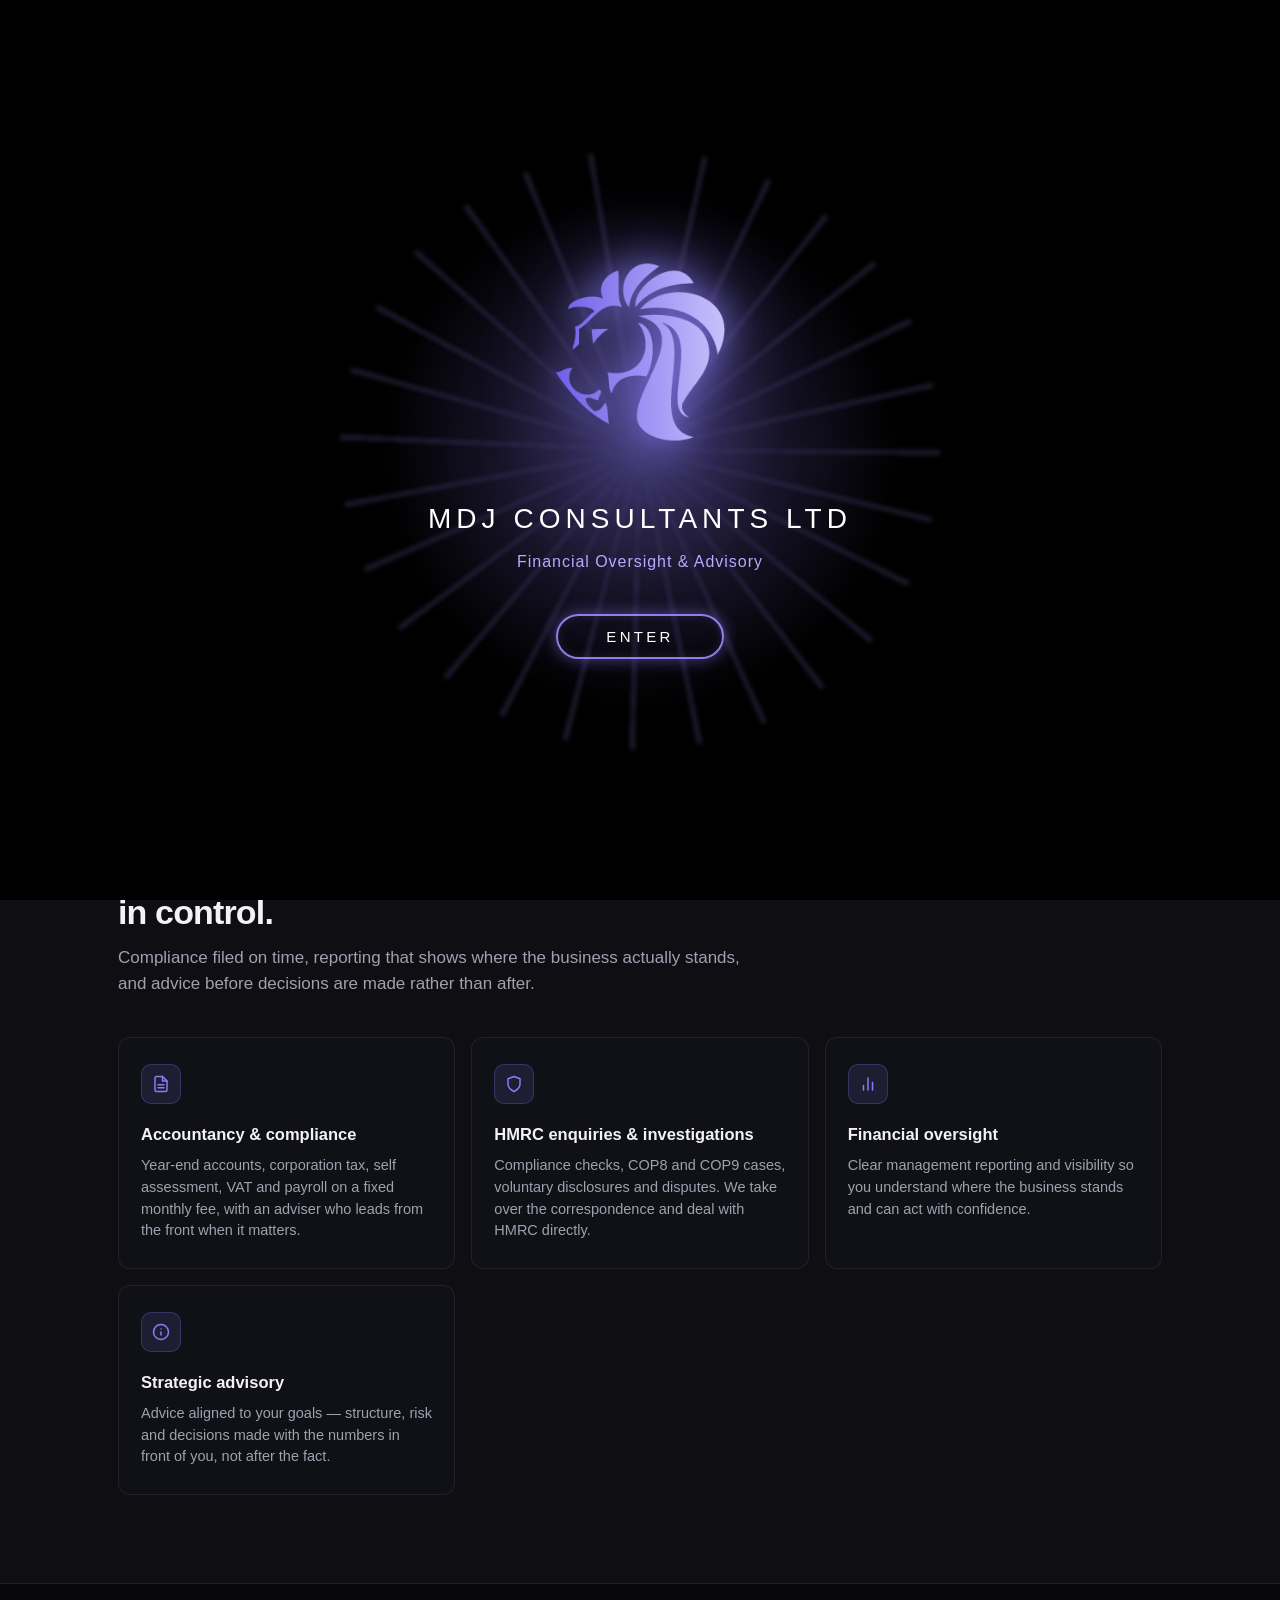
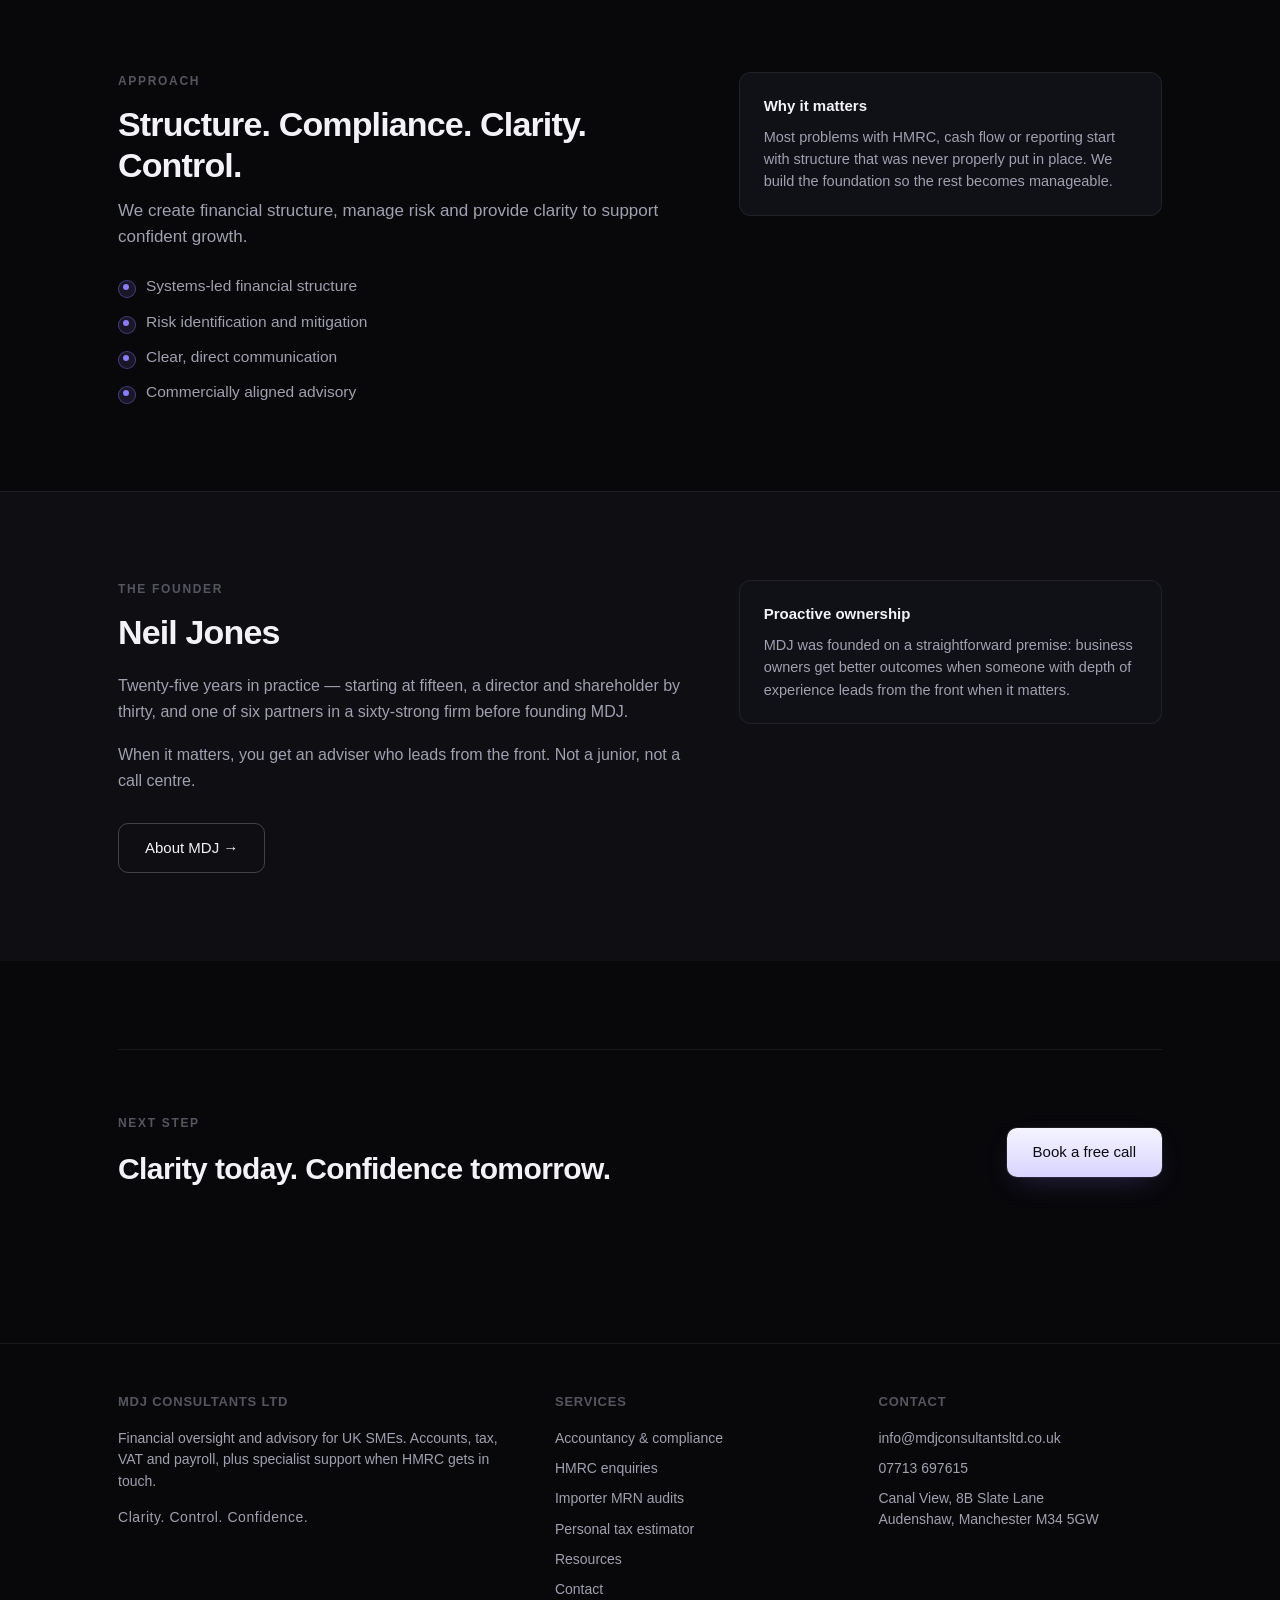
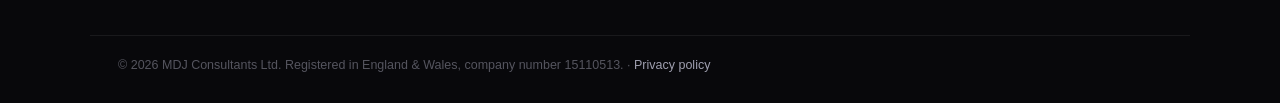
<file: index.html>
<!DOCTYPE html>
<html lang="en-GB">
<head>
  <meta charset="UTF-8">
  <meta name="viewport" content="width=device-width, initial-scale=1.0">
  <title>MDJ Consultants Ltd — Accountants & HMRC Enquiry Specialists, Manchester</title>
  <meta name="description" content="MDJ Consultants Ltd provides financial oversight, compliance support and advisory services to UK SMEs. Direct access to an experienced adviser. Fixed fees agreed in writing.">
  <link rel="canonical" href="https://www.mdjconsultantsltd.co.uk/index.html">
  <link rel="icon" type="image/png" href="logo.png">
  <link rel="stylesheet" href="styles.css">
</head>
<body>

  <div class="splash" id="splash">
    <div class="splash-glow"></div>
    <div class="splash-rays"></div>
    <img src="logo.png" alt="" class="splash-logo" />
    <div class="splash-text">
      <div class="splash-name">MDJ CONSULTANTS LTD</div>
      <div class="splash-tagline">Financial Oversight & Advisory</div>
    </div>
    <button type="button" class="splash-enter" id="splash-enter">ENTER</button>
  </div>

  <nav class="nav">
    <a href="index.html" class="wordmark-group">
      <img src="logo.png" alt="MDJ Consultants">
      <span class="wordmark">MDJ Consultants Ltd</span>
    </a>
    <div class="nav-links" id="site-menu">
      <a href="index.html" aria-current="page">Home</a>
      <a href="about.html">About</a>
      <a href="accountancy-services.html">Accountancy</a>
      <a href="hmrc-investigations.html">HMRC enquiries</a>
            <a href="importer-mrn-audits.html">Importer audits</a>
      <a href="resources.html">Resources</a>
      <a href="contact.html">Contact</a>
    </div>
    <a href="contact.html" class="btn nav-cta" style="padding: 10px 20px; font-size: 13.5px;">Book a free call</a>
    <button class="nav-toggle" type="button" aria-expanded="false" aria-controls="site-menu">Menu</button>
  </nav>

  <section class="hero">
    <div class="container">
      <div class="hero-content">
        <div class="hero-badge"><span>Accountants &amp; HMRC specialists</span></div>
        <h1>When it matters, an adviser who leads from the front.</h1>
        <p class="hero-sub">Financial oversight, compliance support and advisory for UK SMEs — with proactive ownership when something needs attention, not just when you call.</p>
        <div style="display: flex; gap: 14px; flex-wrap: wrap;">
          <a href="contact.html" class="btn">Request a structured review</a>
          <a href="accountancy-services.html" class="btn btn-ghost">View services</a>
        </div>
        <div class="hero-meta">
          <div class="hero-meta-item">
            <strong>25+</strong>
            years in practice
          </div>
          <div class="hero-meta-item">
            <strong>1</strong>
            named senior adviser
          </div>
          <div class="hero-meta-item">
            <strong>Fixed</strong>
            fees agreed in writing
          </div>
        </div>
      </div>
    </div>
  </section>

  <section class="section" style="background: var(--bg-raise); border-top: 1px solid var(--border); border-bottom: 1px solid var(--border);">
    <div class="container">
      <div class="section-header">
        <div class="eyebrow">Services</div>
        <h2>Accounts, tax and advice that keep you in control.</h2>
        <p>Compliance filed on time, reporting that shows where the business actually stands, and advice before decisions are made rather than after.</p>
      </div>

      <div class="services-grid">
        <a href="accountancy-services.html" class="service-card" style="text-decoration: none; color: inherit;">
          <div class="icon">
            <svg width="18" height="18" viewBox="0 0 24 24" fill="none" stroke="currentColor" stroke-width="2" stroke-linecap="round" stroke-linejoin="round"><path d="M14 2H6a2 2 0 0 0-2 2v16a2 2 0 0 0 2 2h12a2 2 0 0 0 2-2V8z"/><polyline points="14 2 14 8 20 8"/><line x1="16" y1="13" x2="8" y2="13"/><line x1="16" y1="17" x2="8" y2="17"/></svg>
          </div>
          <h3>Accountancy &amp; compliance</h3>
          <p>Year-end accounts, corporation tax, self assessment, VAT and payroll on a fixed monthly fee, with an adviser who leads from the front when it matters.</p>
        </a>

        <a href="hmrc-investigations.html" class="service-card" style="text-decoration: none; color: inherit;">
          <div class="icon">
            <svg width="18" height="18" viewBox="0 0 24 24" fill="none" stroke="currentColor" stroke-width="2" stroke-linecap="round" stroke-linejoin="round"><path d="M12 22s8-4 8-10V5l-8-3-8 3v7c0 6 8 10 8 10z"/></svg>
          </div>
          <h3>HMRC enquiries &amp; investigations</h3>
          <p>Compliance checks, COP8 and COP9 cases, voluntary disclosures and disputes. We take over the correspondence and deal with HMRC directly.</p>
        </a>

        <div class="service-card">
          <div class="icon">
            <svg width="18" height="18" viewBox="0 0 24 24" fill="none" stroke="currentColor" stroke-width="2" stroke-linecap="round" stroke-linejoin="round"><line x1="18" y1="20" x2="18" y2="10"/><line x1="12" y1="20" x2="12" y2="4"/><line x1="6" y1="20" x2="6" y2="14"/></svg>
          </div>
          <h3>Financial oversight</h3>
          <p>Clear management reporting and visibility so you understand where the business stands and can act with confidence.</p>
        </div>

        <div class="service-card">
          <div class="icon">
            <svg width="18" height="18" viewBox="0 0 24 24" fill="none" stroke="currentColor" stroke-width="2" stroke-linecap="round" stroke-linejoin="round"><circle cx="12" cy="12" r="10"/><path d="M12 16v-4"/><path d="M12 8h.01"/></svg>
          </div>
          <h3>Strategic advisory</h3>
          <p>Advice aligned to your goals — structure, risk and decisions made with the numbers in front of you, not after the fact.</p>
        </div>
      </div>
    </div>
  </section>

  <section class="section">
    <div class="container">
      <div class="split">
        <div>
          <div class="eyebrow">Approach</div>
          <div class="section-header" style="margin-bottom: 24px;">
            <h2>Structure. Compliance. Clarity. Control.</h2>
            <p>We create financial structure, manage risk and provide clarity to support confident growth.</p>
          </div>
          <ul class="checklist">
            <li>Systems-led financial structure</li>
            <li>Risk identification and mitigation</li>
            <li>Clear, direct communication</li>
            <li>Commercially aligned advisory</li>
          </ul>
        </div>
        <div>
          <div class="notice" style="margin-top: 0;">
            <h3>Why it matters</h3>
            <p>Most problems with HMRC, cash flow or reporting start with structure that was never properly put in place. We build the foundation so the rest becomes manageable.</p>
          </div>
        </div>
      </div>
    </div>
  </section>

  <section class="section" style="background: var(--bg-raise); border-top: 1px solid var(--border);">
    <div class="container">
      <div class="split">
        <div>
          <div class="eyebrow">The founder</div>
          <div class="section-header" style="margin-bottom: 20px;">
            <h2>Neil Jones</h2>
          </div>
          <div class="about-text">
            <p>Twenty-five years in practice — starting at fifteen, a director and shareholder by thirty, and one of six partners in a sixty-strong firm before founding MDJ.</p>
            <p style="margin-top: 16px;">When it matters, you get an adviser who leads from the front. Not a junior, not a call centre.</p>
          </div>
          <div style="margin-top: 28px;">
            <a href="about.html" class="btn btn-ghost">About MDJ →</a>
          </div>
        </div>
        <div>
          <div class="notice" style="margin-top: 0;">
            <h3>Proactive ownership</h3>
            <p>MDJ was founded on a straightforward premise: business owners get better outcomes when someone with depth of experience leads from the front when it matters.</p>
          </div>
        </div>
      </div>
    </div>
  </section>

  <section class="section">
    <div class="container">
      <div class="closing">
        <div>
          <div class="eyebrow">Next step</div>
          <h2>Clarity today. Confidence tomorrow.</h2>
        </div>
        <div>
          <a href="contact.html" class="btn">Book a free call</a>
        </div>
      </div>
    </div>
  </section>

  <footer class="site-footer">
    <div class="footer-grid">
      <div>
        <h4>MDJ Consultants Ltd</h4>
        <p>Financial oversight and advisory for UK SMEs. Accounts, tax, VAT and payroll, plus specialist support when HMRC gets in touch.</p>
        <p style="margin-top: 14px; color: var(--text-dim); letter-spacing: 0.04em;">Clarity. Control. Confidence.</p>
      </div>
      <div>
        <h4>Services</h4>
        <ul>
          <li><a href="accountancy-services.html">Accountancy &amp; compliance</a></li>
          <li><a href="hmrc-investigations.html">HMRC enquiries</a></li>
                    <li><a href="importer-mrn-audits.html">Importer MRN audits</a></li>
          <li><a href="tax-estimator.html">Personal tax estimator</a></li>
          <li><a href="resources.html">Resources</a></li>
          <li><a href="contact.html">Contact</a></li>
        </ul>
      </div>
      <div>
        <h4>Contact</h4>
        <ul>
          <li><a href="mailto:info@mdjconsultantsltd.co.uk">info@mdjconsultantsltd.co.uk</a></li>
          <li><a href="tel:+447713697615">07713 697615</a></li>
          <li>Canal View, 8B Slate Lane<br>Audenshaw, Manchester M34 5GW</li>
        </ul>
      </div>
    </div>
    <div class="footer-legal">
      © <span data-year>2026</span> MDJ Consultants Ltd. Registered in England &amp; Wales, company number 15110513.
      · <a href="privacy.html">Privacy policy</a>
    </div>
  </footer>

<script src="site.js" defer></script>
</body>
</html>
</file>
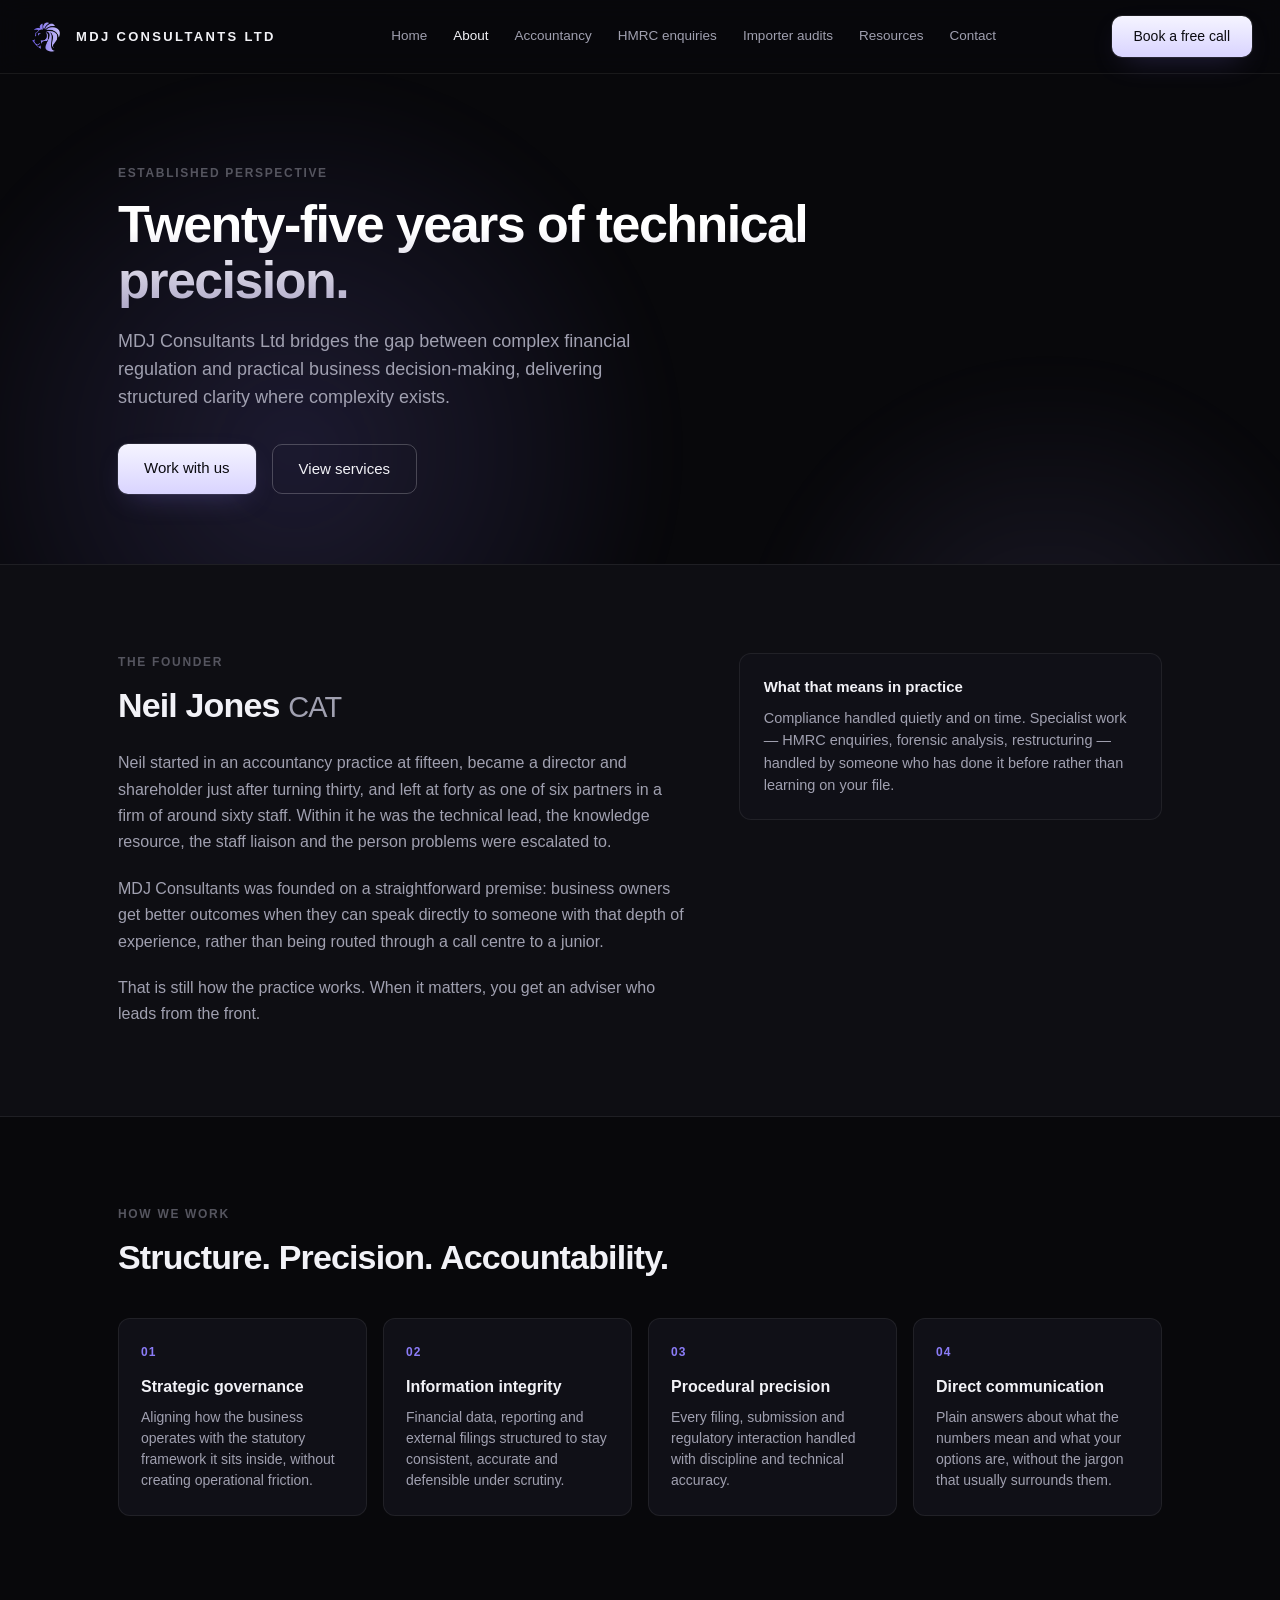
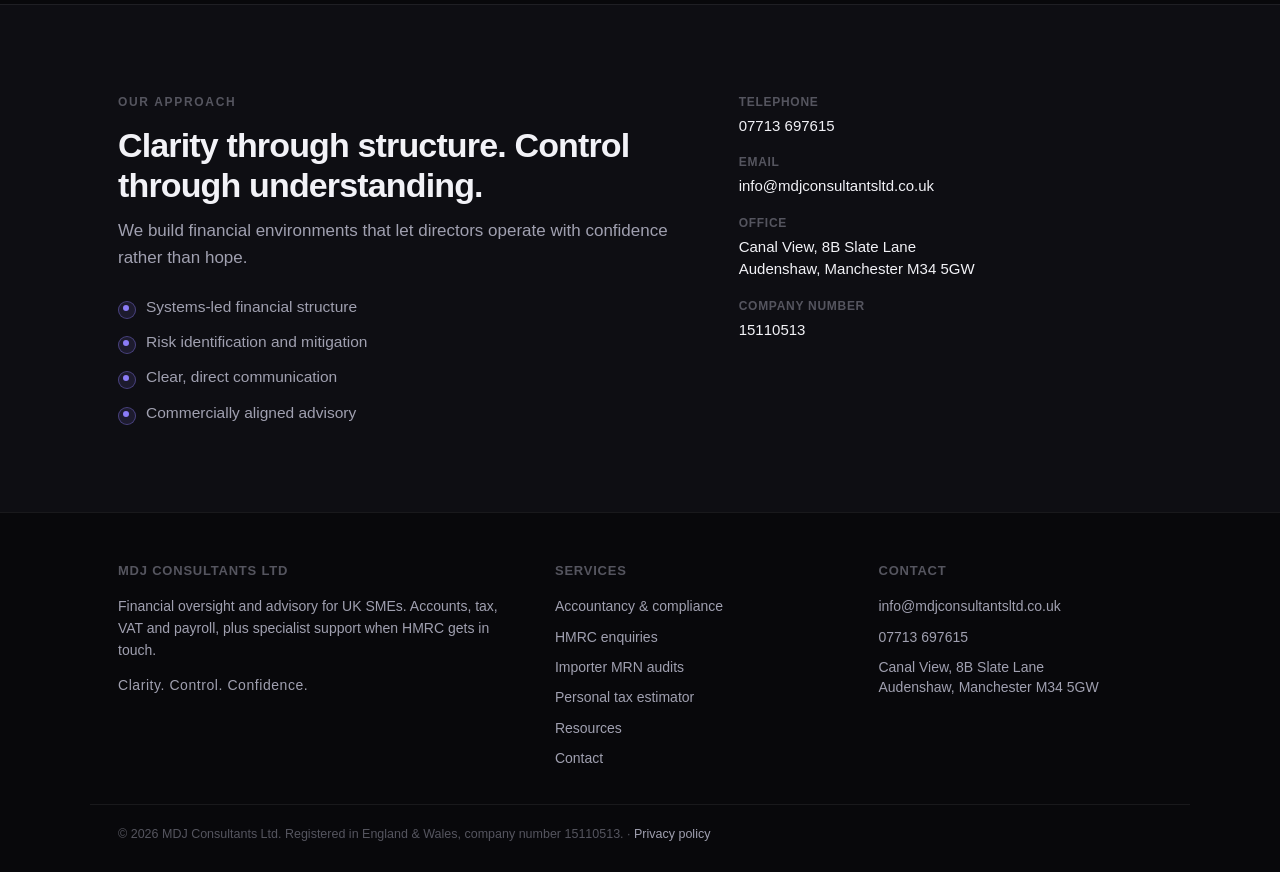
<file: about.html>
<!DOCTYPE html>
<html lang="en-GB">
<head>
    <meta charset="UTF-8">
    <meta name="viewport" content="width=device-width, initial-scale=1.0">
    <title>About MDJ Consultants — 25 years in practice | Manchester</title>
    <meta name="description" content="MDJ Consultants Ltd was founded by Neil Jones after 25 years in accountancy practice. Direct access to an experienced adviser for UK SMEs.">
    <link rel="canonical" href="https://www.mdjconsultantsltd.co.uk/about.html">
    <link rel="icon" type="image/png" href="logo.png">
    <link rel="stylesheet" href="styles.css">
</head>
<body>

    <nav class="nav">
        <a href="index.html" class="wordmark-group">
            <img src="logo.png" alt="" />
            <span class="wordmark">MDJ Consultants Ltd</span>
        </a>

        <div class="nav-links" id="site-menu">
            <a href="index.html">Home</a>
            <a href="about.html" aria-current="page">About</a>
            <a href="accountancy-services.html">Accountancy</a>
            <a href="hmrc-investigations.html">HMRC enquiries</a>
            <a href="importer-mrn-audits.html">Importer audits</a>
            <a href="resources.html">Resources</a>
            <a href="contact.html">Contact</a>
        </div>

        <a href="contact.html" class="btn nav-cta" style="padding: 10px 22px; font-size: 14px;">Book a free call</a>
        <button class="nav-toggle" type="button" aria-expanded="false" aria-controls="site-menu">Menu</button>
    </nav>

    <section class="hero hero-lp">
        <div class="hero-content">
            <div class="eyebrow">Established perspective</div>

            <h1>Twenty-five years of technical precision.</h1>
            <p class="hero-sub">MDJ Consultants Ltd bridges the gap between complex financial regulation and practical business decision-making, delivering structured clarity where complexity exists.</p>

            <div style="display: flex; gap: 16px; flex-wrap: wrap;">
                <a href="contact.html" class="btn">Work with us</a>
                <a href="accountancy-services.html" class="btn btn-ghost">View services</a>
            </div>
        </div>
    </section>

    <section class="section" style="background: var(--bg-raise); border-top: 1px solid var(--border); border-bottom: 1px solid var(--border);">
        <div class="split">
            <div>
                <div class="eyebrow">The founder</div>
                <div class="section-header" style="margin-bottom: 24px;">
                    <h2>Neil Jones <span style="font-weight: 400; color: var(--text-dim); font-size: 0.85em;">CAT</span></h2>
                </div>
                <div class="about-text">
                    <p>Neil started in an accountancy practice at fifteen, became a director and shareholder just after turning thirty, and left at forty as one of six partners in a firm of around sixty staff. Within it he was the technical lead, the knowledge resource, the staff liaison and the person problems were escalated to.</p>
                    <p style="margin-top: 20px;">MDJ Consultants was founded on a straightforward premise: business owners get better outcomes when they can speak directly to someone with that depth of experience, rather than being routed through a call centre to a junior.</p>
                    <p style="margin-top: 20px;">That is still how the practice works. When it matters, you get an adviser who leads from the front.</p>
                </div>
            </div>
            <div>
                <div class="notice" style="margin-top: 0;">
                    <h3>What that means in practice</h3>
                    <p>Compliance handled quietly and on time. Specialist work — HMRC enquiries, forensic analysis, restructuring — handled by someone who has done it before rather than learning on your file.</p>
                </div>
            </div>
        </div>
    </section>

    <section class="section">
        <div class="eyebrow">How we work</div>
        <div class="section-header">
            <h2>Structure. Precision. Accountability.</h2>
        </div>

        <ul class="pillars">
            <li>
                <span class="num">01</span>
                <h3>Strategic governance</h3>
                <p>Aligning how the business operates with the statutory framework it sits inside, without creating operational friction.</p>
            </li>
            <li>
                <span class="num">02</span>
                <h3>Information integrity</h3>
                <p>Financial data, reporting and external filings structured to stay consistent, accurate and defensible under scrutiny.</p>
            </li>
            <li>
                <span class="num">03</span>
                <h3>Procedural precision</h3>
                <p>Every filing, submission and regulatory interaction handled with discipline and technical accuracy.</p>
            </li>
            <li>
                <span class="num">04</span>
                <h3>Direct communication</h3>
                <p>Plain answers about what the numbers mean and what your options are, without the jargon that usually surrounds them.</p>
            </li>
        </ul>
    </section>

    <section class="section" style="background: var(--bg-raise); border-top: 1px solid var(--border);">
        <div class="split">
            <div>
                <div class="eyebrow">Our approach</div>
                <div class="section-header" style="margin-bottom: 24px;">
                    <h2>Clarity through structure. Control through understanding.</h2>
                    <p>We build financial environments that let directors operate with confidence rather than hope.</p>
                </div>
                <ul class="checklist">
                    <li>Systems-led financial structure</li>
                    <li>Risk identification and mitigation</li>
                    <li>Clear, direct communication</li>
                    <li>Commercially aligned advisory</li>
                </ul>
            </div>
            <div>
                <ul class="details">
                    <li><span>Telephone</span><a href="tel:+447713697615">07713 697615</a></li>
                    <li><span>Email</span><a href="mailto:info@mdjconsultantsltd.co.uk">info@mdjconsultantsltd.co.uk</a></li>
                    <li><span>Office</span>Canal View, 8B Slate Lane<br>Audenshaw, Manchester M34 5GW</li>
                    <li><span>Company number</span>15110513</li>
                </ul>
            </div>
        </div>
    </section>

    <footer class="site-footer">
        <div class="footer-grid">
            <div>
                <h4>MDJ Consultants Ltd</h4>
                <p>Financial oversight and advisory for UK SMEs. Accounts, tax, VAT and payroll, plus specialist support when HMRC gets in touch.</p>
                <p style="margin-top: 14px; color: var(--text-dim); letter-spacing: 0.04em;">Clarity. Control. Confidence.</p>
            </div>
            <div>
                <h4>Services</h4>
                <ul>
                    <li><a href="accountancy-services.html">Accountancy &amp; compliance</a></li>
                    <li><a href="hmrc-investigations.html">HMRC enquiries</a></li>
                    <li><a href="importer-mrn-audits.html">Importer MRN audits</a></li>
                    <li><a href="tax-estimator.html">Personal tax estimator</a></li>
                    <li><a href="resources.html">Resources</a></li>
                    <li><a href="contact.html">Contact</a></li>
                </ul>
            </div>
            <div>
                <h4>Contact</h4>
                <ul>
                    <li><a href="mailto:info@mdjconsultantsltd.co.uk">info@mdjconsultantsltd.co.uk</a></li>
                    <li><a href="tel:+447713697615">07713 697615</a></li>
                    <li>Canal View, 8B Slate Lane<br />Audenshaw, Manchester M34 5GW</li>
                </ul>
            </div>
        </div>
        <div class="footer-legal">
            © <span data-year>2026</span> MDJ Consultants Ltd. Registered in England &amp; Wales, company number 15110513.
            · <a href="privacy.html">Privacy policy</a>
        </div>
    </footer>

<script src="site.js" defer></script>
</body>
</html>
</file>
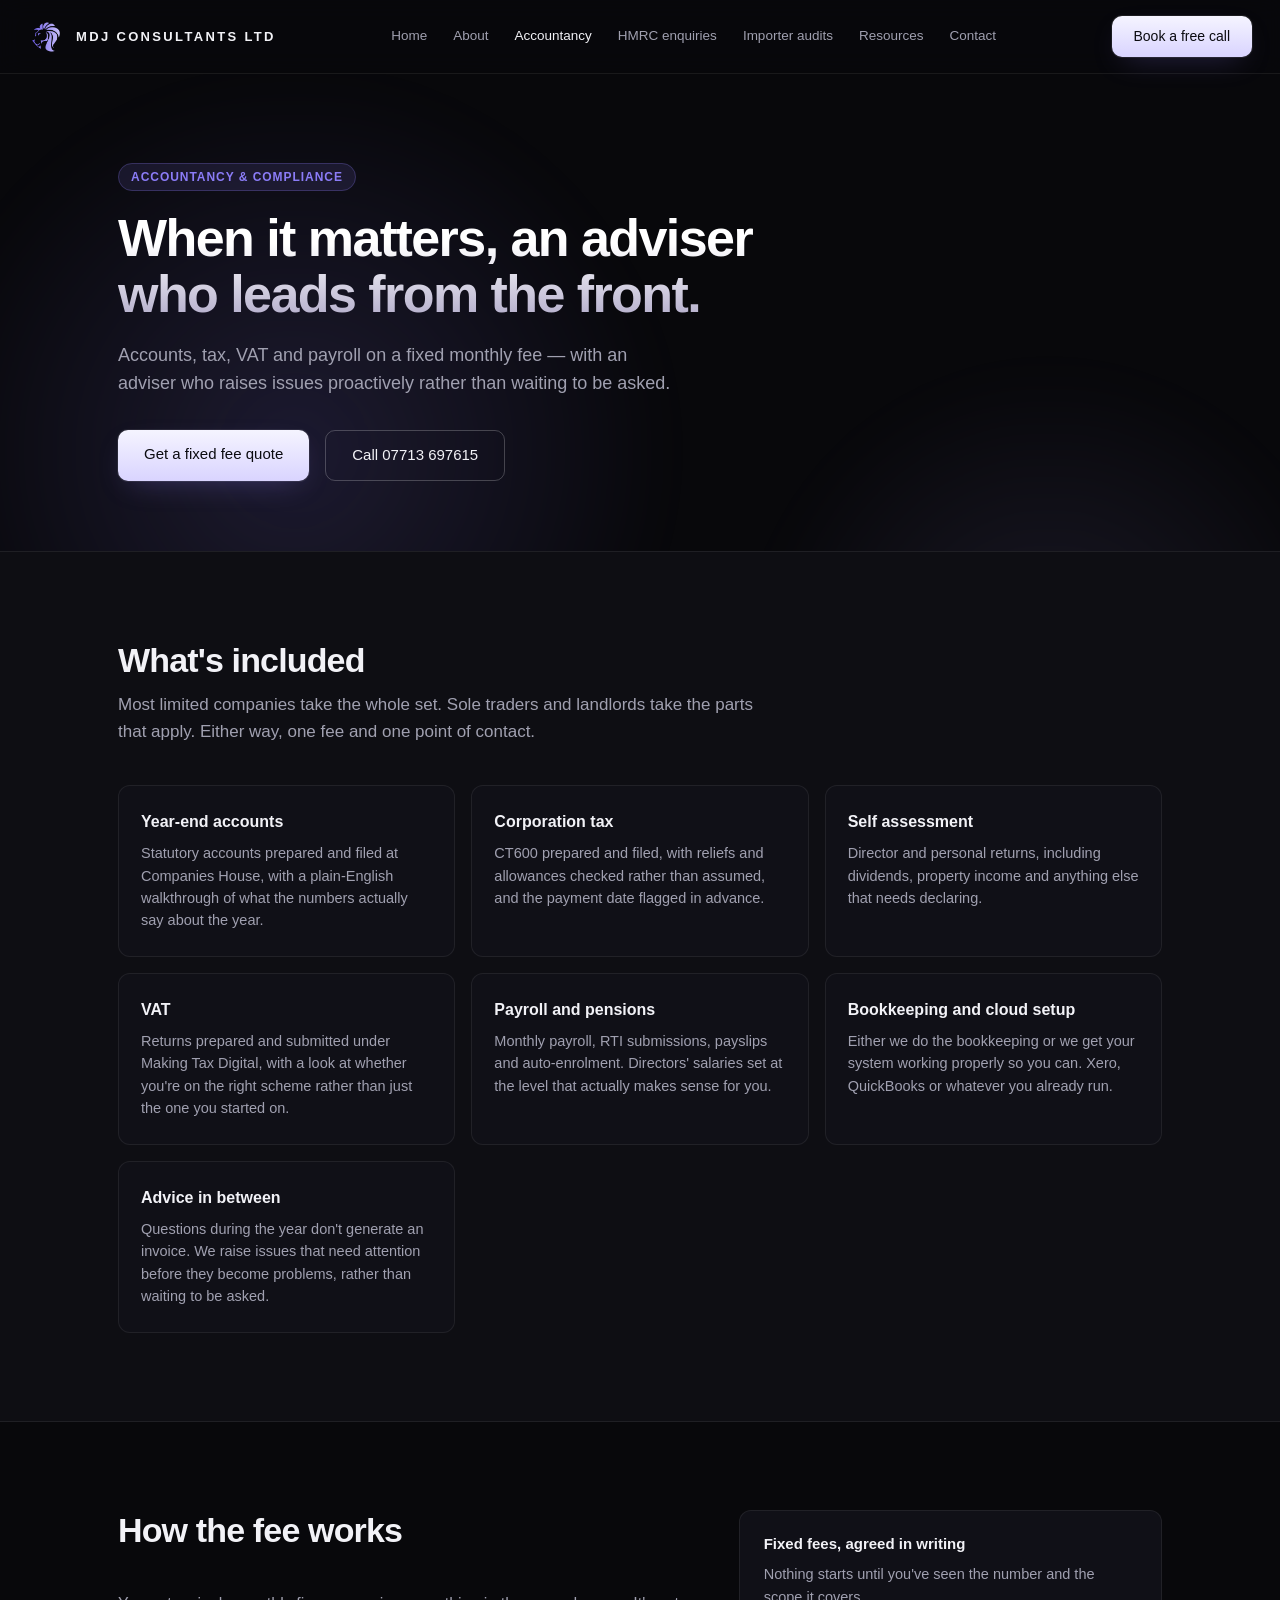
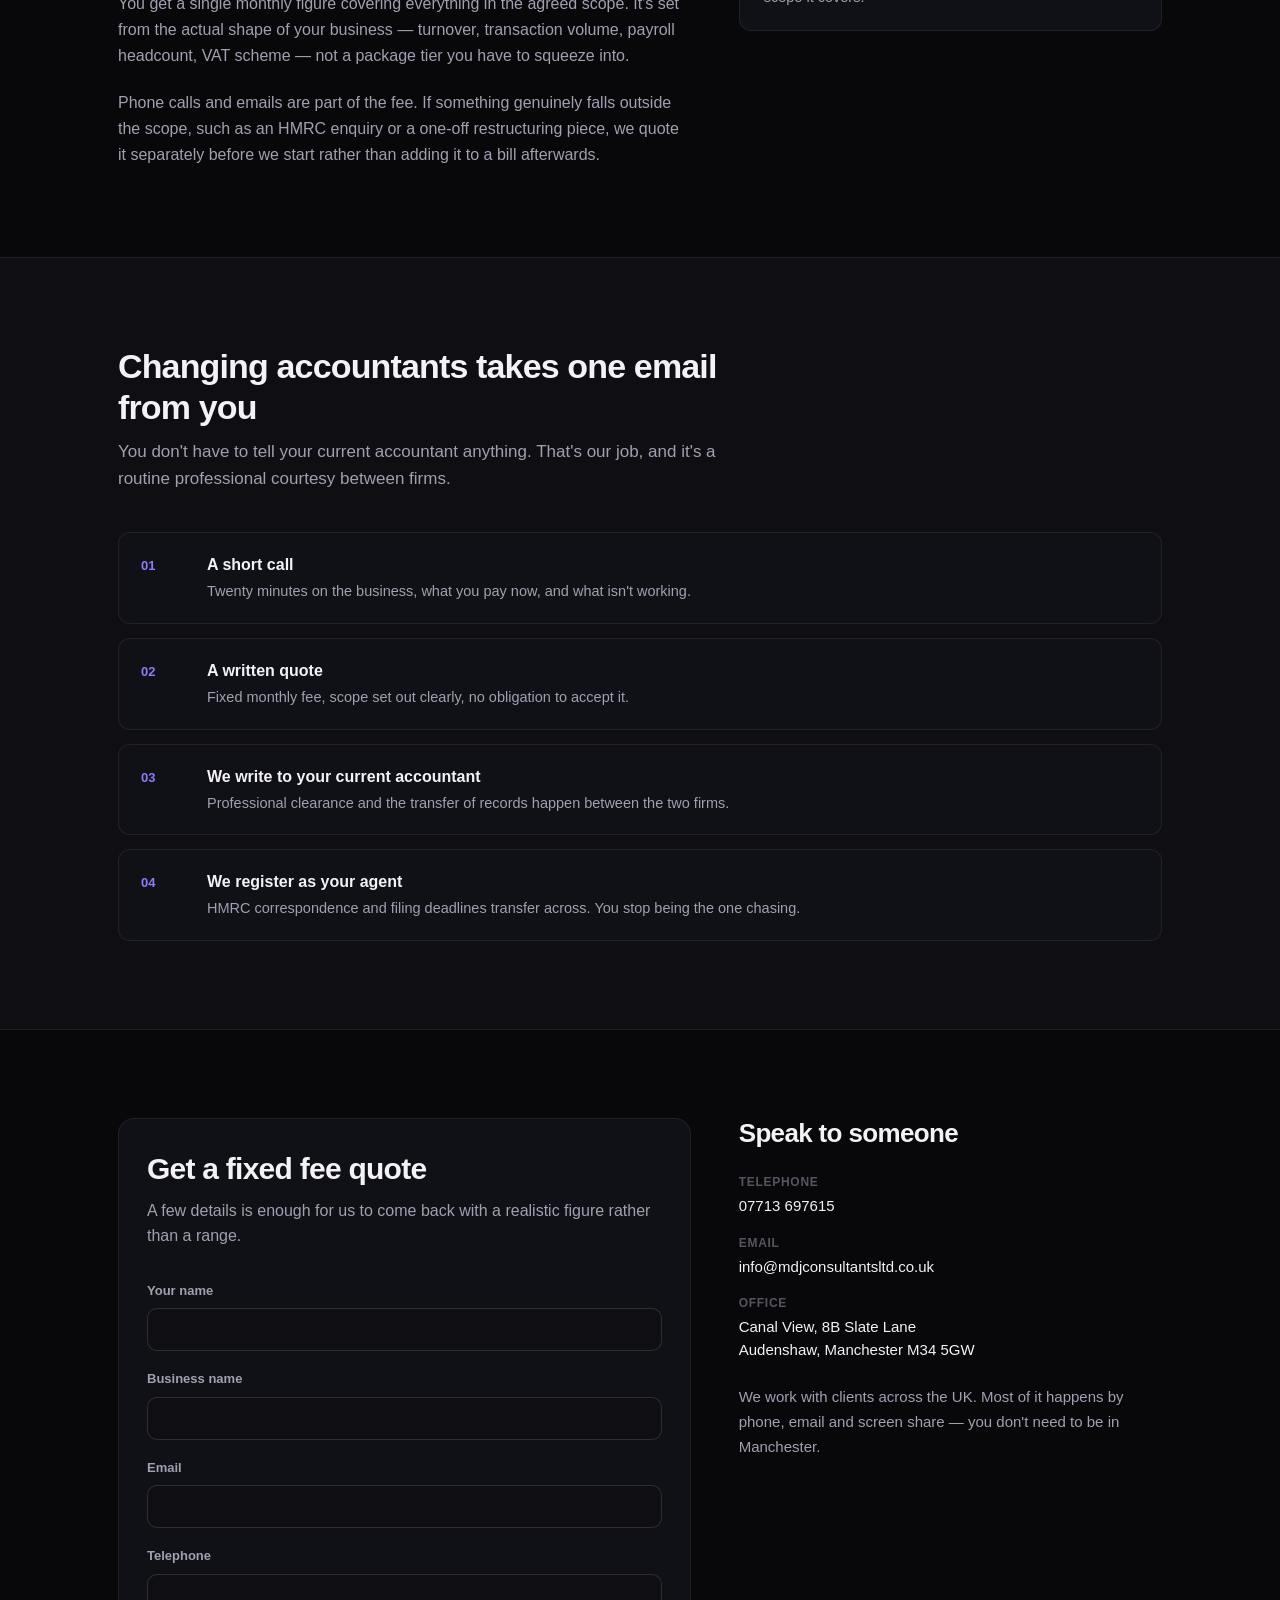
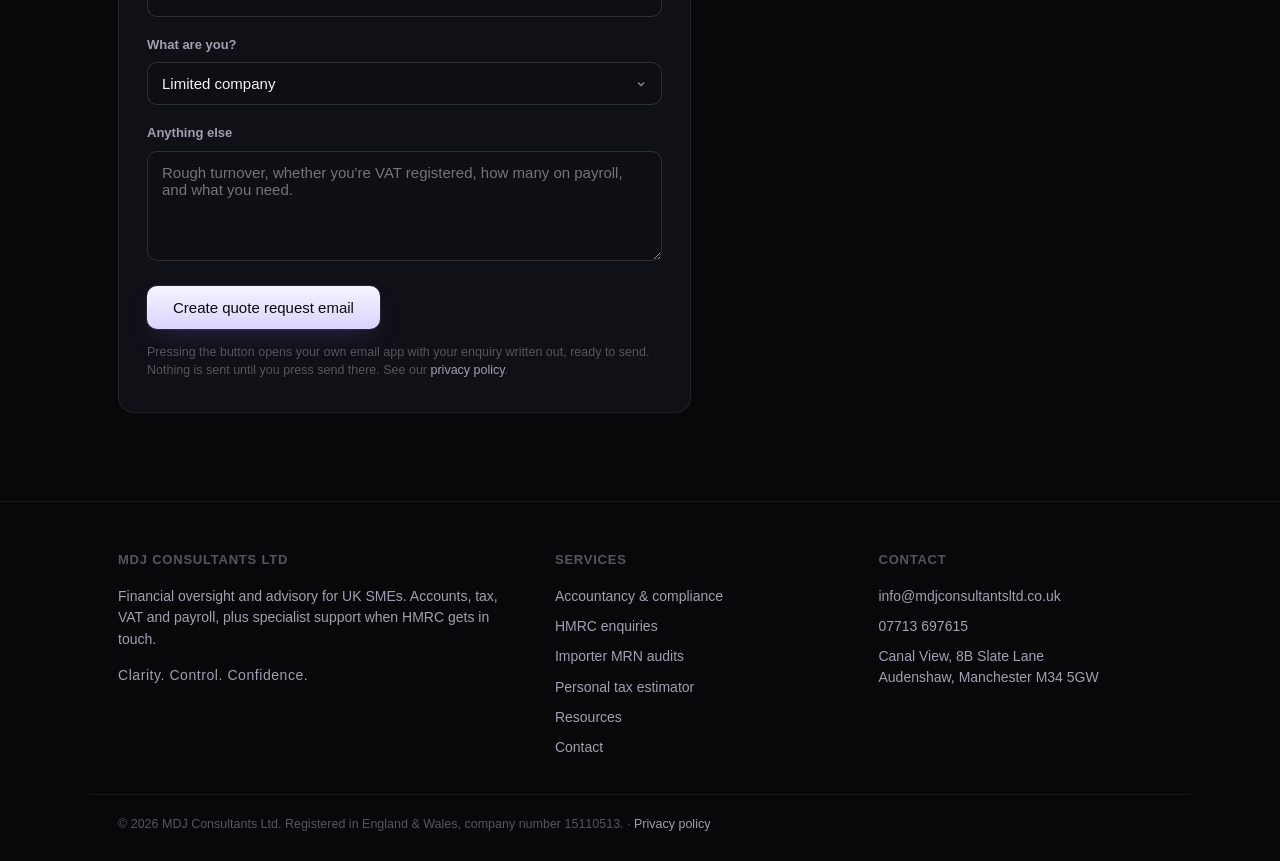
<file: accountancy-services.html>
<!DOCTYPE html>
<html lang="en-GB">
<head>
    <meta charset="UTF-8">
    <meta name="viewport" content="width=device-width, initial-scale=1.0">
    <title>Accountants for UK small businesses — fixed monthly fees | MDJ Consultants</title>
    <meta name="description" content="Year-end accounts, corporation tax, self assessment, VAT and payroll on a fixed monthly fee. Direct access to your adviser. We handle the switch from your current accountant.">
    <link rel="canonical" href="https://www.mdjconsultantsltd.co.uk/accountancy-services.html">
    <link rel="icon" type="image/png" href="logo.png">
    <link rel="stylesheet" href="styles.css">
</head>
<body>

    <nav class="nav">
        <a href="index.html" class="wordmark-group">
            <img src="logo.png" alt="" />
            <span class="wordmark">MDJ Consultants Ltd</span>
        </a>

        <div class="nav-links" id="site-menu">
            <a href="index.html">Home</a>
            <a href="about.html">About</a>
            <a href="accountancy-services.html" aria-current="page">Accountancy</a>
            <a href="hmrc-investigations.html">HMRC enquiries</a>
            <a href="importer-mrn-audits.html">Importer audits</a>
            <a href="resources.html">Resources</a>
            <a href="contact.html">Contact</a>
        </div>

        <a href="contact.html" class="btn nav-cta" style="padding: 10px 22px; font-size: 14px;">Book a free call</a>
        <button class="nav-toggle" type="button" aria-expanded="false" aria-controls="site-menu">Menu</button>
    </nav>

    <section class="hero hero-lp">
        <div class="hero-content">
            <div class="hero-badge"><span>Accountancy &amp; compliance</span></div>

            <h1>When it matters, an adviser who leads from the front.</h1>
            <p class="hero-sub">Accounts, tax, VAT and payroll on a fixed monthly fee — with an adviser who raises issues proactively rather than waiting to be asked.</p>

            <div style="display: flex; gap: 16px; flex-wrap: wrap;">
                <a href="#enquiry" class="btn">Get a fixed fee quote</a>
                <a href="tel:+447713697615" class="btn btn-ghost">Call 07713 697615</a>
            </div>
        </div>
    </section>

    <section class="section" style="background: var(--bg-raise); border-top: 1px solid var(--border); border-bottom: 1px solid var(--border);">
        <div class="section-header">
            <h2>What's included</h2>
            <p>Most limited companies take the whole set. Sole traders and landlords take the parts that apply. Either way, one fee and one point of contact.</p>
        </div>

        <ul class="ledger">
            <li>
                <h3>Year-end accounts</h3>
                <p>Statutory accounts prepared and filed at Companies House, with a plain-English walkthrough of what the numbers actually say about the year.</p>
            </li>
            <li>
                <h3>Corporation tax</h3>
                <p>CT600 prepared and filed, with reliefs and allowances checked rather than assumed, and the payment date flagged in advance.</p>
            </li>
            <li>
                <h3>Self assessment</h3>
                <p>Director and personal returns, including dividends, property income and anything else that needs declaring.</p>
            </li>
            <li>
                <h3>VAT</h3>
                <p>Returns prepared and submitted under Making Tax Digital, with a look at whether you're on the right scheme rather than just the one you started on.</p>
            </li>
            <li>
                <h3>Payroll and pensions</h3>
                <p>Monthly payroll, RTI submissions, payslips and auto-enrolment. Directors' salaries set at the level that actually makes sense for you.</p>
            </li>
            <li>
                <h3>Bookkeeping and cloud setup</h3>
                <p>Either we do the bookkeeping or we get your system working properly so you can. Xero, QuickBooks or whatever you already run.</p>
            </li>
            <li>
                <h3>Advice in between</h3>
                <p>Questions during the year don't generate an invoice. We raise issues that need attention before they become problems, rather than waiting to be asked.</p>
            </li>
        </ul>
    </section>

    <section class="section">
        <div class="split">
            <div>
                <div class="section-header">
                    <h2>How the fee works</h2>
                </div>
                <div class="about-text">
                    <p>You get a single monthly figure covering everything in the agreed scope. It's set from the actual shape of your business — turnover, transaction volume, payroll headcount, VAT scheme — not a package tier you have to squeeze into.</p>
                    <p style="margin-top: 20px;">Phone calls and emails are part of the fee. If something genuinely falls outside the scope, such as an HMRC enquiry or a one-off restructuring piece, we quote it separately before we start rather than adding it to a bill afterwards.</p>
                </div>
            </div>
            <div>
                <div class="notice" style="margin-top: 0;">
                    <h3>Fixed fees, agreed in writing</h3>
                    <p>Nothing starts until you've seen the number and the scope it covers.</p>
                </div>
            </div>
        </div>
    </section>

    <section class="section" style="background: var(--bg-raise); border-top: 1px solid var(--border); border-bottom: 1px solid var(--border);">
        <div class="section-header">
            <h2>Changing accountants takes one email from you</h2>
            <p>You don't have to tell your current accountant anything. That's our job, and it's a routine professional courtesy between firms.</p>
        </div>

        <ol class="process">
            <li>
                <h3>A short call</h3>
                <p>Twenty minutes on the business, what you pay now, and what isn't working.</p>
            </li>
            <li>
                <h3>A written quote</h3>
                <p>Fixed monthly fee, scope set out clearly, no obligation to accept it.</p>
            </li>
            <li>
                <h3>We write to your current accountant</h3>
                <p>Professional clearance and the transfer of records happen between the two firms.</p>
            </li>
            <li>
                <h3>We register as your agent</h3>
                <p>HMRC correspondence and filing deadlines transfer across. You stop being the one chasing.</p>
            </li>
        </ol>
    </section>

    <section id="enquiry" class="section">
        <div class="split">
            <div class="form-panel">
                <div class="section-header" style="margin-bottom: 32px;">
                    <h2 style="font-size: 30px;">Get a fixed fee quote</h2>
                    <p style="font-size: 16px;">A few details is enough for us to come back with a realistic figure rather than a range.</p>
                </div>

                <form method="post" action="mailto:info@mdjconsultantsltd.co.uk" enctype="text/plain" data-enquiry>
                    <input type="hidden" name="topic" value="Accountancy quote">

                    <div class="field">
                        <label for="name">Your name</label>
                        <input id="name" name="name" type="text" autocomplete="name" required>
                    </div>
                    <div class="field">
                        <label for="business">Business name</label>
                        <input id="business" name="business" type="text" autocomplete="organization">
                    </div>
                    <div class="field">
                        <label for="email">Email</label>
                        <input id="email" name="email" type="email" autocomplete="email" required>
                    </div>
                    <div class="field">
                        <label for="phone">Telephone</label>
                        <input id="phone" name="phone" type="tel" autocomplete="tel">
                    </div>
                    <div class="field">
                        <label for="type">What are you?</label>
                        <select id="type" name="type">
                            <option>Limited company</option>
                            <option>Sole trader</option>
                            <option>Partnership</option>
                            <option>Landlord</option>
                            <option>Not trading yet</option>
                        </select>
                    </div>
                    <div class="field">
                        <label for="detail">Anything else</label>
                        <textarea id="detail" name="detail" placeholder="Rough turnover, whether you're VAT registered, how many on payroll, and what you need."></textarea>
                    </div>

                    <button class="btn" type="submit">Create quote request email</button>
                    <p class="consent">Pressing the button opens your own email app with your enquiry written out, ready to send. Nothing is sent until you press send there. See our <a href="privacy.html">privacy policy</a>.</p>
                </form>
            </div>

            <div>
                <div class="section-header" style="margin-bottom: 24px;">
                    <h2 style="font-size: 26px;">Speak to someone</h2>
                </div>
                <ul class="details">
                    <li><span>Telephone</span>07713 697615</li>
                    <li><span>Email</span><a href="mailto:info@mdjconsultantsltd.co.uk">info@mdjconsultantsltd.co.uk</a></li>
                    <li><span>Office</span>Canal View, 8B Slate Lane<br>Audenshaw, Manchester M34 5GW</li>
                </ul>
                <p style="color: var(--text-dim); font-size: 15px; margin-top: 24px; line-height: 1.65;">We work with clients across the UK. Most of it happens by phone, email and screen share — you don't need to be in Manchester.</p>
            </div>
        </div>
    </section>

    <footer class="site-footer">
        <div class="footer-grid">
            <div>
                <h4>MDJ Consultants Ltd</h4>
                <p>Financial oversight and advisory for UK SMEs. Accounts, tax, VAT and payroll, plus specialist support when HMRC gets in touch.</p>
                <p style="margin-top: 14px; color: var(--text-dim); letter-spacing: 0.04em;">Clarity. Control. Confidence.</p>
            </div>
            <div>
                <h4>Services</h4>
                <ul>
                    <li><a href="accountancy-services.html">Accountancy &amp; compliance</a></li>
                    <li><a href="hmrc-investigations.html">HMRC enquiries</a></li>
                    <li><a href="importer-mrn-audits.html">Importer MRN audits</a></li>
                    <li><a href="tax-estimator.html">Personal tax estimator</a></li>
                    <li><a href="resources.html">Resources</a></li>
                    <li><a href="contact.html">Contact</a></li>
                </ul>
            </div>
            <div>
                <h4>Contact</h4>
                <ul>
                    <li><a href="mailto:info@mdjconsultantsltd.co.uk">info@mdjconsultantsltd.co.uk</a></li>
                    <li><a href="tel:+447713697615">07713 697615</a></li>
                    <li>Canal View, 8B Slate Lane<br />Audenshaw, Manchester M34 5GW</li>
                </ul>
            </div>
        </div>
        <div class="footer-legal">
            © <span data-year>2026</span> MDJ Consultants Ltd. Registered in England &amp; Wales, company number 15110513.
            · <a href="privacy.html">Privacy policy</a>
        </div>
    </footer>

<script src="site.js" defer></script>
</body>
</html>
</file>
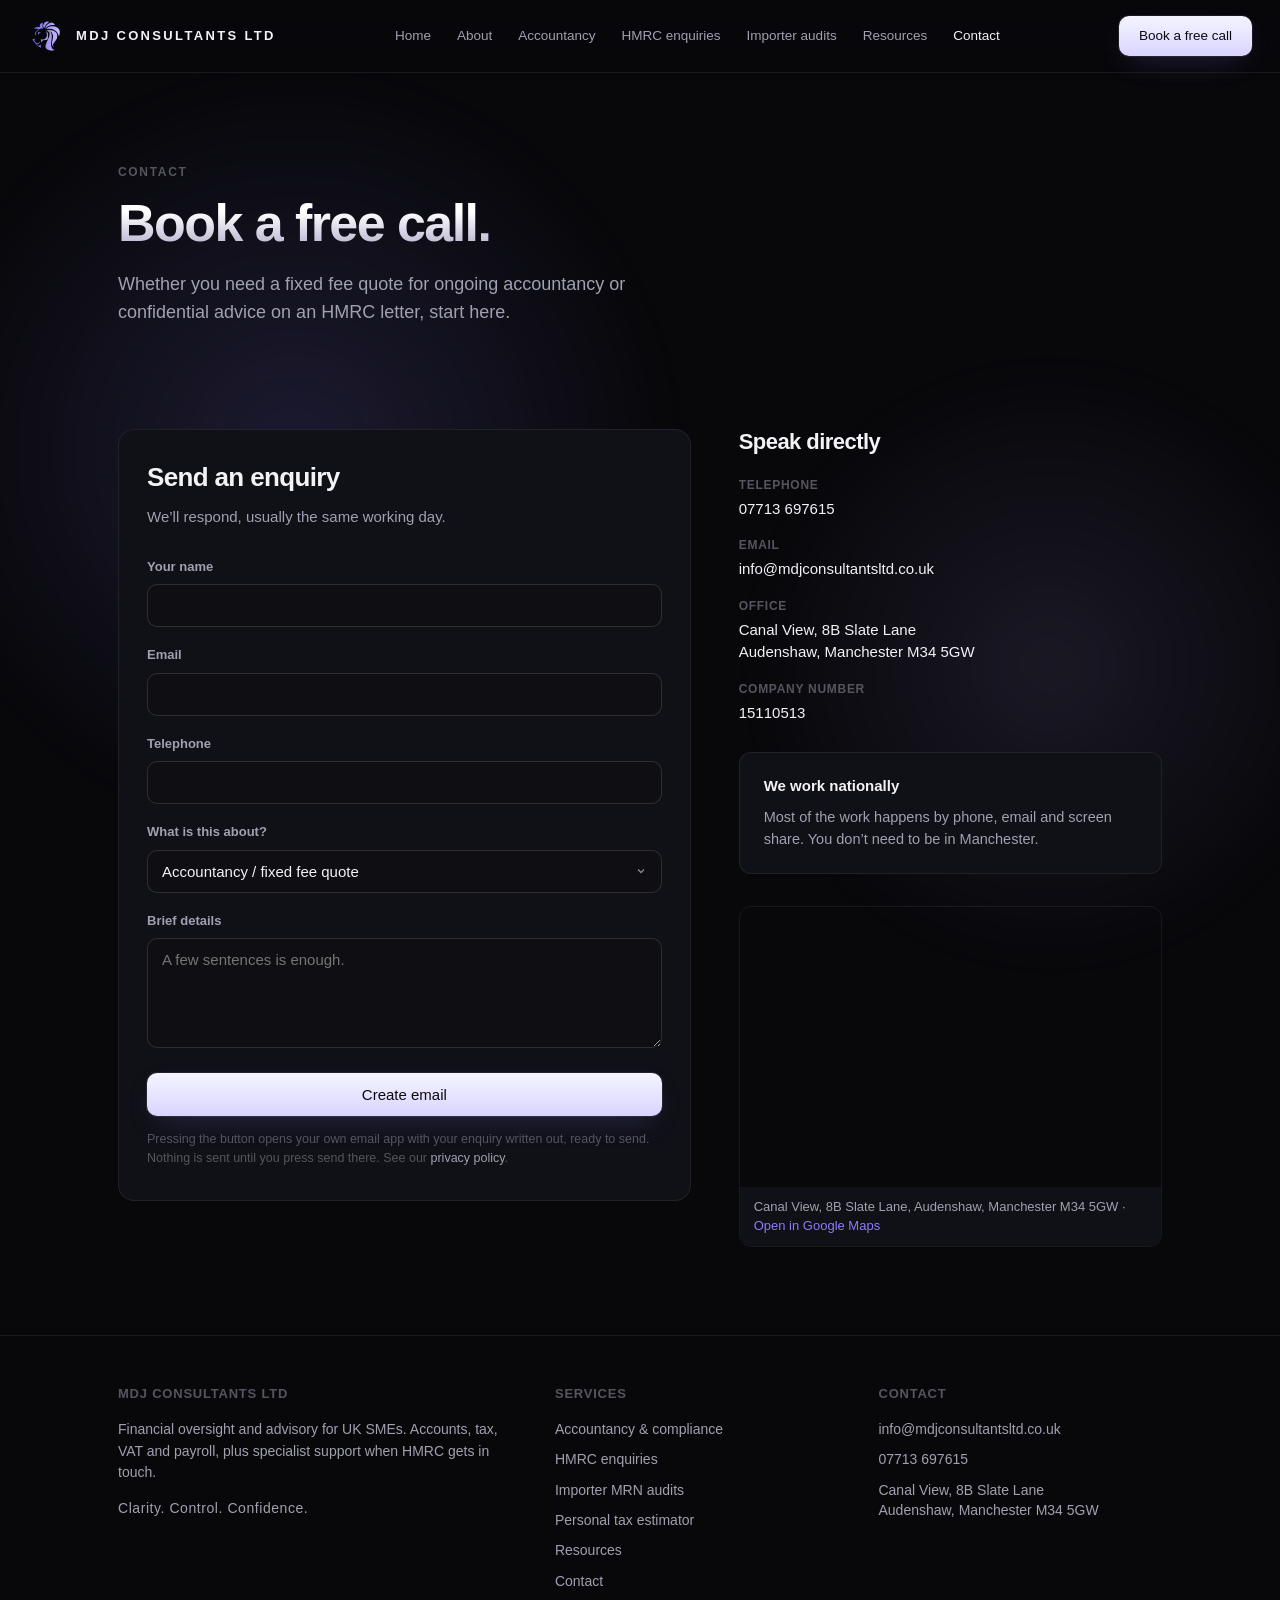
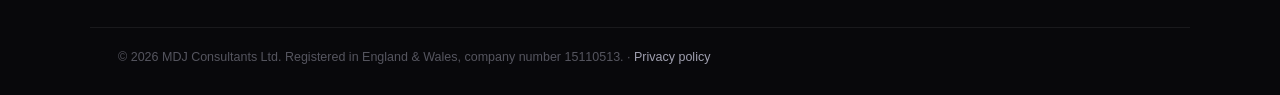
<file: contact.html>
<!DOCTYPE html>
<html lang="en-GB">
<head>
  <meta charset="UTF-8">
  <meta name="viewport" content="width=device-width, initial-scale=1.0">
  <title>Contact MDJ Consultants | Manchester</title>
  <meta name="description" content="Book a free call with MDJ Consultants Ltd. Request a structured review, fixed fee quote, or confidential advice on an HMRC enquiry.">
  <link rel="icon" type="image/png" href="logo.png">
  <link rel="stylesheet" href="styles.css">
</head>
<body>

  <nav class="nav">
    <a href="index.html" class="wordmark-group">
      <img src="logo.png" alt="MDJ Consultants">
      <span class="wordmark">MDJ Consultants Ltd</span>
    </a>
    <div class="nav-links" id="site-menu">
      <a href="index.html">Home</a>
      <a href="about.html">About</a>
      <a href="accountancy-services.html">Accountancy</a>
      <a href="hmrc-investigations.html">HMRC enquiries</a>
            <a href="importer-mrn-audits.html">Importer audits</a>
      <a href="resources.html">Resources</a>
      <a href="contact.html" aria-current="page">Contact</a>
    </div>
    <a href="contact.html" class="btn nav-cta" style="padding: 10px 20px; font-size: 13.5px;">Book a free call</a>
    <button class="nav-toggle" type="button" aria-expanded="false" aria-controls="site-menu">Menu</button>
  </nav>

  <section class="hero hero-lp">
    <div class="container">
      <div class="hero-content">
        <div class="eyebrow">Contact</div>
        <h1>Book a free call.</h1>
        <p class="hero-sub">Whether you need a fixed fee quote for ongoing accountancy or confidential advice on an HMRC letter, start here.</p>
      </div>
    </div>
  </section>

  <section class="section" style="padding-top: 0;">
    <div class="container">
      <div class="split">
        <div class="form-panel">
          <div class="section-header" style="margin-bottom: 28px;">
            <h2 style="font-size: 26px;">Send an enquiry</h2>
            <p style="font-size: 15px;">We’ll respond, usually the same working day.</p>
          </div>

          <form method="post" action="mailto:info@mdjconsultantsltd.co.uk" enctype="text/plain" data-enquiry>
            <div class="field">
              <label for="name">Your name</label>
              <input id="name" name="name" type="text" autocomplete="name" required>
            </div>
            <div class="field">
              <label for="email">Email</label>
              <input id="email" name="email" type="email" autocomplete="email" required>
            </div>
            <div class="field">
              <label for="phone">Telephone</label>
              <input id="phone" name="phone" type="tel" autocomplete="tel">
            </div>
            <div class="field">
              <label for="topic">What is this about?</label>
              <select id="topic" name="topic">
                <option>Accountancy / fixed fee quote</option>
                <option>HMRC enquiry or investigation</option>
                <option>General advice</option>
                <option>Something else</option>
              </select>
            </div>
            <div class="field">
              <label for="message">Brief details</label>
              <textarea id="message" name="message" placeholder="A few sentences is enough."></textarea>
            </div>
            <button class="btn" type="submit" style="width:100%;">Create email</button>
            <p class="consent">Pressing the button opens your own email app with your enquiry written out, ready to send. Nothing is sent until you press send there. See our <a href="privacy.html">privacy policy</a>.</p>
          </form>
        </div>

        <div>
          <div class="section-header" style="margin-bottom: 20px;">
            <h2 style="font-size: 22px;">Speak directly</h2>
          </div>
          <ul class="details">
            <li><span>Telephone</span><a href="tel:+447713697615">07713 697615</a></li>
            <li><span>Email</span><a href="mailto:info@mdjconsultantsltd.co.uk">info@mdjconsultantsltd.co.uk</a></li>
            <li><span>Office</span>Canal View, 8B Slate Lane<br>Audenshaw, Manchester M34 5GW</li>
            <li><span>Company number</span>15110513</li>
          </ul>
          <div class="notice" style="margin-top: 28px;">
            <h3>We work nationally</h3>
            <p>Most of the work happens by phone, email and screen share. You don’t need to be in Manchester.</p>
          </div>

          <div class="map-wrap" style="margin-top: 32px; border-radius: 12px; overflow: hidden; border: 1px solid var(--border);">
            <iframe
              title="MDJ Consultants Ltd – Canal View, 8B Slate Lane, Audenshaw"
              src="https://www.openstreetmap.org/export/embed.html?bbox=-2.143%2C53.470%2C-2.123%2C53.481&amp;layer=mapnik&amp;marker=53.4754%2C-2.1333"
              width="100%"
              height="280"
              style="border:0; display:block; filter: grayscale(25%) contrast(1.05);"
              loading="lazy"
              referrerpolicy="no-referrer-when-downgrade"
              allowfullscreen>
            </iframe>
            <p style="margin: 0; padding: 10px 14px; font-size: 13px; color: var(--text-dim); background: var(--bg-card);">
              Canal View, 8B Slate Lane, Audenshaw, Manchester M34 5GW
              · <a href="https://maps.app.goo.gl/9WiD4ijKR7YLZHi1A" target="_blank" rel="noopener">Open in Google Maps</a>
            </p>
          </div>
        </div>
      </div>
    </div>
  </section>

  <footer class="site-footer">
    <div class="footer-grid">
      <div>
        <h4>MDJ Consultants Ltd</h4>
        <p>Financial oversight and advisory for UK SMEs. Accounts, tax, VAT and payroll, plus specialist support when HMRC gets in touch.</p>
        <p style="margin-top: 14px; color: var(--text-dim); letter-spacing: 0.04em;">Clarity. Control. Confidence.</p>
      </div>
      <div>
        <h4>Services</h4>
        <ul>
          <li><a href="accountancy-services.html">Accountancy &amp; compliance</a></li>
          <li><a href="hmrc-investigations.html">HMRC enquiries</a></li>
                    <li><a href="importer-mrn-audits.html">Importer MRN audits</a></li>
          <li><a href="tax-estimator.html">Personal tax estimator</a></li>
          <li><a href="resources.html">Resources</a></li>
          <li><a href="contact.html">Contact</a></li>
        </ul>
      </div>
      <div>
        <h4>Contact</h4>
        <ul>
          <li><a href="mailto:info@mdjconsultantsltd.co.uk">info@mdjconsultantsltd.co.uk</a></li>
          <li><a href="tel:+447713697615">07713 697615</a></li>
          <li>Canal View, 8B Slate Lane<br>Audenshaw, Manchester M34 5GW</li>
        </ul>
      </div>
    </div>
    <div class="footer-legal">
      © <span data-year>2026</span> MDJ Consultants Ltd. Registered in England &amp; Wales, company number 15110513.
      · <a href="privacy.html">Privacy policy</a>
    </div>
  </footer>

<script src="site.js" defer></script>
</body>
</html>
</file>
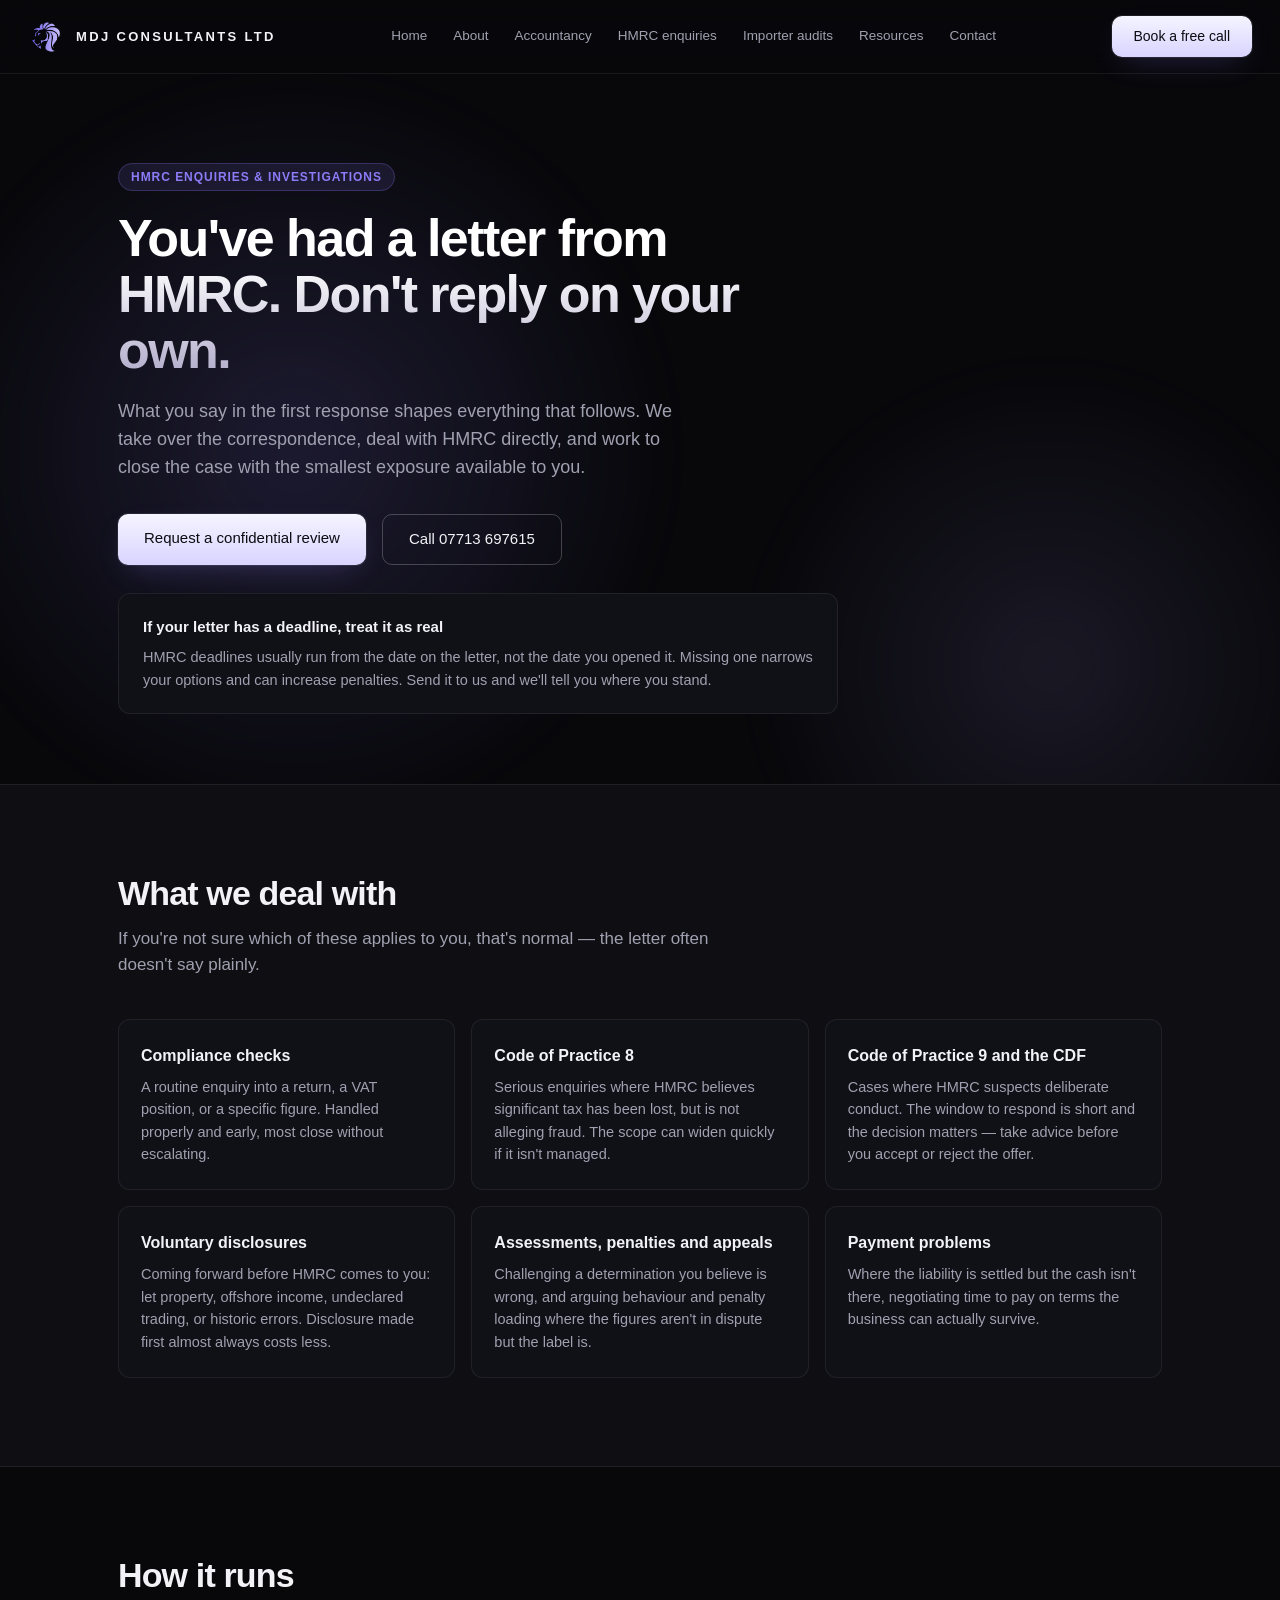
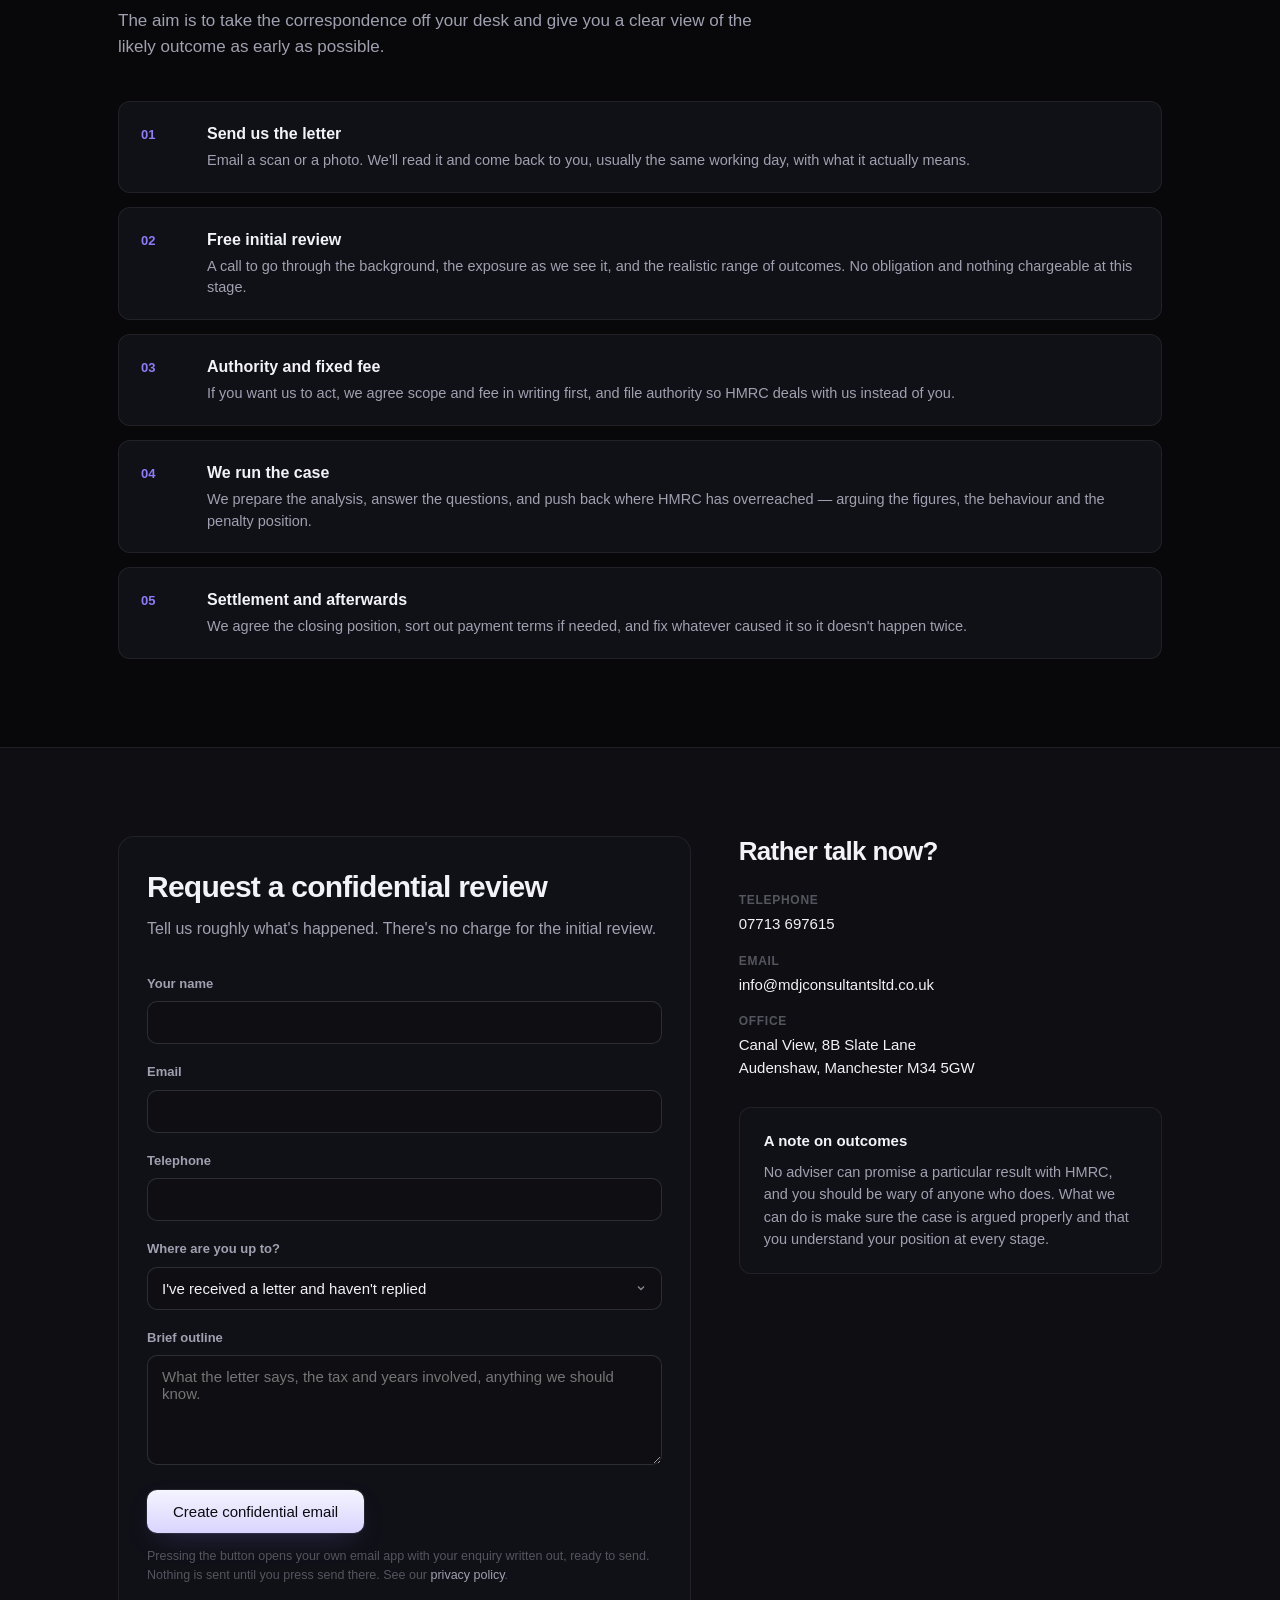
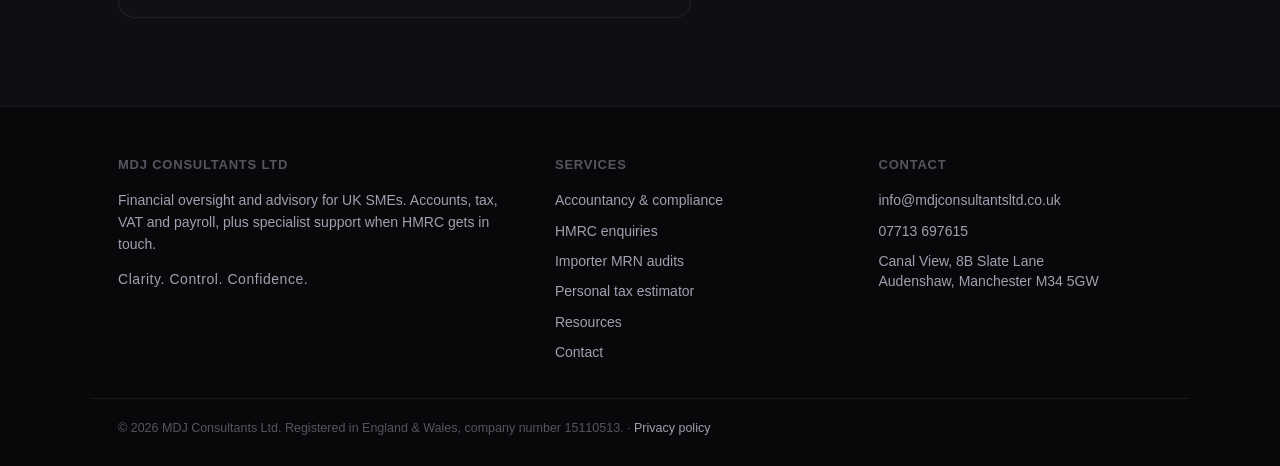
<file: hmrc-investigations.html>
<!DOCTYPE html>
<html lang="en-GB">
<head>
    <meta charset="UTF-8">
    <meta name="viewport" content="width=device-width, initial-scale=1.0">
    <title>HMRC enquiry or investigation? Specialist support | MDJ Consultants</title>
    <meta name="description" content="Had a letter from HMRC? MDJ Consultants handles compliance checks, COP8 and COP9 investigations, voluntary disclosures and disputes for UK businesses and directors. Free confidential review.">
    <link rel="canonical" href="https://www.mdjconsultantsltd.co.uk/hmrc-investigations.html">
    <link rel="icon" type="image/png" href="logo.png">
    <link rel="stylesheet" href="styles.css">
</head>
<body>

    <nav class="nav">
        <a href="index.html" class="wordmark-group">
            <img src="logo.png" alt="" />
            <span class="wordmark">MDJ Consultants Ltd</span>
        </a>

        <div class="nav-links" id="site-menu">
            <a href="index.html">Home</a>
            <a href="about.html">About</a>
            <a href="accountancy-services.html">Accountancy</a>
            <a href="hmrc-investigations.html">HMRC enquiries</a>
            <a href="importer-mrn-audits.html">Importer audits</a>
            <a href="resources.html">Resources</a>
            <a href="contact.html">Contact</a>
        </div>

        <a href="contact.html" class="btn nav-cta" style="padding: 10px 22px; font-size: 14px;">Book a free call</a>
        <button class="nav-toggle" type="button" aria-expanded="false" aria-controls="site-menu">Menu</button>
    </nav>

    <section class="hero hero-lp">
        <div class="hero-content">
            <div class="hero-badge"><span>HMRC enquiries &amp; investigations</span></div>

            <h1>You've had a letter from HMRC. Don't reply on your own.</h1>
            <p class="hero-sub">What you say in the first response shapes everything that follows. We take over the correspondence, deal with HMRC directly, and work to close the case with the smallest exposure available to you.</p>

            <div style="display: flex; gap: 16px; flex-wrap: wrap;">
                <a href="#enquiry" class="btn">Request a confidential review</a>
                <a href="tel:+447713697615" class="btn btn-ghost">Call 07713 697615</a>
            </div>

            <div class="notice">
                <h3>If your letter has a deadline, treat it as real</h3>
                <p>HMRC deadlines usually run from the date on the letter, not the date you opened it. Missing one narrows your options and can increase penalties. Send it to us and we'll tell you where you stand.</p>
            </div>
        </div>
    </section>

    <section class="section" style="background: var(--bg-raise); border-top: 1px solid var(--border); border-bottom: 1px solid var(--border);">
        <div class="section-header">
            <h2>What we deal with</h2>
            <p>If you're not sure which of these applies to you, that's normal — the letter often doesn't say plainly.</p>
        </div>

        <ul class="ledger">
            <li>
                <h3>Compliance checks</h3>
                <p>A routine enquiry into a return, a VAT position, or a specific figure. Handled properly and early, most close without escalating.</p>
            </li>
            <li>
                <h3>Code of Practice 8</h3>
                <p>Serious enquiries where HMRC believes significant tax has been lost, but is not alleging fraud. The scope can widen quickly if it isn't managed.</p>
            </li>
            <li>
                <h3>Code of Practice 9 and the CDF</h3>
                <p>Cases where HMRC suspects deliberate conduct. The window to respond is short and the decision matters — take advice before you accept or reject the offer.</p>
            </li>
            <li>
                <h3>Voluntary disclosures</h3>
                <p>Coming forward before HMRC comes to you: let property, offshore income, undeclared trading, or historic errors. Disclosure made first almost always costs less.</p>
            </li>
            <li>
                <h3>Assessments, penalties and appeals</h3>
                <p>Challenging a determination you believe is wrong, and arguing behaviour and penalty loading where the figures aren't in dispute but the label is.</p>
            </li>
            <li>
                <h3>Payment problems</h3>
                <p>Where the liability is settled but the cash isn't there, negotiating time to pay on terms the business can actually survive.</p>
            </li>
        </ul>
    </section>

    <section class="section">
        <div class="section-header">
            <h2>How it runs</h2>
            <p>The aim is to take the correspondence off your desk and give you a clear view of the likely outcome as early as possible.</p>
        </div>

        <ol class="process">
            <li>
                <h3>Send us the letter</h3>
                <p>Email a scan or a photo. We'll read it and come back to you, usually the same working day, with what it actually means.</p>
            </li>
            <li>
                <h3>Free initial review</h3>
                <p>A call to go through the background, the exposure as we see it, and the realistic range of outcomes. No obligation and nothing chargeable at this stage.</p>
            </li>
            <li>
                <h3>Authority and fixed fee</h3>
                <p>If you want us to act, we agree scope and fee in writing first, and file authority so HMRC deals with us instead of you.</p>
            </li>
            <li>
                <h3>We run the case</h3>
                <p>We prepare the analysis, answer the questions, and push back where HMRC has overreached — arguing the figures, the behaviour and the penalty position.</p>
            </li>
            <li>
                <h3>Settlement and afterwards</h3>
                <p>We agree the closing position, sort out payment terms if needed, and fix whatever caused it so it doesn't happen twice.</p>
            </li>
        </ol>
    </section>

    <section id="enquiry" class="section" style="background: var(--bg-raise); border-top: 1px solid var(--border);">
        <div class="split">
            <div class="form-panel">
                <div class="section-header" style="margin-bottom: 32px;">
                    <h2 style="font-size: 30px;">Request a confidential review</h2>
                    <p style="font-size: 16px;">Tell us roughly what's happened. There's no charge for the initial review.</p>
                </div>

                <form method="post" action="mailto:info@mdjconsultantsltd.co.uk" enctype="text/plain" data-enquiry>
                    <input type="hidden" name="topic" value="HMRC enquiry">

                    <div class="field">
                        <label for="name">Your name</label>
                        <input id="name" name="name" type="text" autocomplete="name" required>
                    </div>
                    <div class="field">
                        <label for="email">Email</label>
                        <input id="email" name="email" type="email" autocomplete="email" required>
                    </div>
                    <div class="field">
                        <label for="phone">Telephone</label>
                        <input id="phone" name="phone" type="tel" autocomplete="tel">
                    </div>
                    <div class="field">
                        <label for="stage">Where are you up to?</label>
                        <select id="stage" name="stage">
                            <option>I've received a letter and haven't replied</option>
                            <option>I've already replied to HMRC</option>
                            <option>The enquiry has been running a while</option>
                            <option>I want to disclose something before HMRC finds it</option>
                            <option>Something else</option>
                        </select>
                    </div>
                    <div class="field">
                        <label for="detail">Brief outline</label>
                        <textarea id="detail" name="detail" placeholder="What the letter says, the tax and years involved, anything we should know."></textarea>
                    </div>

                    <button class="btn" type="submit">Create confidential email</button>
                    <p class="consent">Pressing the button opens your own email app with your enquiry written out, ready to send. Nothing is sent until you press send there. See our <a href="privacy.html">privacy policy</a>.</p>
                </form>
            </div>

            <div>
                <div class="section-header" style="margin-bottom: 24px;">
                    <h2 style="font-size: 26px;">Rather talk now?</h2>
                </div>
                <ul class="details">
                    <li><span>Telephone</span>07713 697615</li>
                    <li><span>Email</span><a href="mailto:info@mdjconsultantsltd.co.uk">info@mdjconsultantsltd.co.uk</a></li>
                    <li><span>Office</span>Canal View, 8B Slate Lane<br>Audenshaw, Manchester M34 5GW</li>
                </ul>

                <div class="notice">
                    <h3>A note on outcomes</h3>
                    <p>No adviser can promise a particular result with HMRC, and you should be wary of anyone who does. What we can do is make sure the case is argued properly and that you understand your position at every stage.</p>
                </div>
            </div>
        </div>
    </section>

    <footer class="site-footer">
        <div class="footer-grid">
            <div>
                <h4>MDJ Consultants Ltd</h4>
                <p>Financial oversight and advisory for UK SMEs. Accounts, tax, VAT and payroll, plus specialist support when HMRC gets in touch.</p>
                <p style="margin-top: 14px; color: var(--text-dim); letter-spacing: 0.04em;">Clarity. Control. Confidence.</p>
            </div>
            <div>
                <h4>Services</h4>
                <ul>
                    <li><a href="accountancy-services.html">Accountancy &amp; compliance</a></li>
                    <li><a href="hmrc-investigations.html">HMRC enquiries</a></li>
                    <li><a href="importer-mrn-audits.html">Importer MRN audits</a></li>
                    <li><a href="tax-estimator.html">Personal tax estimator</a></li>
                    <li><a href="resources.html">Resources</a></li>
                    <li><a href="contact.html">Contact</a></li>
                </ul>
            </div>
            <div>
                <h4>Contact</h4>
                <ul>
                    <li><a href="mailto:info@mdjconsultantsltd.co.uk">info@mdjconsultantsltd.co.uk</a></li>
                    <li><a href="tel:+447713697615">07713 697615</a></li>
                    <li>Canal View, 8B Slate Lane<br />Audenshaw, Manchester M34 5GW</li>
                </ul>
            </div>
        </div>
        <div class="footer-legal">
            © <span data-year>2026</span> MDJ Consultants Ltd. Registered in England &amp; Wales, company number 15110513.
            · <a href="privacy.html">Privacy policy</a>
        </div>
    </footer>

<script src="site.js" defer></script>
</body>
</html>
</file>
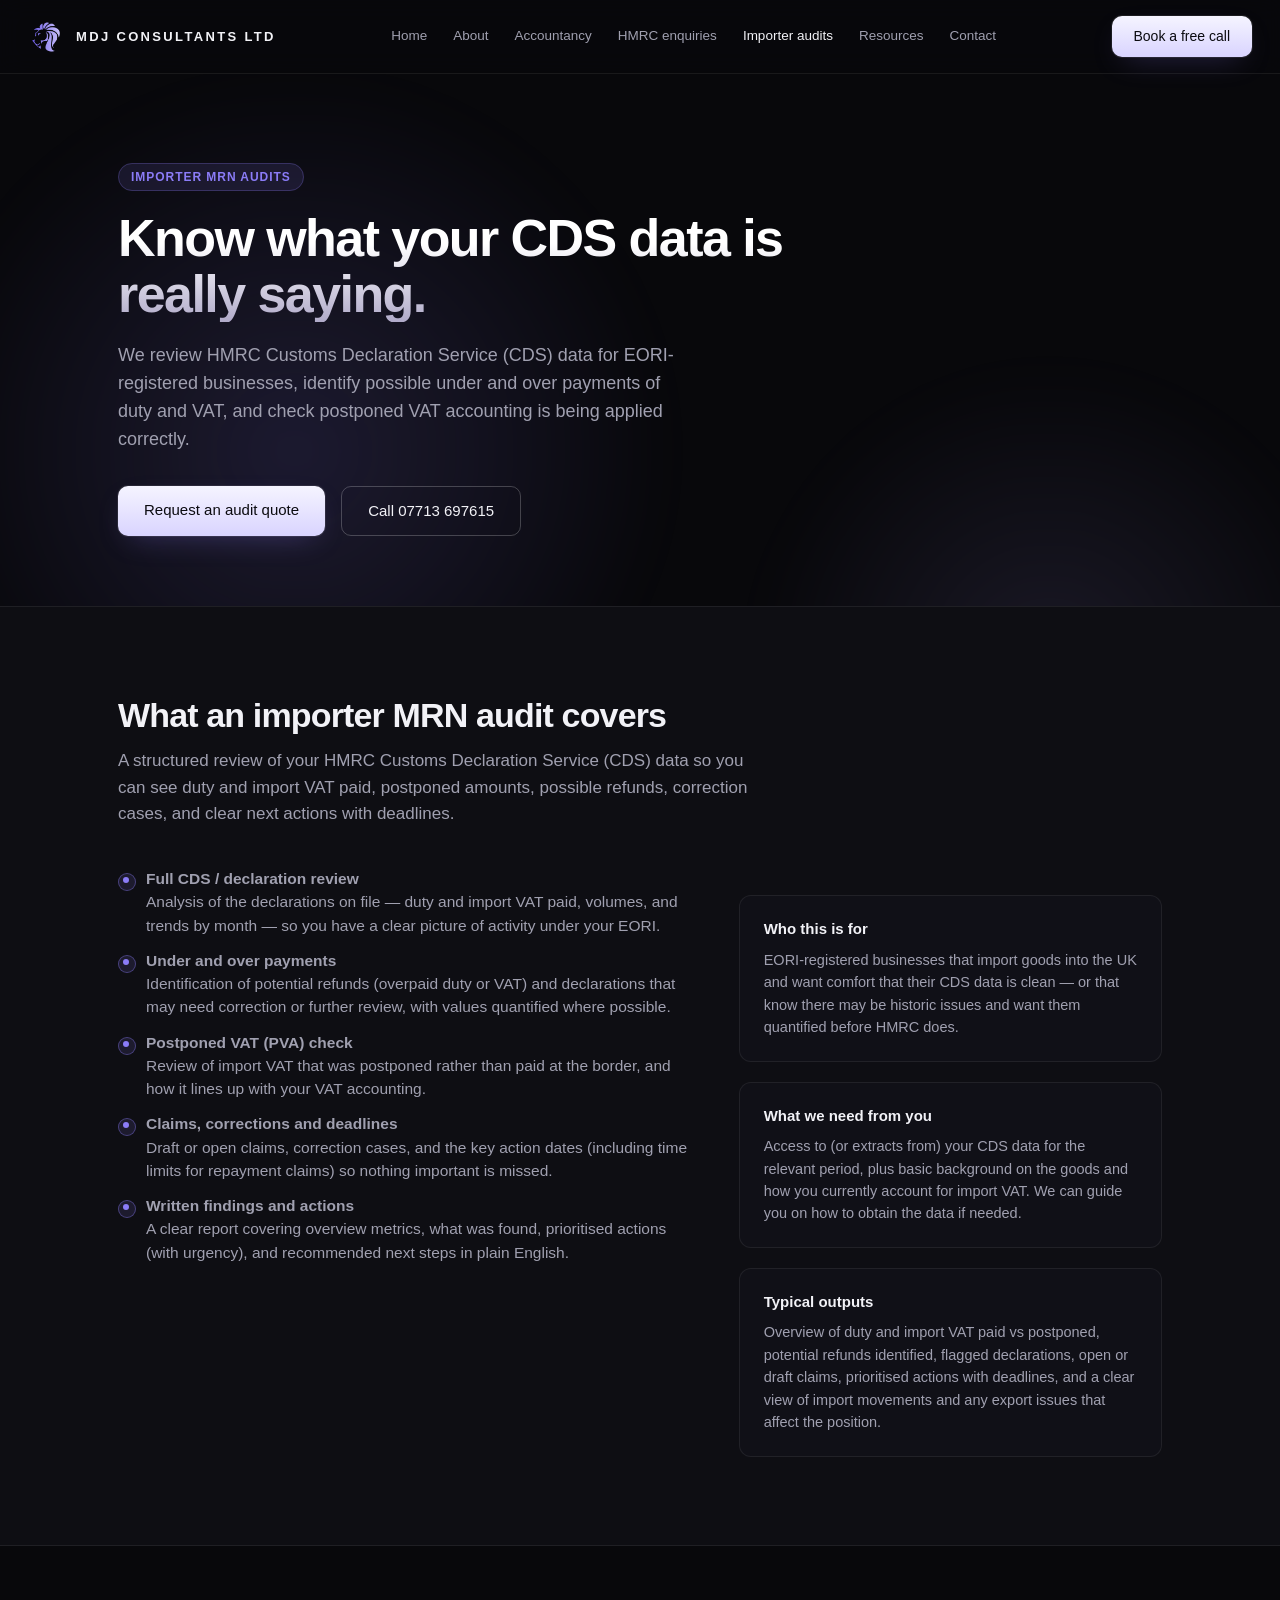
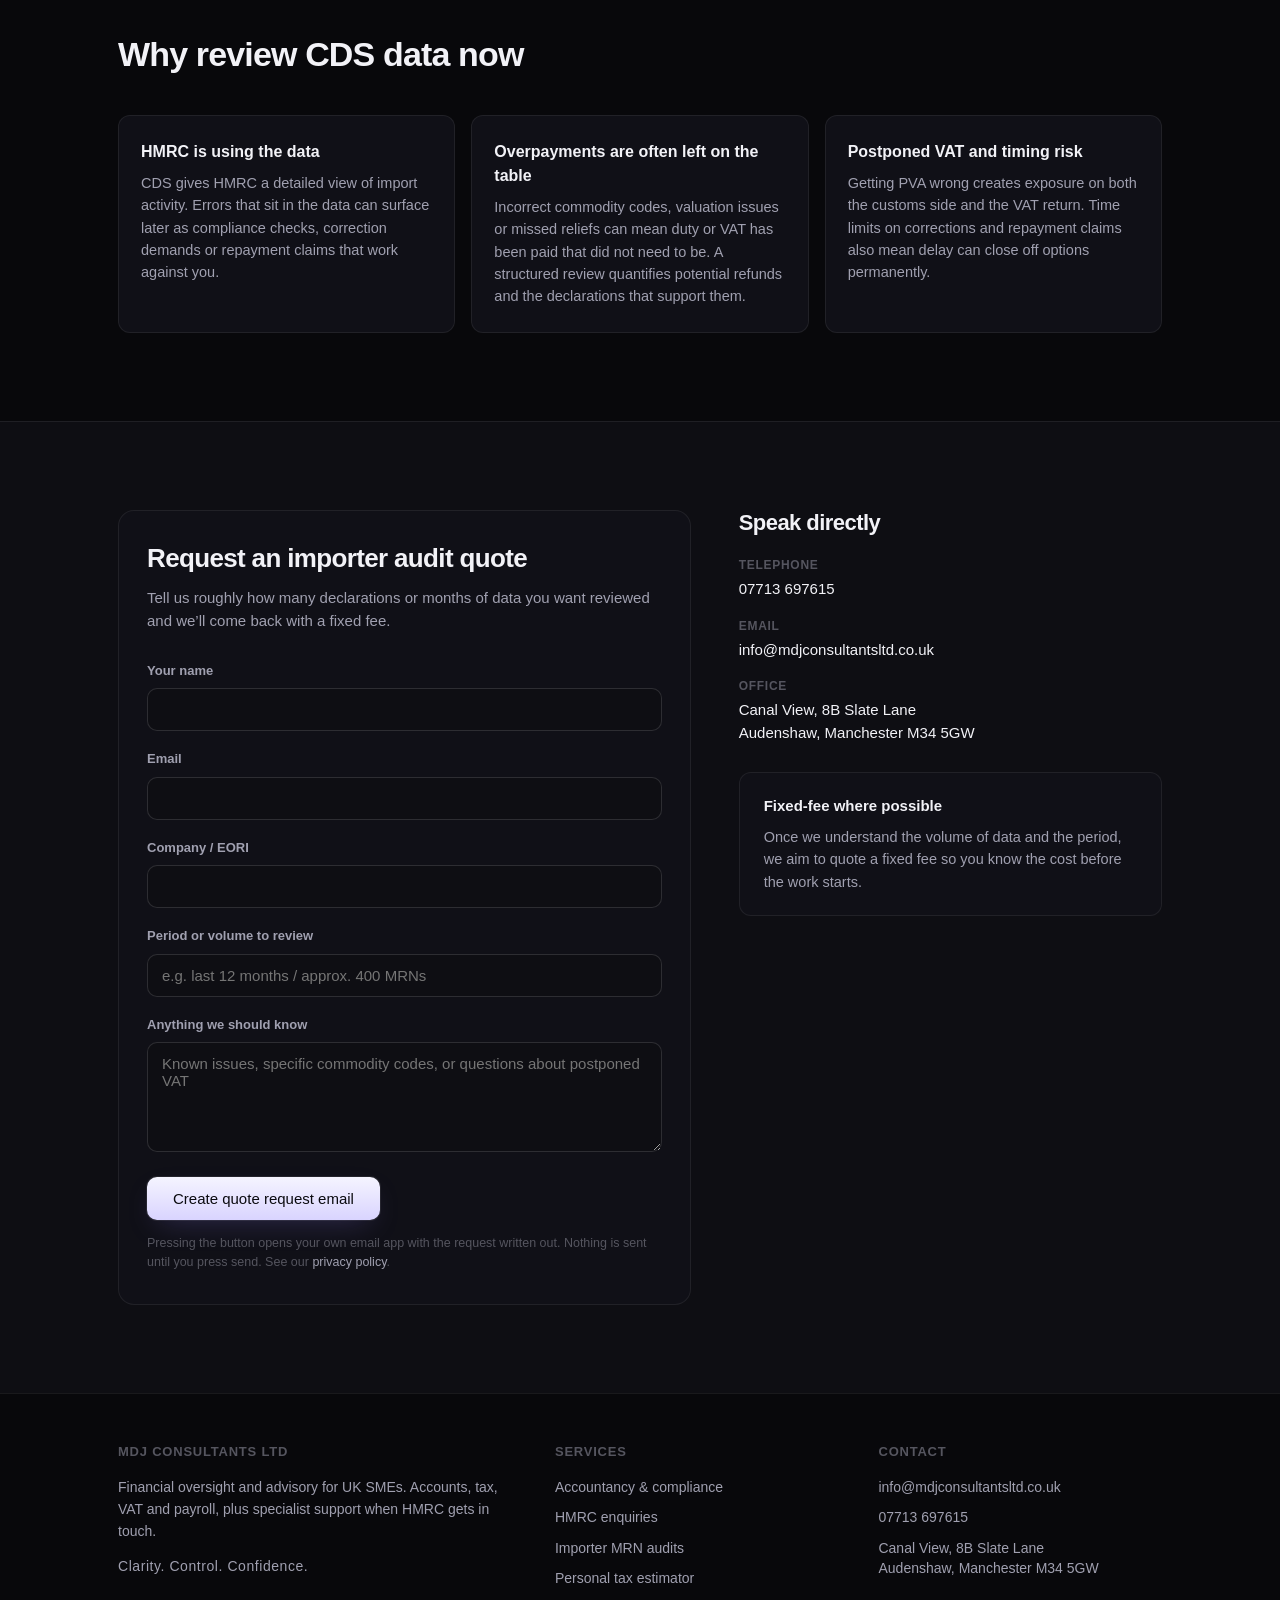
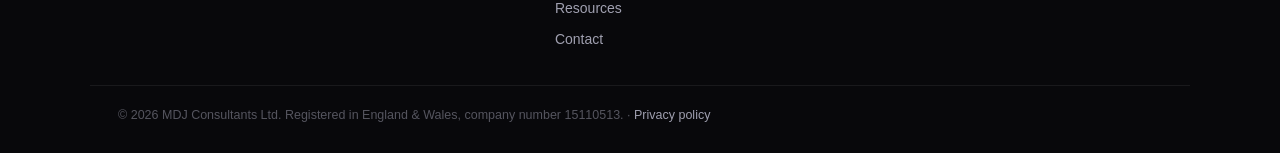
<file: importer-mrn-audits.html>
<!DOCTYPE html>
<html lang="en-GB">
<head>
    <meta charset="UTF-8">
    <meta name="viewport" content="width=device-width, initial-scale=1.0">
    <title>Importer MRN audits &amp; CDS data review | MDJ Consultants</title>
    <meta name="description" content="Review of HMRC CDS data for EORI-registered businesses. We check for under and over payments of duty and VAT, and verify postponed VAT accounting. Fixed-fee importer MRN audits.">
    <link rel="canonical" href="https://www.mdjconsultantsltd.co.uk/importer-mrn-audits.html">
    <link rel="icon" type="image/png" href="logo.png">
    <link rel="stylesheet" href="styles.css">
</head>
<body>

    <nav class="nav">
        <a href="index.html" class="wordmark-group">
            <img src="logo.png" alt="" />
            <span class="wordmark">MDJ Consultants Ltd</span>
        </a>

        <div class="nav-links" id="site-menu">
            <a href="index.html">Home</a>
            <a href="about.html">About</a>
            <a href="accountancy-services.html">Accountancy</a>
            <a href="hmrc-investigations.html">HMRC enquiries</a>
            <a href="importer-mrn-audits.html" aria-current="page">Importer audits</a>
            <a href="resources.html">Resources</a>
            <a href="contact.html">Contact</a>
        </div>

        <a href="contact.html" class="btn nav-cta" style="padding: 10px 22px; font-size: 14px;">Book a free call</a>
        <button class="nav-toggle" type="button" aria-expanded="false" aria-controls="site-menu">Menu</button>
    </nav>

    <section class="hero hero-lp">
        <div class="hero-content">
            <div class="hero-badge"><span>Importer MRN audits</span></div>

            <h1>Know what your CDS data is really saying.</h1>
            <p class="hero-sub">We review HMRC Customs Declaration Service (CDS) data for EORI-registered businesses, identify possible under and over payments of duty and VAT, and check postponed VAT accounting is being applied correctly.</p>

            <div style="display: flex; gap: 16px; flex-wrap: wrap;">
                <a href="#enquiry" class="btn">Request an audit quote</a>
                <a href="tel:+447713697615" class="btn btn-ghost">Call 07713 697615</a>
            </div>
        </div>
    </section>

    <section class="section" style="background: var(--bg-raise); border-top: 1px solid var(--border); border-bottom: 1px solid var(--border);">
        <div class="container">
            <div class="section-header">
                <h2>What an importer MRN audit covers</h2>
                <p>A structured review of your HMRC Customs Declaration Service (CDS) data so you can see duty and import VAT paid, postponed amounts, possible refunds, correction cases, and clear next actions with deadlines.</p>
            </div>

            <div class="split" style="gap: 48px;">
                <div>
                    <ul class="checklist">
                        <li>
                            <strong>Full CDS / declaration review</strong><br>
                            Analysis of the declarations on file — duty and import VAT paid, volumes, and trends by month — so you have a clear picture of activity under your EORI.
                        </li>
                        <li>
                            <strong>Under and over payments</strong><br>
                            Identification of potential refunds (overpaid duty or VAT) and declarations that may need correction or further review, with values quantified where possible.
                        </li>
                        <li>
                            <strong>Postponed VAT (PVA) check</strong><br>
                            Review of import VAT that was postponed rather than paid at the border, and how it lines up with your VAT accounting.
                        </li>
                        <li>
                            <strong>Claims, corrections and deadlines</strong><br>
                            Draft or open claims, correction cases, and the key action dates (including time limits for repayment claims) so nothing important is missed.
                        </li>
                        <li>
                            <strong>Written findings and actions</strong><br>
                            A clear report covering overview metrics, what was found, prioritised actions (with urgency), and recommended next steps in plain English.
                        </li>
                    </ul>
                </div>
                <div>
                    <div class="notice">
                        <h3>Who this is for</h3>
                        <p>EORI-registered businesses that import goods into the UK and want comfort that their CDS data is clean — or that know there may be historic issues and want them quantified before HMRC does.</p>
                    </div>
                    <div class="notice" style="margin-top: 20px;">
                        <h3>What we need from you</h3>
                        <p>Access to (or extracts from) your CDS data for the relevant period, plus basic background on the goods and how you currently account for import VAT. We can guide you on how to obtain the data if needed.</p>
                    </div>
                    <div class="notice" style="margin-top: 20px;">
                        <h3>Typical outputs</h3>
                        <p>Overview of duty and import VAT paid vs postponed, potential refunds identified, flagged declarations, open or draft claims, prioritised actions with deadlines, and a clear view of import movements and any export issues that affect the position.</p>
                    </div>
                </div>
            </div>
        </div>
    </section>

    <section class="section">
        <div class="container">
            <div class="section-header">
                <h2>Why review CDS data now</h2>
            </div>
            <div class="ledger">
                <li>
                    <h3>HMRC is using the data</h3>
                    <p>CDS gives HMRC a detailed view of import activity. Errors that sit in the data can surface later as compliance checks, correction demands or repayment claims that work against you.</p>
                </li>
                <li>
                    <h3>Overpayments are often left on the table</h3>
                    <p>Incorrect commodity codes, valuation issues or missed reliefs can mean duty or VAT has been paid that did not need to be. A structured review quantifies potential refunds and the declarations that support them.</p>
                </li>
                <li>
                    <h3>Postponed VAT and timing risk</h3>
                    <p>Getting PVA wrong creates exposure on both the customs side and the VAT return. Time limits on corrections and repayment claims also mean delay can close off options permanently.</p>
                </li>
            </div>
        </div>
    </section>

    <section class="section" id="enquiry" style="background: var(--bg-raise); border-top: 1px solid var(--border);">
        <div class="container">
            <div class="split">
                <div class="form-panel">
                    <div class="section-header" style="margin-bottom: 28px;">
                        <h2 style="font-size: 26px;">Request an importer audit quote</h2>
                        <p style="font-size: 15px;">Tell us roughly how many declarations or months of data you want reviewed and we’ll come back with a fixed fee.</p>
                    </div>

                    <form method="post" action="mailto:info@mdjconsultantsltd.co.uk" enctype="text/plain" data-enquiry>
                        <div class="field">
                            <label for="name">Your name</label>
                            <input id="name" name="name" type="text" autocomplete="name" required>
                        </div>
                        <div class="field">
                            <label for="email">Email</label>
                            <input id="email" name="email" type="email" autocomplete="email" required>
                        </div>
                        <div class="field">
                            <label for="company">Company / EORI</label>
                            <input id="company" name="company" type="text">
                        </div>
                        <div class="field">
                            <label for="period">Period or volume to review</label>
                            <input id="period" name="period" type="text" placeholder="e.g. last 12 months / approx. 400 MRNs">
                        </div>
                        <div class="field">
                            <label for="message">Anything we should know</label>
                            <textarea id="message" name="message" rows="4" placeholder="Known issues, specific commodity codes, or questions about postponed VAT"></textarea>
                        </div>
                        <button class="btn" type="submit">Create quote request email</button>
                        <p class="consent">Pressing the button opens your own email app with the request written out. Nothing is sent until you press send. See our <a href="privacy.html">privacy policy</a>.</p>
                    </form>
                </div>

                <div>
                    <div class="section-header" style="margin-bottom: 20px;">
                        <h2 style="font-size: 22px;">Speak directly</h2>
                    </div>
                    <ul class="details">
                        <li><span>Telephone</span><a href="tel:+447713697615">07713 697615</a></li>
                        <li><span>Email</span><a href="mailto:info@mdjconsultantsltd.co.uk">info@mdjconsultantsltd.co.uk</a></li>
                        <li><span>Office</span>Canal View, 8B Slate Lane<br>Audenshaw, Manchester M34 5GW</li>
                    </ul>
                    <div class="notice" style="margin-top: 28px;">
                        <h3>Fixed-fee where possible</h3>
                        <p>Once we understand the volume of data and the period, we aim to quote a fixed fee so you know the cost before the work starts.</p>
                    </div>
                </div>
            </div>
        </div>
    </section>

    <footer class="site-footer">
        <div class="footer-grid">
            <div>
                <h4>MDJ Consultants Ltd</h4>
                <p>Financial oversight and advisory for UK SMEs. Accounts, tax, VAT and payroll, plus specialist support when HMRC gets in touch.</p>
                <p style="margin-top: 14px; color: var(--text-dim); letter-spacing: 0.04em;">Clarity. Control. Confidence.</p>
            </div>
            <div>
                <h4>Services</h4>
                <ul>
                    <li><a href="accountancy-services.html">Accountancy &amp; compliance</a></li>
                    <li><a href="hmrc-investigations.html">HMRC enquiries</a></li>
                    <li><a href="importer-mrn-audits.html">Importer MRN audits</a></li>
                    <li><a href="tax-estimator.html">Personal tax estimator</a></li>
                    <li><a href="resources.html">Resources</a></li>
                    <li><a href="contact.html">Contact</a></li>
                </ul>
            </div>
            <div>
                <h4>Contact</h4>
                <ul>
                    <li><a href="mailto:info@mdjconsultantsltd.co.uk">info@mdjconsultantsltd.co.uk</a></li>
                    <li><a href="tel:+447713697615">07713 697615</a></li>
                    <li>Canal View, 8B Slate Lane<br>Audenshaw, Manchester M34 5GW</li>
                </ul>
            </div>
        </div>
        <div class="footer-legal">
            © <span data-year>2026</span> MDJ Consultants Ltd. Registered in England &amp; Wales, company number 15110513.
            · <a href="privacy.html">Privacy policy</a>
        </div>
    </footer>

<script src="site.js" defer></script>
</body>
</html>
</file>
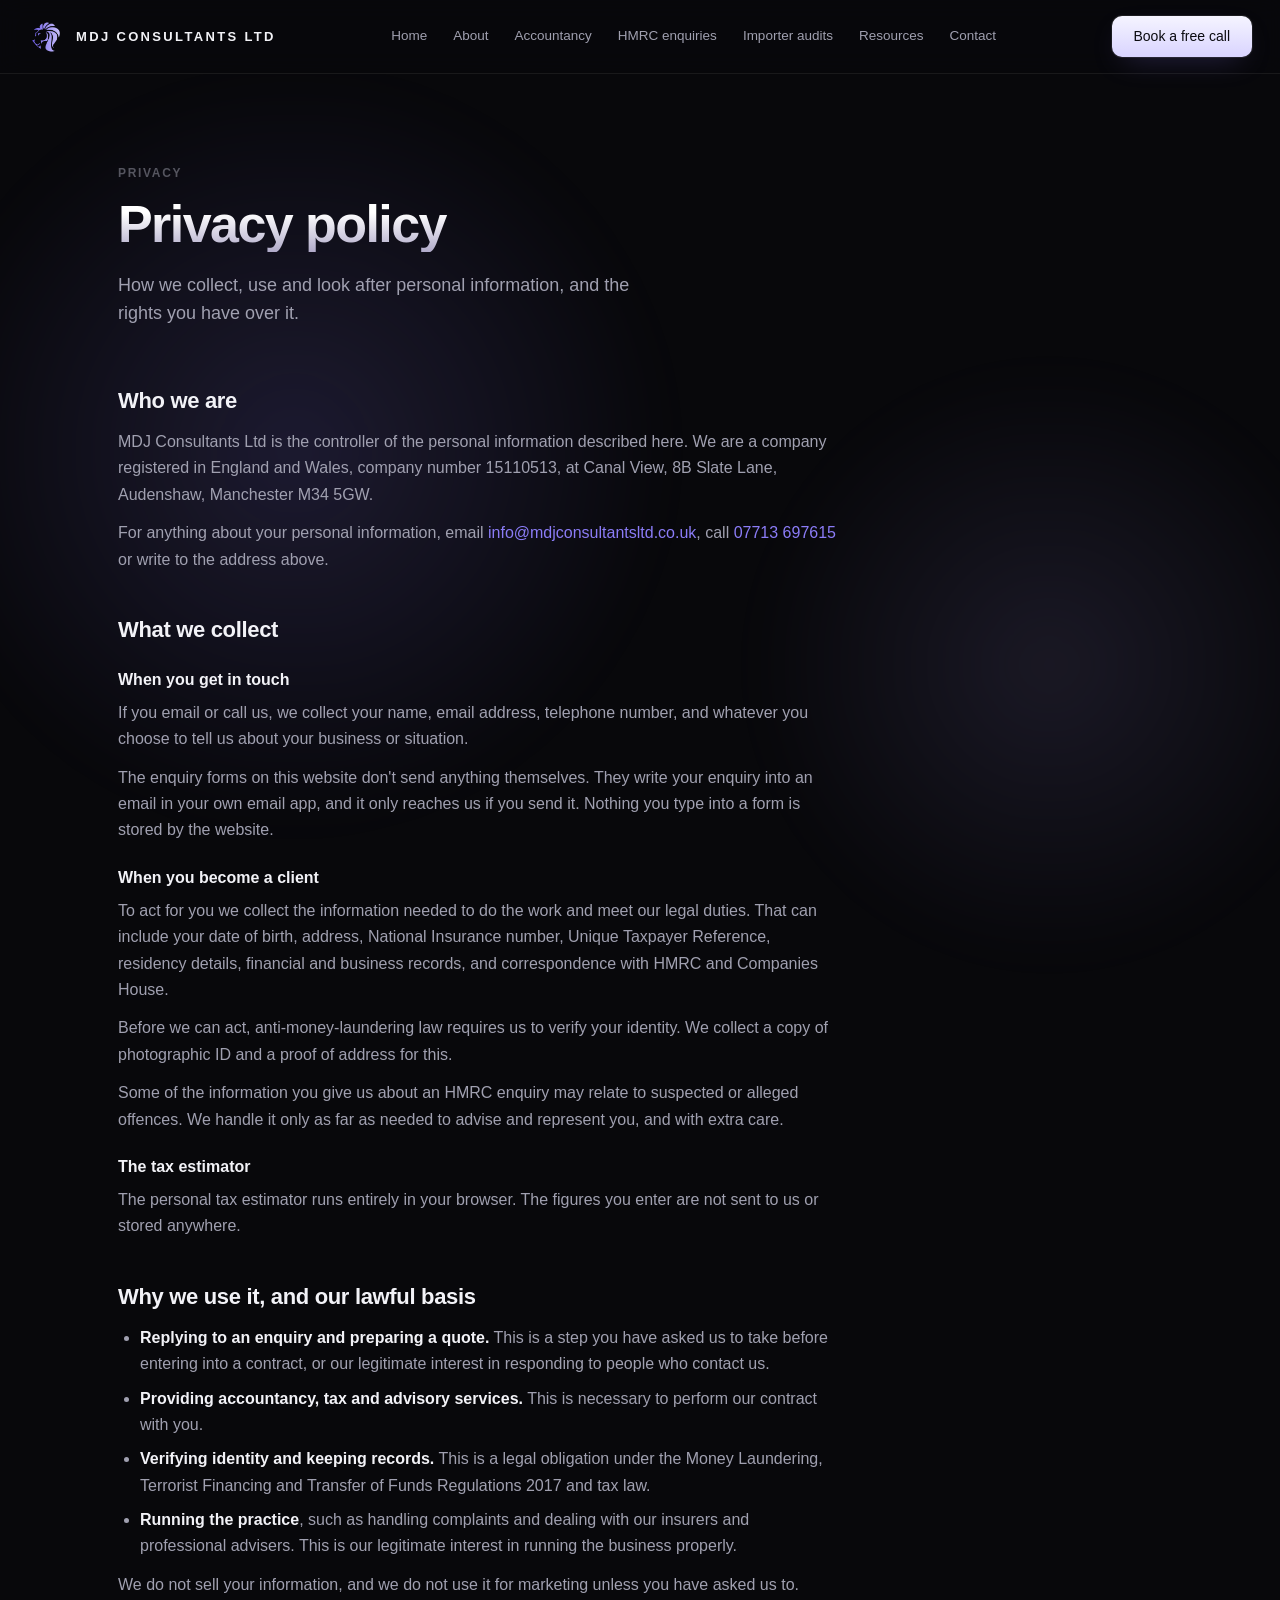
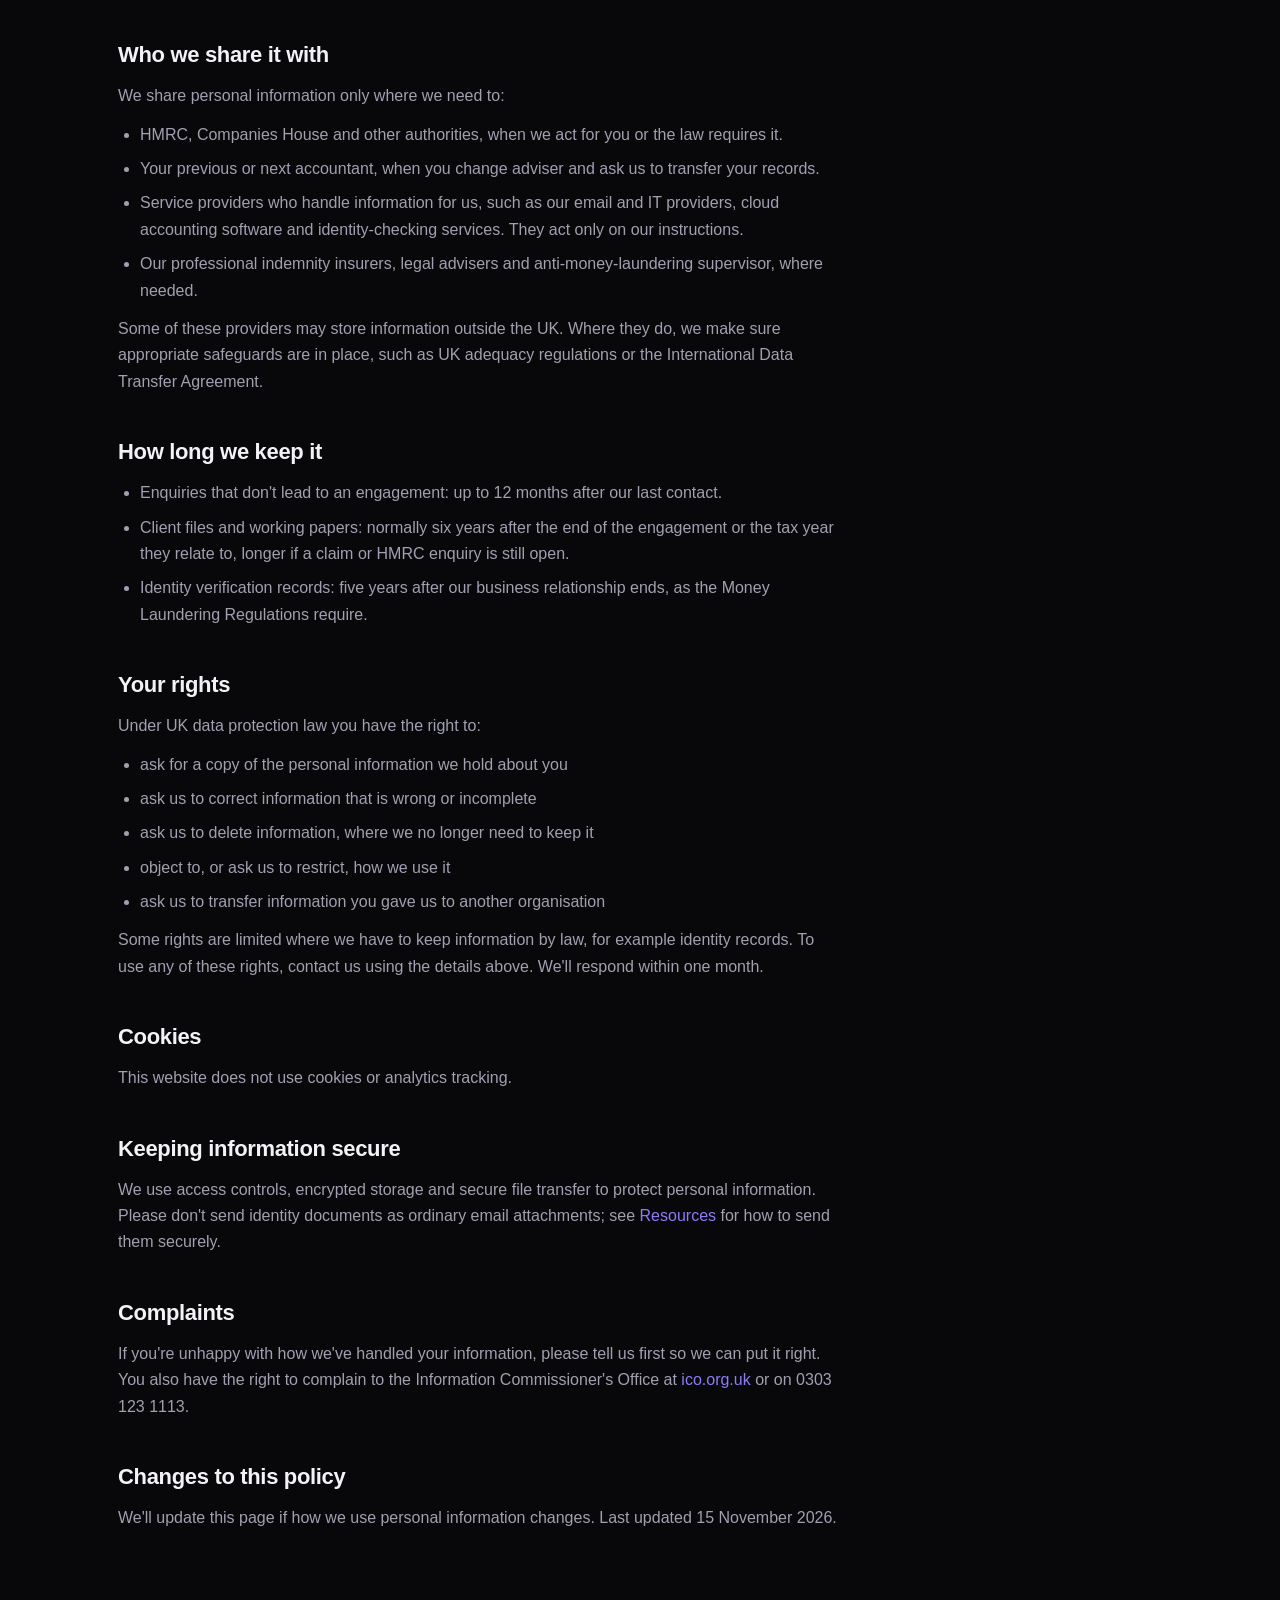
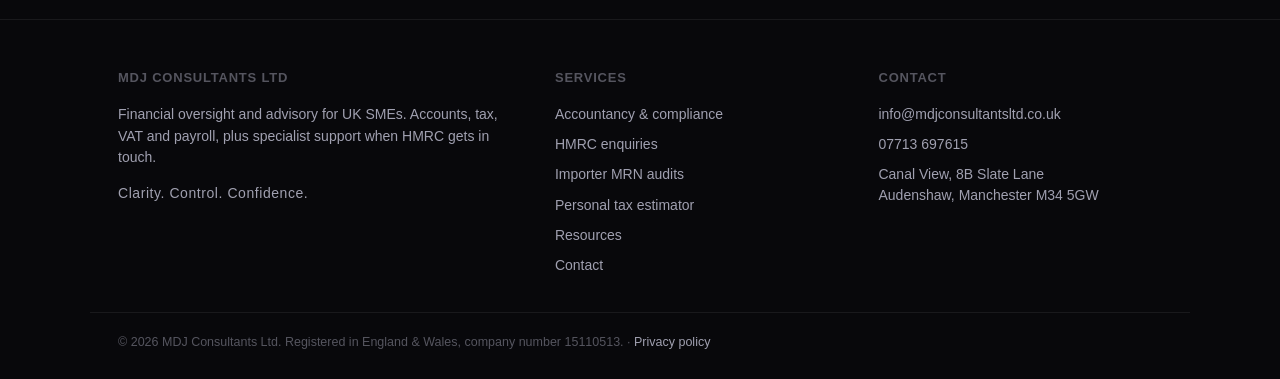
<file: privacy.html>
<!DOCTYPE html>
<html lang="en-GB">
<head>
    <meta charset="UTF-8">
    <meta name="viewport" content="width=device-width, initial-scale=1.0">
    <title>Privacy policy | MDJ Consultants</title>
    <meta name="description" content="How MDJ Consultants Ltd collects, uses and protects personal information, how long we keep it, and your rights under UK data protection law.">
    <link rel="canonical" href="https://www.mdjconsultantsltd.co.uk/privacy.html">
    <link rel="icon" type="image/png" href="logo.png">
    <link rel="stylesheet" href="styles.css">
</head>
<body>

    <nav class="nav">
        <a href="index.html" class="wordmark-group">
            <img src="logo.png" alt="" />
            <span class="wordmark">MDJ Consultants Ltd</span>
        </a>

        <div class="nav-links" id="site-menu">
            <a href="index.html">Home</a>
            <a href="about.html">About</a>
            <a href="accountancy-services.html">Accountancy</a>
            <a href="hmrc-investigations.html">HMRC enquiries</a>
            <a href="importer-mrn-audits.html">Importer audits</a>
            <a href="resources.html">Resources</a>
            <a href="contact.html">Contact</a>
        </div>

        <a href="contact.html" class="btn nav-cta" style="padding: 10px 22px; font-size: 14px;">Book a free call</a>
        <button class="nav-toggle" type="button" aria-expanded="false" aria-controls="site-menu">Menu</button>
    </nav>

    <section class="hero hero-lp" style="padding-bottom: 24px;">
        <div class="hero-content">
            <div class="eyebrow">Privacy</div>
            <h1>Privacy policy</h1>
            <p class="hero-sub" style="margin-bottom: 0;">How we collect, use and look after personal information, and the rights you have over it.</p>
        </div>
    </section>

    <section class="section" style="padding-top: 32px;">
        <div class="legal-text">
            <h2>Who we are</h2>
            <p>MDJ Consultants Ltd is the controller of the personal information described here. We are a company registered in England and Wales, company number 15110513, at Canal View, 8B Slate Lane, Audenshaw, Manchester M34 5GW.</p>
            <p>For anything about your personal information, email <a href="mailto:info@mdjconsultantsltd.co.uk">info@mdjconsultantsltd.co.uk</a>, call <a href="tel:+447713697615">07713 697615</a> or write to the address above.</p>

            <h2>What we collect</h2>
            <h3>When you get in touch</h3>
            <p>If you email or call us, we collect your name, email address, telephone number, and whatever you choose to tell us about your business or situation.</p>
            <p>The enquiry forms on this website don't send anything themselves. They write your enquiry into an email in your own email app, and it only reaches us if you send it. Nothing you type into a form is stored by the website.</p>
            <h3>When you become a client</h3>
            <p>To act for you we collect the information needed to do the work and meet our legal duties. That can include your date of birth, address, National Insurance number, Unique Taxpayer Reference, residency details, financial and business records, and correspondence with HMRC and Companies House.</p>
            <p>Before we can act, anti-money-laundering law requires us to verify your identity. We collect a copy of photographic ID and a proof of address for this.</p>
            <p>Some of the information you give us about an HMRC enquiry may relate to suspected or alleged offences. We handle it only as far as needed to advise and represent you, and with extra care.</p>
            <h3>The tax estimator</h3>
            <p>The personal tax estimator runs entirely in your browser. The figures you enter are not sent to us or stored anywhere.</p>

            <h2>Why we use it, and our lawful basis</h2>
            <ul>
                <li><strong>Replying to an enquiry and preparing a quote.</strong> This is a step you have asked us to take before entering into a contract, or our legitimate interest in responding to people who contact us.</li>
                <li><strong>Providing accountancy, tax and advisory services.</strong> This is necessary to perform our contract with you.</li>
                <li><strong>Verifying identity and keeping records.</strong> This is a legal obligation under the Money Laundering, Terrorist Financing and Transfer of Funds Regulations 2017 and tax law.</li>
                <li><strong>Running the practice</strong>, such as handling complaints and dealing with our insurers and professional advisers. This is our legitimate interest in running the business properly.</li>
            </ul>
            <p>We do not sell your information, and we do not use it for marketing unless you have asked us to.</p>

            <h2>Who we share it with</h2>
            <p>We share personal information only where we need to:</p>
            <ul>
                <li>HMRC, Companies House and other authorities, when we act for you or the law requires it.</li>
                <li>Your previous or next accountant, when you change adviser and ask us to transfer your records.</li>
                <li>Service providers who handle information for us, such as our email and IT providers, cloud accounting software and identity-checking services. They act only on our instructions.</li>
                <li>Our professional indemnity insurers, legal advisers and anti-money-laundering supervisor, where needed.</li>
            </ul>
            <p>Some of these providers may store information outside the UK. Where they do, we make sure appropriate safeguards are in place, such as UK adequacy regulations or the International Data Transfer Agreement.</p>

            <h2>How long we keep it</h2>
            <ul>
                <li>Enquiries that don't lead to an engagement: up to 12 months after our last contact.</li>
                <li>Client files and working papers: normally six years after the end of the engagement or the tax year they relate to, longer if a claim or HMRC enquiry is still open.</li>
                <li>Identity verification records: five years after our business relationship ends, as the Money Laundering Regulations require.</li>
            </ul>

            <h2>Your rights</h2>
            <p>Under UK data protection law you have the right to:</p>
            <ul>
                <li>ask for a copy of the personal information we hold about you</li>
                <li>ask us to correct information that is wrong or incomplete</li>
                <li>ask us to delete information, where we no longer need to keep it</li>
                <li>object to, or ask us to restrict, how we use it</li>
                <li>ask us to transfer information you gave us to another organisation</li>
            </ul>
            <p>Some rights are limited where we have to keep information by law, for example identity records. To use any of these rights, contact us using the details above. We'll respond within one month.</p>

            <h2>Cookies</h2>
            <p>This website does not use cookies or analytics tracking.</p>

            <h2>Keeping information secure</h2>
            <p>We use access controls, encrypted storage and secure file transfer to protect personal information. Please don't send identity documents as ordinary email attachments; see <a href="resources.html">Resources</a> for how to send them securely.</p>

            <h2>Complaints</h2>
            <p>If you're unhappy with how we've handled your information, please tell us first so we can put it right. You also have the right to complain to the Information Commissioner's Office at <a href="https://ico.org.uk/make-a-complaint/">ico.org.uk</a> or on 0303 123 1113.</p>

            <h2>Changes to this policy</h2>
            <p>We'll update this page if how we use personal information changes. Last updated 15 November 2026.</p>
        </div>
    </section>

    <footer class="site-footer">
        <div class="footer-grid">
            <div>
                <h4>MDJ Consultants Ltd</h4>
                <p>Financial oversight and advisory for UK SMEs. Accounts, tax, VAT and payroll, plus specialist support when HMRC gets in touch.</p>
                <p style="margin-top: 14px; color: var(--text-dim); letter-spacing: 0.04em;">Clarity. Control. Confidence.</p>
            </div>
            <div>
                <h4>Services</h4>
                <ul>
                    <li><a href="accountancy-services.html">Accountancy &amp; compliance</a></li>
                    <li><a href="hmrc-investigations.html">HMRC enquiries</a></li>
                    <li><a href="importer-mrn-audits.html">Importer MRN audits</a></li>
                    <li><a href="tax-estimator.html">Personal tax estimator</a></li>
                    <li><a href="resources.html">Resources</a></li>
                    <li><a href="contact.html">Contact</a></li>
                </ul>
            </div>
            <div>
                <h4>Contact</h4>
                <ul>
                    <li><a href="mailto:info@mdjconsultantsltd.co.uk">info@mdjconsultantsltd.co.uk</a></li>
                    <li><a href="tel:+447713697615">07713 697615</a></li>
                    <li>Canal View, 8B Slate Lane<br />Audenshaw, Manchester M34 5GW</li>
                </ul>
            </div>
        </div>
        <div class="footer-legal">
            © <span data-year>2026</span> MDJ Consultants Ltd. Registered in England &amp; Wales, company number 15110513.
            · <a href="privacy.html" aria-current="page">Privacy policy</a>
        </div>
    </footer>

<script src="site.js" defer></script>
</body>
</html>
</file>
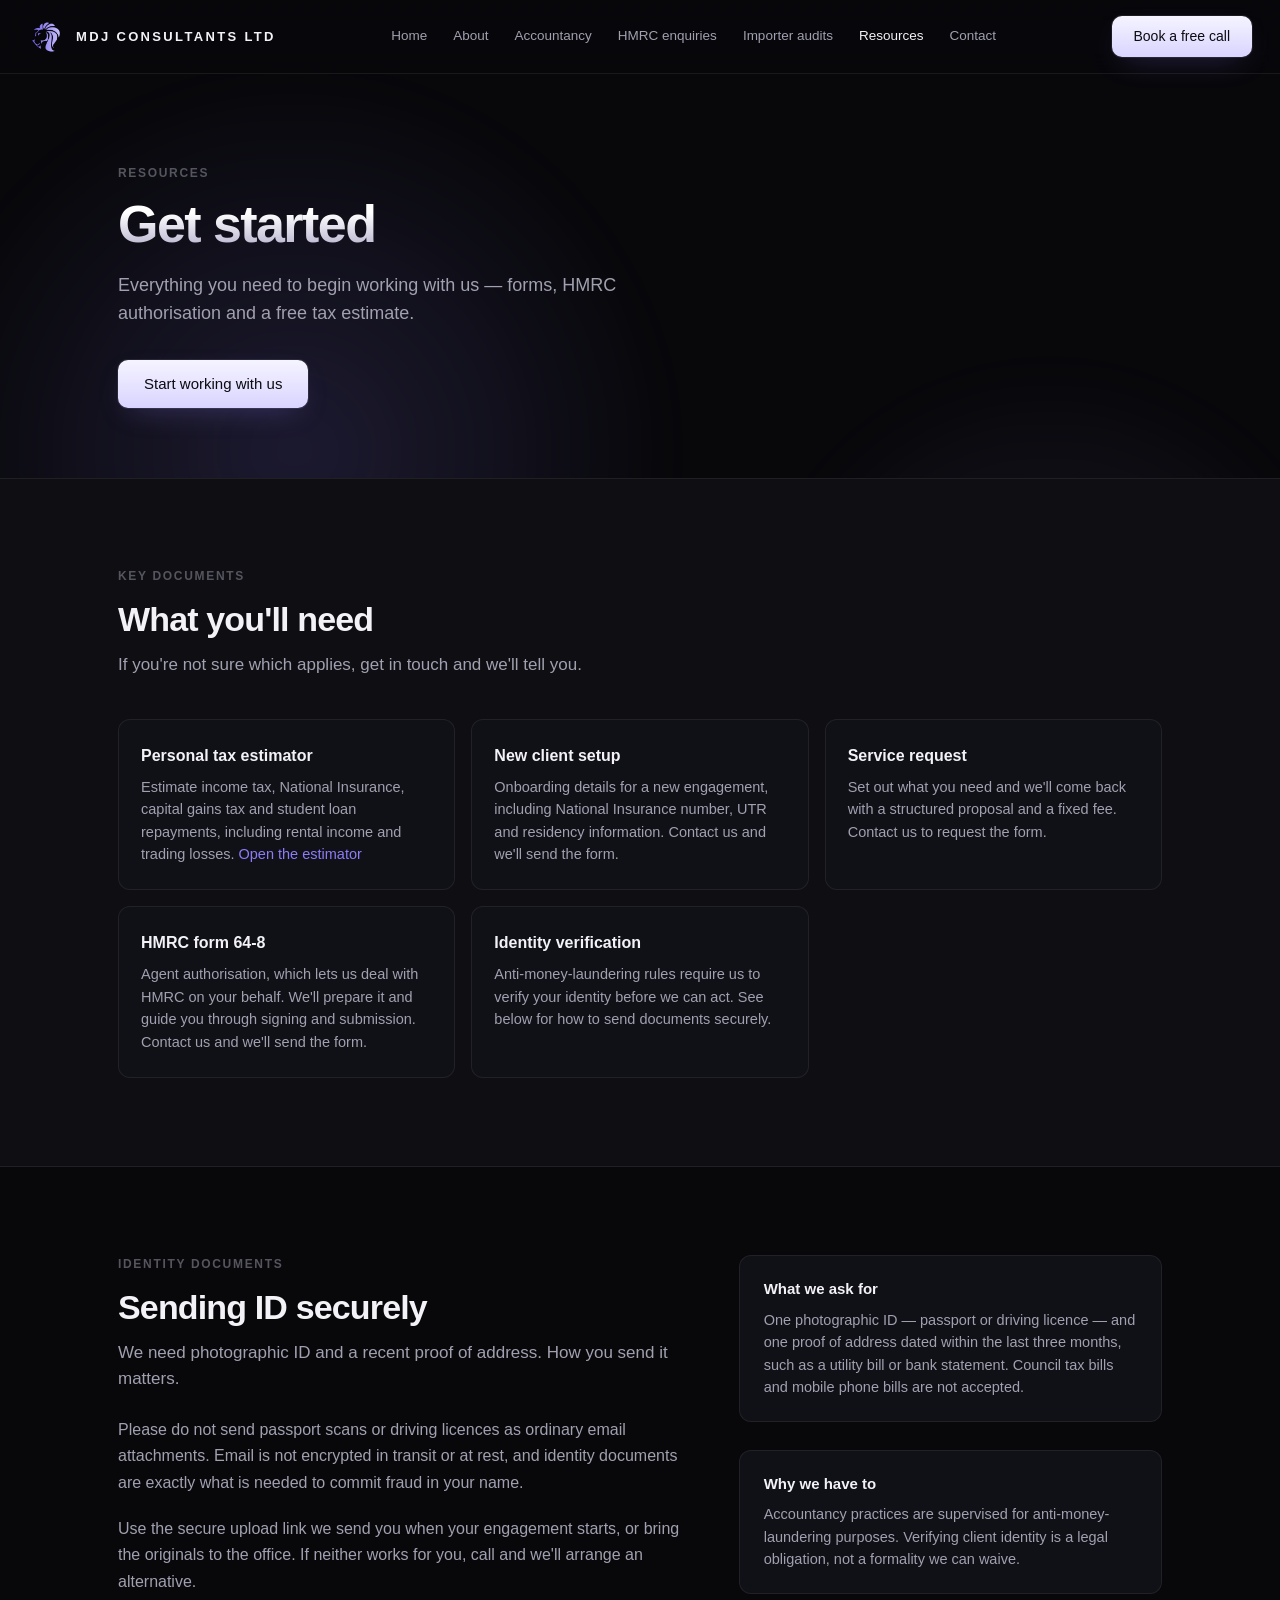
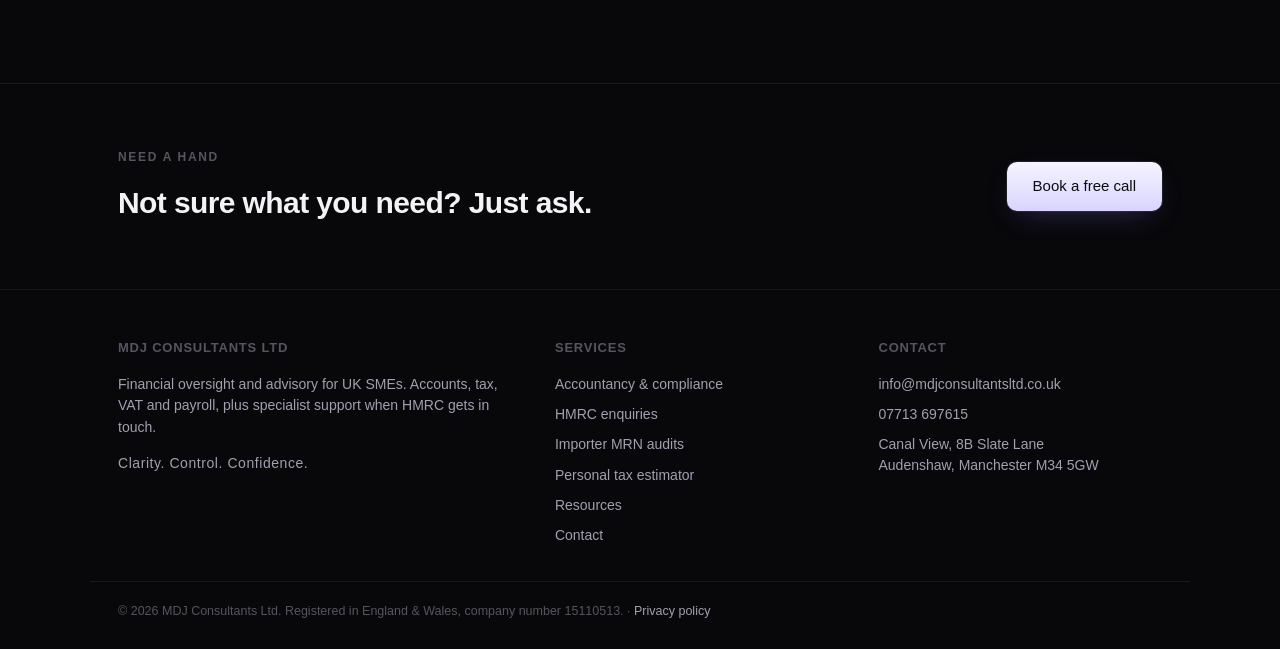
<file: resources.html>
<!DOCTYPE html>
<html lang="en-GB">
<head>
    <meta charset="UTF-8">
    <meta name="viewport" content="width=device-width, initial-scale=1.0">
    <title>Client resources and onboarding documents | MDJ Consultants</title>
    <meta name="description" content="Onboarding forms, service requests, HMRC form 64-8 agent authorisation, and how to send identity documents securely.">
    <link rel="canonical" href="https://www.mdjconsultantsltd.co.uk/resources.html">
    <link rel="icon" type="image/png" href="logo.png">
    <link rel="stylesheet" href="styles.css">
</head>
<body>

    <nav class="nav">
        <a href="index.html" class="wordmark-group">
            <img src="logo.png" alt="" />
            <span class="wordmark">MDJ Consultants Ltd</span>
        </a>

        <div class="nav-links" id="site-menu">
            <a href="index.html">Home</a>
            <a href="about.html">About</a>
            <a href="accountancy-services.html">Accountancy</a>
            <a href="hmrc-investigations.html">HMRC enquiries</a>
            <a href="importer-mrn-audits.html">Importer audits</a>
            <a href="resources.html" aria-current="page">Resources</a>
            <a href="contact.html">Contact</a>
        </div>

        <a href="contact.html" class="btn nav-cta" style="padding: 10px 22px; font-size: 14px;">Book a free call</a>
        <button class="nav-toggle" type="button" aria-expanded="false" aria-controls="site-menu">Menu</button>
    </nav>

    <section class="hero hero-lp">
        <div class="hero-content">
            <div class="eyebrow">Resources</div>

            <h1>Get started</h1>
            <p class="hero-sub">Everything you need to begin working with us — forms, HMRC authorisation and a free tax estimate.</p>

            <div style="display: flex; gap: 16px; flex-wrap: wrap;">
                <a href="contact.html" class="btn">Start working with us</a>
            </div>
        </div>
    </section>

    <section class="section" style="background: var(--bg-raise); border-top: 1px solid var(--border); border-bottom: 1px solid var(--border);">
        <div class="eyebrow">Key documents</div>
        <div class="section-header">
            <h2>What you'll need</h2>
            <p>If you're not sure which applies, get in touch and we'll tell you.</p>
        </div>

        <ul class="ledger">
            <li>
                <h3>Personal tax estimator</h3>
                <p>Estimate income tax, National Insurance, capital gains tax and student loan repayments, including rental income and trading losses. <a href="tax-estimator.html">Open the estimator</a></p>
            </li>
            <li>
                <h3>New client setup</h3>
                <p>Onboarding details for a new engagement, including National Insurance number, UTR and residency information. Contact us and we'll send the form.</p>
            </li>
            <li>
                <h3>Service request</h3>
                <p>Set out what you need and we'll come back with a structured proposal and a fixed fee. Contact us to request the form.</p>
            </li>
            <li>
                <h3>HMRC form 64-8</h3>
                <p>Agent authorisation, which lets us deal with HMRC on your behalf. We'll prepare it and guide you through signing and submission. Contact us and we'll send the form.</p>
            </li>
            <li>
                <h3>Identity verification</h3>
                <p>Anti-money-laundering rules require us to verify your identity before we can act. See below for how to send documents securely.</p>
            </li>
        </ul>
    </section>

    <section class="section">
        <div class="split">
            <div>
                <div class="eyebrow">Identity documents</div>
                <div class="section-header" style="margin-bottom: 24px;">
                    <h2>Sending ID securely</h2>
                    <p>We need photographic ID and a recent proof of address. How you send it matters.</p>
                </div>
                <div class="about-text">
                    <p>Please do not send passport scans or driving licences as ordinary email attachments. Email is not encrypted in transit or at rest, and identity documents are exactly what is needed to commit fraud in your name.</p>
                    <p style="margin-top: 20px;">Use the secure upload link we send you when your engagement starts, or bring the originals to the office. If neither works for you, call and we'll arrange an alternative.</p>
                </div>
            </div>
            <div>
                <div class="notice" style="margin-top: 0;">
                    <h3>What we ask for</h3>
                    <p>One photographic ID — passport or driving licence — and one proof of address dated within the last three months, such as a utility bill or bank statement. Council tax bills and mobile phone bills are not accepted.</p>
                </div>
                <div class="notice">
                    <h3>Why we have to</h3>
                    <p>Accountancy practices are supervised for anti-money-laundering purposes. Verifying client identity is a legal obligation, not a formality we can waive.</p>
                </div>
            </div>
        </div>
    </section>

    <section class="closing">
        <div>
            <div class="eyebrow">Need a hand</div>
            <h2>Not sure what you need? Just ask.</h2>
        </div>
        <div>
            <a href="contact.html" class="btn">Book a free call</a>
        </div>
    </section>

    <footer class="site-footer">
        <div class="footer-grid">
            <div>
                <h4>MDJ Consultants Ltd</h4>
                <p>Financial oversight and advisory for UK SMEs. Accounts, tax, VAT and payroll, plus specialist support when HMRC gets in touch.</p>
                <p style="margin-top: 14px; color: var(--text-dim); letter-spacing: 0.04em;">Clarity. Control. Confidence.</p>
            </div>
            <div>
                <h4>Services</h4>
                <ul>
                    <li><a href="accountancy-services.html">Accountancy &amp; compliance</a></li>
                    <li><a href="hmrc-investigations.html">HMRC enquiries</a></li>
                    <li><a href="importer-mrn-audits.html">Importer MRN audits</a></li>
                    <li><a href="tax-estimator.html">Personal tax estimator</a></li>
                    <li><a href="resources.html">Resources</a></li>
                    <li><a href="contact.html">Contact</a></li>
                </ul>
            </div>
            <div>
                <h4>Contact</h4>
                <ul>
                    <li><a href="mailto:info@mdjconsultantsltd.co.uk">info@mdjconsultantsltd.co.uk</a></li>
                    <li><a href="tel:+447713697615">07713 697615</a></li>
                    <li>Canal View, 8B Slate Lane<br />Audenshaw, Manchester M34 5GW</li>
                </ul>
            </div>
        </div>
        <div class="footer-legal">
            © <span data-year>2026</span> MDJ Consultants Ltd. Registered in England &amp; Wales, company number 15110513.
            · <a href="privacy.html">Privacy policy</a>
        </div>
    </footer>

<script src="site.js" defer></script>
</body>
</html>
</file>
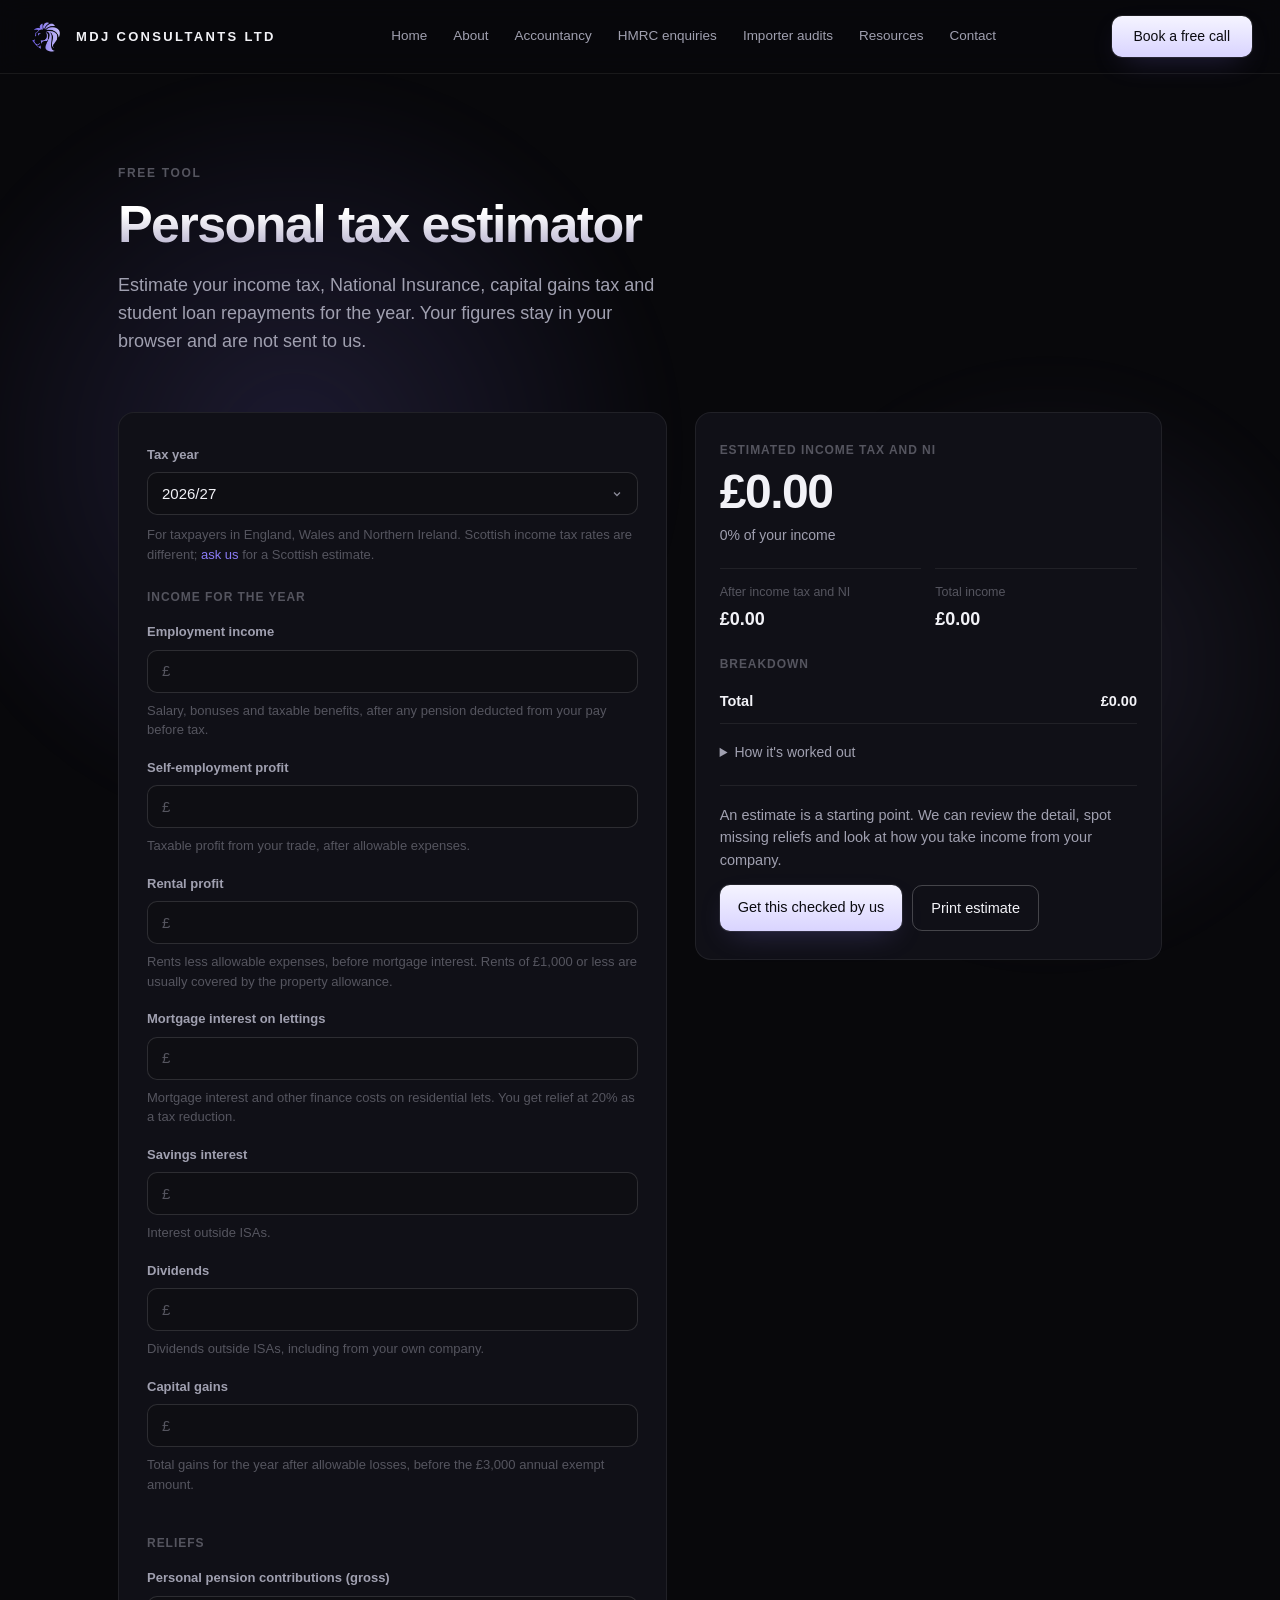
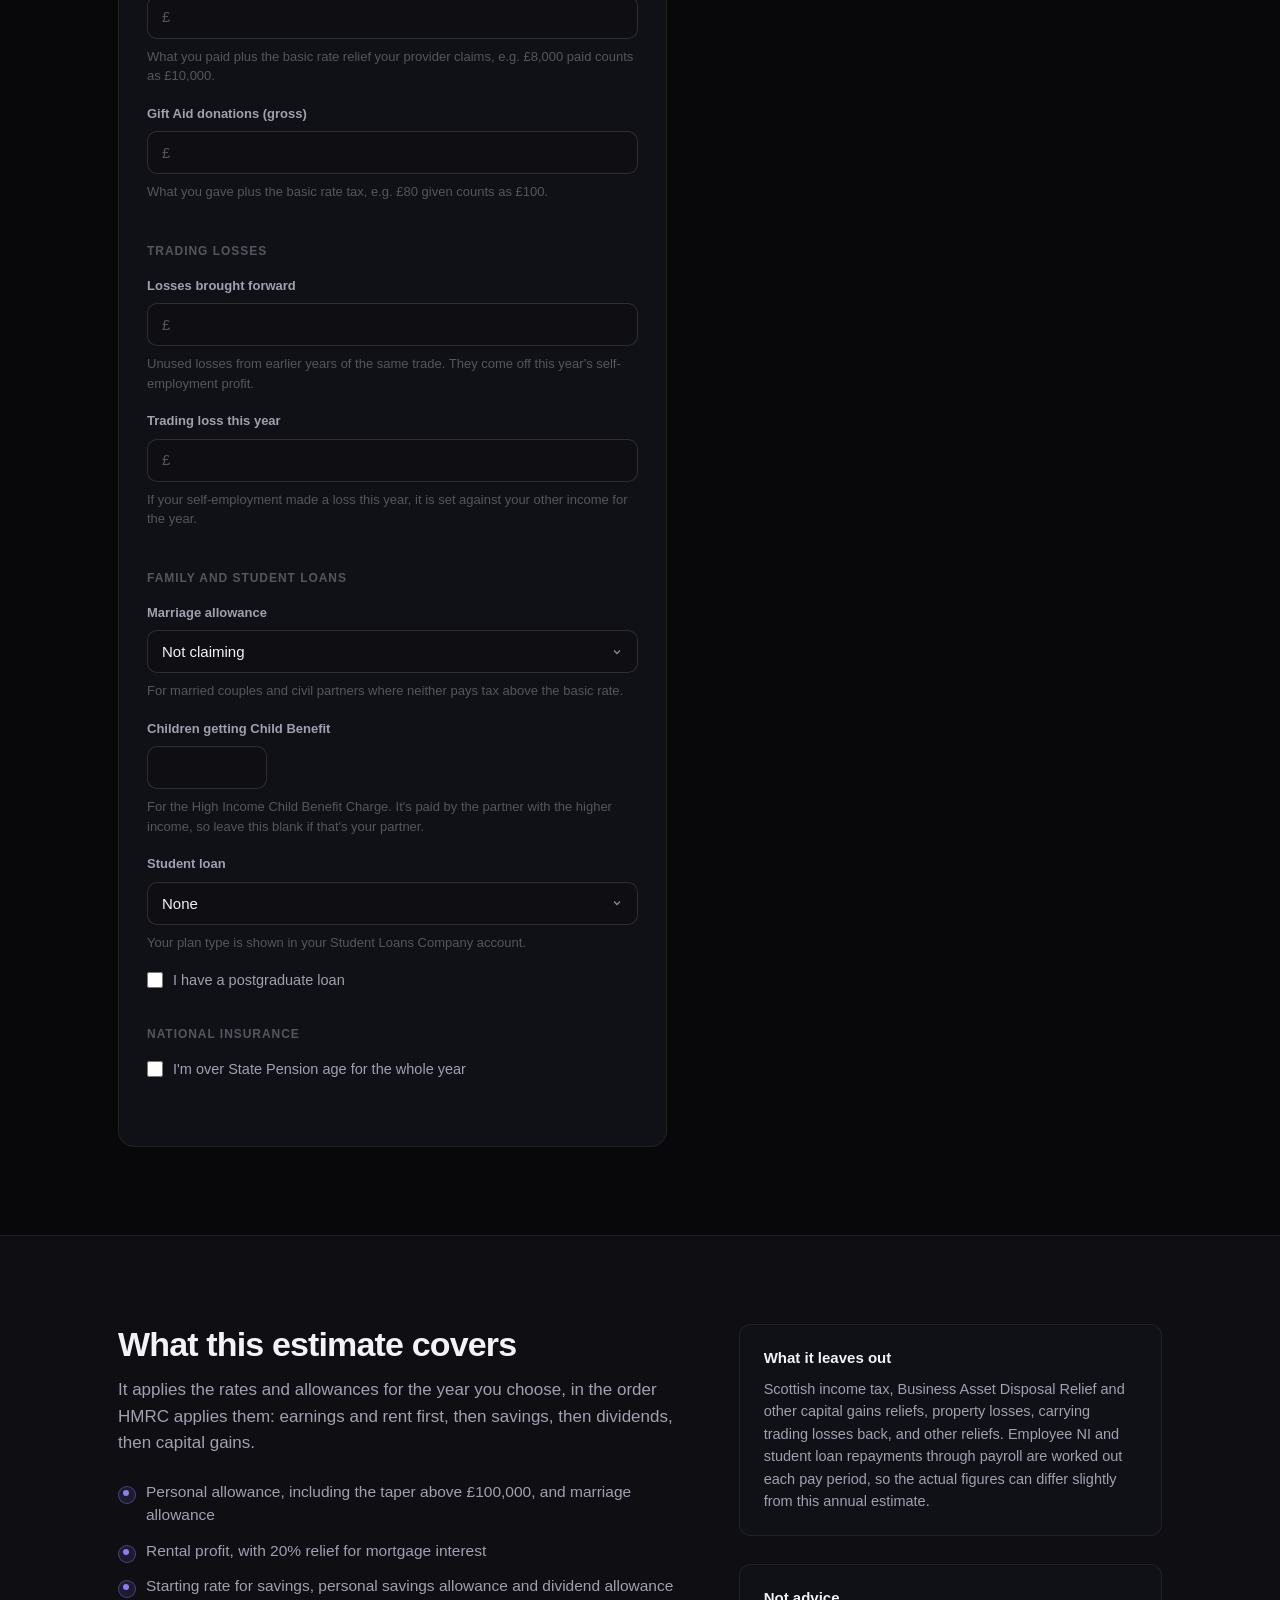
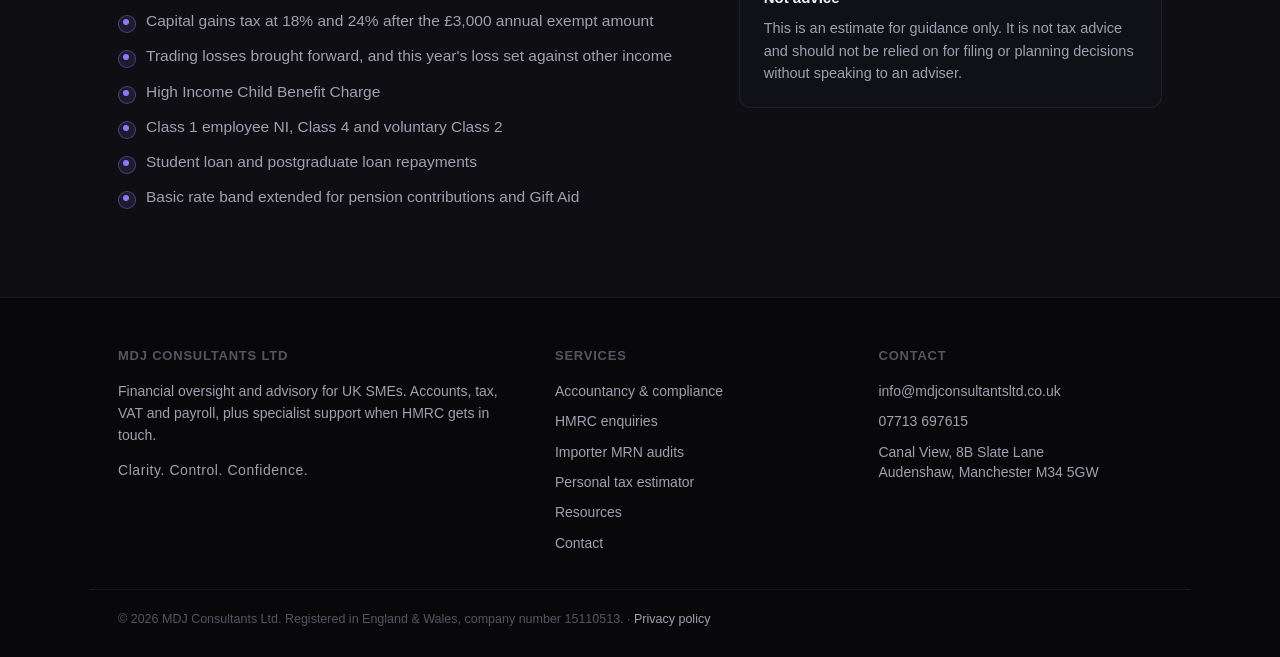
<file: tax-estimator.html>
<!DOCTYPE html>
<html lang="en-GB">
<head>
    <meta charset="UTF-8">
    <meta name="viewport" content="width=device-width, initial-scale=1.0">
    <title>Personal tax estimator | MDJ Consultants</title>
    <meta name="description" content="Estimate income tax, National Insurance, capital gains tax and student loan repayments for England, Wales and Northern Ireland. Covers rental income, losses, marriage allowance and the Child Benefit charge. Figures stay in your browser.">
    <link rel="canonical" href="https://www.mdjconsultantsltd.co.uk/tax-estimator.html">
    <link rel="icon" type="image/png" href="logo.png">
    <link rel="stylesheet" href="styles.css">
</head>
<body>

    <nav class="nav">
        <a href="index.html" class="wordmark-group">
            <img src="logo.png" alt="" />
            <span class="wordmark">MDJ Consultants Ltd</span>
        </a>

        <div class="nav-links" id="site-menu">
            <a href="index.html">Home</a>
            <a href="about.html">About</a>
            <a href="accountancy-services.html">Accountancy</a>
            <a href="hmrc-investigations.html">HMRC enquiries</a>
            <a href="importer-mrn-audits.html">Importer audits</a>
            <a href="resources.html">Resources</a>
            <a href="contact.html">Contact</a>
        </div>

        <a href="contact.html" class="btn nav-cta" style="padding: 10px 22px; font-size: 14px;">Book a free call</a>
        <button class="nav-toggle" type="button" aria-expanded="false" aria-controls="site-menu">Menu</button>
    </nav>

    <section class="hero hero-lp" style="padding-bottom: 24px;">
        <div class="hero-content">
            <div class="eyebrow">Free tool</div>
            <h1>Personal tax estimator</h1>
            <p class="hero-sub" style="margin-bottom: 0;">Estimate your income tax, National Insurance, capital gains tax and student loan repayments for the year. Your figures stay in your browser and are not sent to us.</p>
        </div>
    </section>

    <section class="section" style="padding-top: 32px;">
        <noscript><div class="notice" style="margin-top: 0;"><h3>JavaScript is needed</h3><p>The estimator runs in your browser. Please enable JavaScript, or <a href="contact.html">ask us</a> for an estimate.</p></div></noscript>

        <div class="estimator" data-estimator>
            <form class="form-panel estimator-form" data-estimator-form novalidate>
                <div class="field">
                    <label for="taxYear">Tax year</label>
                    <select id="taxYear" name="taxYear" data-tax-year></select>
                </div>
                <p class="field-hint" style="margin: -8px 0 24px;">For taxpayers in England, Wales and Northern Ireland. Scottish income tax rates are different; <a href="contact.html">ask us</a> for a Scottish estimate.</p>

                <fieldset>
                    <legend>Income for the year</legend>
                    <div class="field">
                        <label for="employment">Employment income</label>
                        <div class="money"><span aria-hidden="true">£</span><input id="employment" name="employment" type="text" inputmode="decimal" autocomplete="off"></div>
                        <p class="field-hint">Salary, bonuses and taxable benefits, after any pension deducted from your pay before tax.</p>
                    </div>
                    <div class="field">
                        <label for="selfEmployment">Self-employment profit</label>
                        <div class="money"><span aria-hidden="true">£</span><input id="selfEmployment" name="selfEmployment" type="text" inputmode="decimal" autocomplete="off"></div>
                        <p class="field-hint">Taxable profit from your trade, after allowable expenses.</p>
                    </div>
                    <div class="field">
                        <label for="rental">Rental profit</label>
                        <div class="money"><span aria-hidden="true">£</span><input id="rental" name="rental" type="text" inputmode="decimal" autocomplete="off"></div>
                        <p class="field-hint">Rents less allowable expenses, before mortgage interest. Rents of £1,000 or less are usually covered by the property allowance.</p>
                    </div>
                    <div class="field">
                        <label for="financeCosts">Mortgage interest on lettings</label>
                        <div class="money"><span aria-hidden="true">£</span><input id="financeCosts" name="financeCosts" type="text" inputmode="decimal" autocomplete="off"></div>
                        <p class="field-hint">Mortgage interest and other finance costs on residential lets. You get relief at 20% as a tax reduction.</p>
                    </div>
                    <div class="field">
                        <label for="savings">Savings interest</label>
                        <div class="money"><span aria-hidden="true">£</span><input id="savings" name="savings" type="text" inputmode="decimal" autocomplete="off"></div>
                        <p class="field-hint">Interest outside ISAs.</p>
                    </div>
                    <div class="field">
                        <label for="dividends">Dividends</label>
                        <div class="money"><span aria-hidden="true">£</span><input id="dividends" name="dividends" type="text" inputmode="decimal" autocomplete="off"></div>
                        <p class="field-hint">Dividends outside ISAs, including from your own company.</p>
                    </div>
                    <div class="field">
                        <label for="gains">Capital gains</label>
                        <div class="money"><span aria-hidden="true">£</span><input id="gains" name="gains" type="text" inputmode="decimal" autocomplete="off"></div>
                        <p class="field-hint">Total gains for the year after allowable losses, before the £3,000 annual exempt amount.</p>
                    </div>
                </fieldset>

                <fieldset>
                    <legend>Reliefs</legend>
                    <div class="field">
                        <label for="pensionContributions">Personal pension contributions (gross)</label>
                        <div class="money"><span aria-hidden="true">£</span><input id="pensionContributions" name="pensionContributions" type="text" inputmode="decimal" autocomplete="off"></div>
                        <p class="field-hint">What you paid plus the basic rate relief your provider claims, e.g. £8,000 paid counts as £10,000.</p>
                    </div>
                    <div class="field">
                        <label for="giftAid">Gift Aid donations (gross)</label>
                        <div class="money"><span aria-hidden="true">£</span><input id="giftAid" name="giftAid" type="text" inputmode="decimal" autocomplete="off"></div>
                        <p class="field-hint">What you gave plus the basic rate tax, e.g. £80 given counts as £100.</p>
                    </div>
                </fieldset>

                <fieldset>
                    <legend>Trading losses</legend>
                    <div class="field">
                        <label for="lossesBroughtForward">Losses brought forward</label>
                        <div class="money"><span aria-hidden="true">£</span><input id="lossesBroughtForward" name="lossesBroughtForward" type="text" inputmode="decimal" autocomplete="off"></div>
                        <p class="field-hint">Unused losses from earlier years of the same trade. They come off this year's self-employment profit.</p>
                    </div>
                    <div class="field">
                        <label for="tradingLoss">Trading loss this year</label>
                        <div class="money"><span aria-hidden="true">£</span><input id="tradingLoss" name="tradingLoss" type="text" inputmode="decimal" autocomplete="off"></div>
                        <p class="field-hint">If your self-employment made a loss this year, it is set against your other income for the year.</p>
                    </div>
                </fieldset>

                <fieldset>
                    <legend>Family and student loans</legend>
                    <div class="field">
                        <label for="marriage">Marriage allowance</label>
                        <select id="marriage" name="marriage">
                            <option value="none">Not claiming</option>
                            <option value="transfer">I transfer £1,260 of my allowance to my partner</option>
                            <option value="receive">My partner transfers £1,260 to me</option>
                        </select>
                        <p class="field-hint">For married couples and civil partners where neither pays tax above the basic rate.</p>
                    </div>
                    <div class="field">
                        <label for="children">Children getting Child Benefit</label>
                        <input id="children" name="children" type="text" inputmode="numeric" autocomplete="off" style="max-width: 120px;">
                        <p class="field-hint">For the High Income Child Benefit Charge. It's paid by the partner with the higher income, so leave this blank if that's your partner.</p>
                    </div>
                    <div class="field">
                        <label for="studentPlan">Student loan</label>
                        <select id="studentPlan" name="studentPlan">
                            <option value="none">None</option>
                            <option value="plan1">Plan 1</option>
                            <option value="plan2">Plan 2</option>
                            <option value="plan4">Plan 4 (Scotland)</option>
                            <option value="plan5">Plan 5</option>
                        </select>
                        <p class="field-hint">Your plan type is shown in your Student Loans Company account.</p>
                    </div>
                    <label class="check"><input type="checkbox" id="postgradLoan" name="postgradLoan"> I have a postgraduate loan</label>
                </fieldset>

                <fieldset>
                    <legend>National Insurance</legend>
                    <label class="check"><input type="checkbox" id="overSpa" name="overSpa"> I'm over State Pension age for the whole year</label>
                    <label class="check" data-class2-row hidden><input type="checkbox" id="class2" name="class2"> Pay voluntary Class 2 to protect my State Pension record</label>
                </fieldset>
            </form>

            <div class="estimator-results" aria-live="polite" data-estimator-results>
                <div class="result-headline">
                    <span class="result-label" data-out="headline">Estimated income tax and NI</span>
                    <span class="result-total" data-out="totalTax">£0.00</span>
                    <span class="result-sub"><span data-out="effectiveRate">0%</span> <span data-out="rateBasis">of your income</span></span>
                </div>

                <dl class="result-grid">
                    <div><dt data-out="netLabel">After income tax and NI</dt><dd data-out="netIncome">£0.00</dd></div>
                    <div><dt data-out="incomeLabel">Total income</dt><dd data-out="totalIncome">£0.00</dd></div>
                </dl>

                <table class="breakdown">
                    <caption>Breakdown</caption>
                    <tbody data-breakdown></tbody>
                    <tfoot><tr><th scope="row">Total</th><td data-out="totalTaxFoot">£0.00</td></tr></tfoot>
                </table>

                <details class="workings">
                    <summary>How it's worked out</summary>
                    <table class="work-table" data-workings></table>
                </details>

                <div data-notices></div>
                <p class="result-error" data-error hidden></p>

                <div class="estimator-cta">
                    <p>An estimate is a starting point. We can review the detail, spot missing reliefs and look at how you take income from your company.</p>
                    <div class="estimator-actions">
                        <a href="contact.html" class="btn">Get this checked by us</a>
                        <button type="button" class="btn btn-ghost" data-print>Print estimate</button>
                    </div>
                </div>
            </div>
        </div>
    </section>

    <section class="section" style="background: var(--bg-raise); border-top: 1px solid var(--border);">
        <div class="split">
            <div>
                <div class="section-header" style="margin-bottom: 24px;">
                    <h2>What this estimate covers</h2>
                    <p>It applies the rates and allowances for the year you choose, in the order HMRC applies them: earnings and rent first, then savings, then dividends, then capital gains.</p>
                </div>
                <ul class="checklist">
                    <li>Personal allowance, including the taper above £100,000, and marriage allowance</li>
                    <li>Rental profit, with 20% relief for mortgage interest</li>
                    <li>Starting rate for savings, personal savings allowance and dividend allowance</li>
                    <li>Capital gains tax at 18% and 24% after the £3,000 annual exempt amount</li>
                    <li>Trading losses brought forward, and this year's loss set against other income</li>
                    <li>High Income Child Benefit Charge</li>
                    <li>Class 1 employee NI, Class 4 and voluntary Class 2</li>
                    <li>Student loan and postgraduate loan repayments</li>
                    <li>Basic rate band extended for pension contributions and Gift Aid</li>
                </ul>
            </div>
            <div>
                <div class="notice" style="margin-top: 0;">
                    <h3>What it leaves out</h3>
                    <p>Scottish income tax, Business Asset Disposal Relief and other capital gains reliefs, property losses, carrying trading losses back, and other reliefs. Employee NI and student loan repayments through payroll are worked out each pay period, so the actual figures can differ slightly from this annual estimate.</p>
                </div>
                <div class="notice">
                    <h3>Not advice</h3>
                    <p>This is an estimate for guidance only. It is not tax advice and should not be relied on for filing or planning decisions without speaking to an adviser.</p>
                </div>
            </div>
        </div>
    </section>

    <footer class="site-footer">
        <div class="footer-grid">
            <div>
                <h4>MDJ Consultants Ltd</h4>
                <p>Financial oversight and advisory for UK SMEs. Accounts, tax, VAT and payroll, plus specialist support when HMRC gets in touch.</p>
                <p style="margin-top: 14px; color: var(--text-dim); letter-spacing: 0.04em;">Clarity. Control. Confidence.</p>
            </div>
            <div>
                <h4>Services</h4>
                <ul>
                    <li><a href="accountancy-services.html">Accountancy &amp; compliance</a></li>
                    <li><a href="hmrc-investigations.html">HMRC enquiries</a></li>
                    <li><a href="importer-mrn-audits.html">Importer MRN audits</a></li>
                    <li><a href="tax-estimator.html">Personal tax estimator</a></li>
                    <li><a href="resources.html">Resources</a></li>
                    <li><a href="contact.html">Contact</a></li>
                </ul>
            </div>
            <div>
                <h4>Contact</h4>
                <ul>
                    <li><a href="mailto:info@mdjconsultantsltd.co.uk">info@mdjconsultantsltd.co.uk</a></li>
                    <li><a href="tel:+447713697615">07713 697615</a></li>
                    <li>Canal View, 8B Slate Lane<br />Audenshaw, Manchester M34 5GW</li>
                </ul>
            </div>
        </div>
        <div class="footer-legal">
            © <span data-year>2026</span> MDJ Consultants Ltd. Registered in England &amp; Wales, company number 15110513.
            · <a href="privacy.html">Privacy policy</a>
        </div>
    </footer>

    <article class="print-report" data-print-report>
        <header class="print-head">
            <div>
                <p class="print-brand">MDJ Consultants Ltd</p>
                <h1>Personal tax estimate</h1>
                <p class="print-meta" data-print-meta></p>
            </div>
            <img class="print-logo" src="logo.png" alt="">
        </header>

        <section class="print-summary">
            <div class="print-hero">
                <p class="print-label" data-print-label>Estimated income tax and National Insurance</p>
                <p class="print-total" data-print-total></p>
            </div>
            <dl class="print-stats">
                <div><dt data-print-stat-label="totalIncome">Total income</dt><dd data-print-stat="totalIncome"></dd></div>
                <div><dt>After deductions</dt><dd data-print-stat="netIncome"></dd></div>
                <div><dt>Effective rate</dt><dd data-print-stat="effectiveRate"></dd></div>
            </dl>
        </section>

        <div class="print-columns">
            <section>
                <h2>Your figures</h2>
                <table class="print-table" data-print-inputs></table>
            </section>
            <section>
                <h2>Tax and National Insurance</h2>
                <table class="print-table" data-print-breakdown></table>
            </section>
        </div>

        <section class="print-workings">
            <h2>How it's worked out</h2>
            <dl class="print-facts" data-print-facts></dl>
            <table class="print-table print-work" data-print-workings></table>
        </section>

        <section class="print-notes" data-print-notes-wrap>
            <h2>Notes</h2>
            <ul data-print-notes></ul>
        </section>

        <footer class="print-foot">
            <p>For taxpayers in England, Wales and Northern Ireland. This estimate leaves out Scottish income tax, Business Asset Disposal Relief and other capital gains reliefs, property losses, carrying trading losses back, and other reliefs. Employee National Insurance and payroll student loan repayments are worked out on annual figures, so payslips can differ slightly.</p>
            <p>This is an estimate for guidance only. It is not tax advice and should not be relied on for filing or planning decisions without speaking to an adviser.</p>
            <p class="print-contact">MDJ Consultants Ltd <span>·</span> info@mdjconsultantsltd.co.uk <span>·</span> 07713 697615</p>
        </footer>
    </article>

    <script src="tax-estimator.js"></script>
<script src="site.js" defer></script>
</body>
</html>
</file>
<file: styles.css>
:root {
  --bg: #08080b;
  --bg-raise: #0e0e13;
  --bg-card: #101017;
  --border: rgba(255,255,255,0.07);
  --border-strong: rgba(255,255,255,0.13);
  --text: #f2f2f7;
  --text-dim: #a0a0b0;
  --text-faint: #55555f;
  --accent: #8b7cf7;
  --accent-soft: rgba(139,124,247,0.12);
  --accent-glow: rgba(139,124,247,0.35);
  --good: #4ade80;
  --radius: 12px;
  --font: -apple-system, BlinkMacSystemFont, "Inter", "Segoe UI", Roboto, Helvetica, Arial, sans-serif;
  --mono: "SF Mono", ui-monospace, "Cascadia Code", Menlo, Consolas, monospace;
}

* { margin: 0; padding: 0; box-sizing: border-box; }

html { scroll-behavior: smooth; }

html, body { min-height: 100%; }

body {
  background: var(--bg);
  color: var(--text);
  font-family: var(--font);
  -webkit-font-smoothing: antialiased;
  overflow-x: hidden;
  line-height: 1.5;
}

body::before,
body::after {
  content: "";
  position: fixed;
  pointer-events: none;
  z-index: 0;
  border-radius: 50%;
  filter: blur(20px);
}

body::before {
  width: 62vw;
  height: 62vw;
  left: -8vw;
  top: 6vh;
  background: radial-gradient(circle, rgba(139,124,247,0.16), transparent 68%);
  animation: glow-drift 28s ease-in-out infinite alternate;
}

body::after {
  width: 48vw;
  height: 48vw;
  right: -6vw;
  bottom: -8vh;
  background: radial-gradient(circle, rgba(176,160,255,0.11), transparent 70%);
  animation: glow-drift-alt 36s ease-in-out infinite alternate;
}

@keyframes glow-drift {
  from { transform: translate3d(0, 0, 0); }
  to { transform: translate3d(16vw, 8vh, 0); }
}

@keyframes glow-drift-alt {
  from { transform: translate3d(0, 0, 0); }
  to { transform: translate3d(-12vw, -14vh, 0); }
}

@media (prefers-reduced-motion: reduce) {
  body::before,
  body::after { animation: none; }
}

a { color: var(--accent); text-decoration: none; }
a:hover { text-decoration: underline; }

/* ---------- Layout ---------- */
.container {
  width: 100%;
  max-width: 1100px;
  margin: 0 auto;
  padding: 0 28px;
  position: relative;
  z-index: 1;
}

.section {
  padding: 88px 0;
  position: relative;
  z-index: 1;
}

.section-header {
  margin-bottom: 40px;
  max-width: 640px;
}
.section-header h2 {
  font-size: clamp(26px, 3.8vw, 34px);
  font-weight: 600;
  letter-spacing: -0.025em;
  line-height: 1.2;
  margin-bottom: 12px;
}
.section-header p {
  font-size: 17px;
  color: var(--text-dim);
  line-height: 1.55;
}

.eyebrow {
  font-size: 12px;
  font-weight: 600;
  letter-spacing: 0.14em;
  text-transform: uppercase;
  color: var(--text-faint);
  margin-bottom: 14px;
}

/* ---------- Navigation ---------- */
.nav {
  display: flex;
  align-items: center;
  justify-content: space-between;
  padding: 16px 28px;
  border-bottom: 1px solid var(--border);
  backdrop-filter: blur(12px);
  background: rgba(8,8,11,0.82);
  position: sticky;
  top: 0;
  z-index: 100;
  gap: 20px;
}

.wordmark-group {
  display: flex;
  align-items: center;
  gap: 12px;
  text-decoration: none;
  color: var(--text);
  flex-shrink: 0;
}
.wordmark-group img {
  width: 36px;
  height: 36px;
  object-fit: contain;
  display: block;
}
.wordmark-group .wordmark {
  font-size: 13px;
  font-weight: 600;
  letter-spacing: 0.18em;
  text-transform: uppercase;
}

.nav-links {
  display: flex;
  align-items: center;
  gap: 26px;
}
.nav-links a {
  font-size: 13.5px;
  color: var(--text-dim);
  text-decoration: none;
  transition: color 0.2s;
}
.nav-links a:hover,
.nav-links a[aria-current="page"] {
  color: var(--text);
  text-decoration: none;
}

.nav-toggle {
  display: none;
  background: none;
  border: 1px solid var(--border-strong);
  color: var(--text-dim);
  font-size: 13px;
  padding: 8px 14px;
  border-radius: 8px;
  cursor: pointer;
  font-family: var(--font);
}

/* ---------- Buttons ---------- */
.btn {
  font-family: var(--font);
  font-size: 15px;
  font-weight: 500;
  color: #0b0b10;
  background: linear-gradient(180deg, #f5f4ff, #d9d4ff);
  border: none;
  border-radius: 10px;
  padding: 13px 26px;
  cursor: pointer;
  transition: transform 0.15s ease, box-shadow 0.25s ease, opacity 0.2s;
  box-shadow: 0 0 0 1px rgba(255,255,255,0.08), 0 10px 30px -12px var(--accent-glow);
  text-decoration: none;
  display: inline-block;
  text-align: center;
}
.btn:hover {
  transform: translateY(-1px);
  box-shadow: 0 0 0 1px rgba(255,255,255,0.14), 0 16px 40px -12px var(--accent-glow);
  text-decoration: none;
  color: #0b0b10;
}
.btn:active { transform: translateY(0); }

.btn-ghost {
  background: transparent;
  color: var(--text);
  border: 1px solid rgba(255,255,255,0.22);
  box-shadow: none;
}
.btn-ghost:hover {
  color: #fff;
  border-color: rgba(255,255,255,0.35);
  box-shadow: none;
}

/* ---------- Hero ---------- */
.hero {
  padding: 100px 0 80px;
  position: relative;
  z-index: 1;
}
.hero-lp { padding: 90px 0 70px; }

.hero-content {
  max-width: 720px;
}

.hero-badge {
  display: inline-block;
  margin-bottom: 22px;
}
.hero-badge span {
  font-size: 12px;
  font-weight: 600;
  letter-spacing: 0.08em;
  text-transform: uppercase;
  color: var(--accent);
  background: var(--accent-soft);
  border: 1px solid rgba(139,124,247,0.25);
  padding: 6px 12px;
  border-radius: 99px;
}

.hero h1 {
  font-size: clamp(34px, 5.5vw, 52px);
  font-weight: 600;
  letter-spacing: -0.03em;
  line-height: 1.08;
  margin-bottom: 20px;
  background: linear-gradient(180deg, #ffffff 30%, #b0aac9);
  -webkit-background-clip: text;
  background-clip: text;
  color: transparent;
}

.hero-sub {
  font-size: 18px;
  color: var(--text-dim);
  line-height: 1.55;
  max-width: 560px;
  margin-bottom: 32px;
}

/* ---------- Cards & notices ---------- */
.notice {
  background: var(--bg-card);
  border: 1px solid var(--border);
  border-radius: var(--radius);
  padding: 22px 24px;
  margin-top: 28px;
}
.notice h3 {
  font-size: 15px;
  font-weight: 600;
  margin-bottom: 8px;
}
.notice p {
  font-size: 14.5px;
  color: var(--text-dim);
  line-height: 1.55;
  margin: 0;
}

/* ---------- Split layout ---------- */
.split {
  display: grid;
  grid-template-columns: 1.15fr 0.85fr;
  gap: 48px;
  align-items: start;
}

/* ---------- Ledger / service lists ---------- */
.ledger {
  list-style: none;
  display: grid;
  grid-template-columns: repeat(auto-fill, minmax(300px, 1fr));
  gap: 16px;
}
.ledger li {
  background: var(--bg-card);
  border: 1px solid var(--border);
  border-radius: var(--radius);
  padding: 24px 22px;
  transition: border-color 0.2s;
}
.ledger li:hover {
  border-color: rgba(139,124,247,0.3);
}
.ledger h3 {
  font-size: 16px;
  font-weight: 600;
  margin-bottom: 8px;
}
.ledger p {
  font-size: 14.5px;
  color: var(--text-dim);
  line-height: 1.55;
  margin: 0;
}

/* ---------- Process steps ---------- */
.process {
  list-style: none;
  counter-reset: step;
  display: grid;
  gap: 14px;
}
.process li {
  display: grid;
  grid-template-columns: 48px 1fr;
  column-gap: 18px;
  row-gap: 4px;
  align-items: start;
  background: var(--bg-card);
  border: 1px solid var(--border);
  border-radius: var(--radius);
  padding: 20px 22px;
}
.process li::before {
  counter-increment: step;
  content: counter(step, decimal-leading-zero);
  grid-column: 1;
  grid-row: 1 / span 2;
  font-size: 13px;
  font-weight: 600;
  color: var(--accent);
  font-variant-numeric: tabular-nums;
  padding-top: 3px;
}
.process h3,
.process p {
  grid-column: 2;
}
.process h3 {
  font-size: 16px;
  font-weight: 600;
  margin-bottom: 0;
}
.process p {
  font-size: 14.5px;
  color: var(--text-dim);
  line-height: 1.5;
  margin: 0;
}

/* ---------- Pillars ---------- */
.pillars {
  list-style: none;
  display: grid;
  grid-template-columns: repeat(auto-fill, minmax(240px, 1fr));
  gap: 16px;
}
.pillars li {
  background: var(--bg-card);
  border: 1px solid var(--border);
  border-radius: var(--radius);
  padding: 24px 22px;
}
.pillars .num {
  display: block;
  font-size: 12px;
  font-weight: 600;
  letter-spacing: 0.08em;
  color: var(--accent);
  margin-bottom: 14px;
}
.pillars h3 {
  font-size: 16px;
  font-weight: 600;
  margin-bottom: 8px;
}
.pillars p {
  font-size: 14px;
  color: var(--text-dim);
  line-height: 1.5;
  margin: 0;
}

/* ---------- Checklist ---------- */
.checklist {
  list-style: none;
  display: flex;
  flex-direction: column;
  gap: 12px;
}
.checklist li {
  position: relative;
  padding-left: 28px;
  font-size: 15.5px;
  color: var(--text-dim);
}
.checklist li::before {
  content: "";
  position: absolute;
  left: 0;
  top: 6px;
  width: 16px;
  height: 16px;
  border-radius: 50%;
  background: var(--accent-soft);
  border: 1px solid rgba(139,124,247,0.4);
}
.checklist li::after {
  content: "";
  position: absolute;
  left: 5px;
  top: 10px;
  width: 6px;
  height: 6px;
  border-radius: 50%;
  background: var(--accent);
}

/* ---------- Details list ---------- */
.details {
  list-style: none;
  display: flex;
  flex-direction: column;
  gap: 16px;
}
.details li {
  display: flex;
  flex-direction: column;
  gap: 4px;
  font-size: 15px;
}
.details li span {
  font-size: 12px;
  font-weight: 600;
  letter-spacing: 0.06em;
  text-transform: uppercase;
  color: var(--text-faint);
}
.details a {
  color: var(--text);
  text-decoration: none;
}
.details a:hover { color: var(--accent); }

/* ---------- About text ---------- */
.about-text p {
  font-size: 16px;
  color: var(--text-dim);
  line-height: 1.65;
}

/* ---------- Legal text ---------- */
.legal-text { max-width: 720px; }
.legal-text h2 {
  font-size: 22px;
  font-weight: 600;
  letter-spacing: -0.015em;
  margin: 40px 0 12px;
}
.legal-text h2:first-child { margin-top: 0; }
.legal-text h3 {
  font-size: 16px;
  font-weight: 600;
  margin: 22px 0 8px;
}
.legal-text p,
.legal-text li {
  font-size: 16px;
  color: var(--text-dim);
  line-height: 1.65;
}
.legal-text p + p { margin-top: 12px; }
.legal-text ul { padding-left: 22px; margin: 12px 0; }
.legal-text li + li { margin-top: 8px; }
.legal-text strong { color: var(--text); font-weight: 600; }

/* ---------- Forms ---------- */
.form-panel {
  background: var(--bg-card);
  border: 1px solid var(--border);
  border-radius: 16px;
  padding: 32px 28px;
}

.field { margin-bottom: 18px; }
.field label {
  display: block;
  font-size: 13px;
  font-weight: 550;
  color: var(--text-dim);
  margin-bottom: 8px;
}
.field input,
.field textarea,
.field select {
  width: 100%;
  font-family: var(--font);
  font-size: 15px;
  color: var(--text);
  background: var(--bg-raise);
  border: 1px solid var(--border-strong);
  border-radius: 10px;
  padding: 12px 14px;
  outline: none;
  transition: border-color 0.2s, box-shadow 0.2s;
  appearance: none;
}
.field input:focus,
.field textarea:focus,
.field select:focus {
  border-color: var(--accent);
  box-shadow: 0 0 0 3px var(--accent-soft);
}
.field textarea {
  min-height: 110px;
  resize: vertical;
}
.field select {
  background-image: url("data:image/svg+xml,%3Csvg xmlns='http://www.w3.org/2000/svg' width='12' height='12' viewBox='0 0 24 24' fill='none' stroke='%238b8b98' stroke-width='2.5'%3E%3Cpath d='m6 9 6 6 6-6'/%3E%3C/svg%3E");
  background-repeat: no-repeat;
  background-position: right 14px center;
}

.consent {
  font-size: 12.5px;
  color: var(--text-faint);
  margin-top: 14px;
  line-height: 1.5;
}
.consent a { color: var(--text-dim); }

.hp { position: absolute; left: -9999px; opacity: 0; height: 0; overflow: hidden; }

.form-status {
  margin-top: 14px;
  font-size: 15px;
  line-height: 1.55;
}
.form-status-ok { color: var(--good); outline: none; }
.form-status-error { color: #f0a8a8; }
.form-status-error a { color: var(--text); text-decoration: underline; }
.form-status-info {
  margin-top: 18px;
  padding: 16px 18px;
  border: 1px solid rgba(139,124,247,0.3);
  border-radius: 10px;
  background: var(--accent-soft);
  color: var(--text);
}
.form-status-info p + p { margin-top: 8px; color: var(--text-dim); font-size: 14px; }
.form-status-info a { color: var(--text); text-decoration: underline; }
.form-copy { margin-top: 12px; font-size: 14px; padding: 9px 16px; }
.btn:disabled { opacity: 0.6; cursor: progress; transform: none; }

/* ---------- Closing CTA ---------- */
.closing {
  display: flex;
  align-items: center;
  justify-content: space-between;
  gap: 24px;
  flex-wrap: wrap;
  padding: 64px 0;
  border-top: 1px solid var(--border);
  position: relative;
  z-index: 1;
}
.closing h2 {
  font-size: clamp(24px, 3.5vw, 30px);
  font-weight: 600;
  letter-spacing: -0.02em;
}

/* ---------- Footer ---------- */
.site-footer {
  border-top: 1px solid var(--border);
  padding: 48px 0 28px;
  position: relative;
  z-index: 1;
}
.footer-grid {
  display: grid;
  grid-template-columns: 1.4fr 1fr 1fr;
  gap: 40px;
  margin-bottom: 36px;
  max-width: 1100px;
  margin-left: auto;
  margin-right: auto;
  padding: 0 28px;
}
.footer-grid h4 {
  font-size: 13px;
  font-weight: 600;
  letter-spacing: 0.06em;
  text-transform: uppercase;
  color: var(--text-faint);
  margin-bottom: 16px;
}
.footer-grid p {
  font-size: 14px;
  color: var(--text-dim);
  line-height: 1.55;
}
.footer-grid ul {
  list-style: none;
  display: flex;
  flex-direction: column;
  gap: 10px;
}
.footer-grid ul a {
  font-size: 14px;
  color: var(--text-dim);
  text-decoration: none;
}
.footer-grid ul a:hover { color: var(--text); }
.footer-grid ul li {
  font-size: 14px;
  color: var(--text-dim);
  line-height: 1.45;
}

.footer-legal {
  max-width: 1100px;
  margin: 0 auto;
  padding: 20px 28px 0;
  border-top: 1px solid var(--border);
  font-size: 12.5px;
  color: var(--text-faint);
}
.footer-legal a {
  color: var(--text-dim);
}

/* ---------- Home-specific extras ---------- */
.services-grid {
  display: grid;
  grid-template-columns: repeat(auto-fill, minmax(260px, 1fr));
  gap: 16px;
}
.service-card {
  background: var(--bg-card);
  border: 1px solid var(--border);
  border-radius: var(--radius);
  padding: 26px 22px;
  transition: border-color 0.2s, transform 0.2s;
}
.service-card:hover {
  border-color: rgba(139,124,247,0.35);
  transform: translateY(-2px);
}
.service-card .icon {
  width: 40px;
  height: 40px;
  border-radius: 10px;
  background: var(--accent-soft);
  border: 1px solid rgba(139,124,247,0.25);
  display: flex;
  align-items: center;
  justify-content: center;
  margin-bottom: 18px;
  color: var(--accent);
}
.service-card h3 {
  font-size: 16.5px;
  font-weight: 600;
  margin-bottom: 8px;
}
.service-card p {
  font-size: 14.5px;
  color: var(--text-dim);
  line-height: 1.5;
  margin: 0;
}

.hero-meta {
  display: flex;
  flex-wrap: wrap;
  gap: 32px;
  margin-top: 48px;
  padding-top: 28px;
  border-top: 1px solid var(--border);
}
.hero-meta-item strong {
  display: block;
  font-size: 22px;
  font-weight: 600;
  letter-spacing: -0.02em;
  margin-bottom: 2px;
}
.hero-meta-item {
  font-size: 13.5px;
  color: var(--text-dim);
}

/* Inner pages place content directly in the section, without the .container
   used on the home and contact pages. Match that column: a 1100px box with
   28px of side padding, and at least 28px when the window is narrower. */
.hero:not(:has(> .container)),
.section:not(:has(> .container)),
body > .closing {
  padding-left: max(28px, calc((100% - 1044px) / 2));
  padding-right: max(28px, calc((100% - 1044px) / 2));
}

/* ---------- Tax estimator ---------- */
.estimator {
  display: grid;
  grid-template-columns: minmax(0, 1.08fr) minmax(280px, 0.92fr);
  gap: 28px;
  align-items: start;
}
.estimator fieldset {
  border: 0;
  margin: 8px 0 22px;
  padding: 0;
}
.estimator legend {
  font-size: 12px;
  font-weight: 600;
  letter-spacing: 0.08em;
  text-transform: uppercase;
  color: var(--text-faint);
  margin-bottom: 16px;
}
.field-hint {
  font-size: 13px;
  color: var(--text-faint);
  line-height: 1.5;
  margin-top: 8px;
}
.money {
  display: flex;
  align-items: center;
  background: var(--bg-raise);
  border: 1px solid var(--border-strong);
  border-radius: 10px;
}
.money span {
  padding-left: 14px;
  color: var(--text-faint);
  font-size: 15px;
}
.money input {
  border: 0;
  background: transparent;
  box-shadow: none;
}
.money:focus-within {
  border-color: var(--accent);
  box-shadow: 0 0 0 3px var(--accent-soft);
}
.money input[aria-invalid="true"] { color: #f0a8a8; }
.check {
  display: flex;
  gap: 10px;
  align-items: flex-start;
  font-size: 14.5px;
  color: var(--text-dim);
  margin: 0 0 12px;
  line-height: 1.45;
}
.check input {
  width: 16px;
  height: 16px;
  margin-top: 2px;
  accent-color: var(--accent);
  flex: none;
}
[hidden] { display: none !important; }

.estimator-results {
  position: sticky;
  top: 88px;
  background: var(--bg-card);
  border: 1px solid var(--border);
  border-radius: 16px;
  padding: 28px 24px;
}
.result-label {
  display: block;
  font-size: 12px;
  font-weight: 600;
  letter-spacing: 0.08em;
  text-transform: uppercase;
  color: var(--text-faint);
  margin-bottom: 8px;
}
.result-total {
  display: block;
  font-size: clamp(36px, 4vw, 48px);
  font-weight: 600;
  letter-spacing: -0.03em;
  line-height: 1.05;
}
.result-sub {
  display: block;
  margin-top: 8px;
  color: var(--text-dim);
  font-size: 14px;
}
.result-grid {
  display: grid;
  grid-template-columns: 1fr 1fr;
  gap: 14px;
  margin: 22px 0 0;
}
.result-grid div {
  padding-top: 14px;
  border-top: 1px solid var(--border);
}
.result-grid dt {
  font-size: 12.5px;
  color: var(--text-faint);
  margin-bottom: 4px;
}
.result-grid dd {
  font-size: 18px;
  font-weight: 600;
}
.breakdown {
  width: 100%;
  border-collapse: collapse;
  margin-top: 22px;
}
.breakdown caption {
  caption-side: top;
  text-align: left;
  font-size: 12px;
  font-weight: 600;
  letter-spacing: 0.08em;
  text-transform: uppercase;
  color: var(--text-faint);
  margin-bottom: 8px;
}
.breakdown th,
.breakdown td {
  padding: 10px 0;
  border-bottom: 1px solid var(--border);
  font-size: 14.5px;
  font-weight: 450;
  text-align: left;
  vertical-align: top;
}
.breakdown td { text-align: right; white-space: nowrap; padding-left: 16px; }
.breakdown tfoot th,
.breakdown tfoot td { font-weight: 600; color: var(--text); }
.workings { margin-top: 18px; }
.workings summary {
  cursor: pointer;
  color: var(--text-dim);
  font-size: 14px;
}
.work-table {
  width: 100%;
  border-collapse: collapse;
  margin-top: 12px;
}
.work-table th,
.work-table td {
  padding: 7px 0;
  border-bottom: 1px solid var(--border);
  font-size: 13.5px;
  font-weight: 450;
  text-align: left;
  vertical-align: baseline;
}
.work-table td {
  width: 1%;
  text-align: right;
  white-space: nowrap;
  padding-left: 12px;
  font-variant-numeric: tabular-nums;
}
.work-table thead th {
  padding-bottom: 6px;
  font-size: 11px;
  font-weight: 600;
  letter-spacing: 0.08em;
  text-transform: uppercase;
  color: var(--text-faint);
}
.work-table thead th:not(:first-child),
.work-table td { text-align: right; }
.work-table .work-group th {
  padding-top: 16px;
  padding-bottom: 4px;
  border-bottom: none;
  font-size: 11.5px;
  font-weight: 600;
  letter-spacing: 0.08em;
  text-transform: uppercase;
  color: var(--text-faint);
}
.work-table .work-context-row th { color: var(--text-dim); font-weight: 450; }
.work-table .work-context-row td { color: var(--text); }

@media (max-width: 600px) {
  .work-table thead { display: none; }
  .work-table tr:not(.work-group):not(.work-context-row) {
    display: grid;
    grid-template-columns: minmax(0, 1fr) auto;
    column-gap: 12px;
    row-gap: 2px;
    padding: 8px 0;
    border-bottom: 1px solid var(--border);
  }
  .work-table tr:not(.work-group):not(.work-context-row) > th,
  .work-table tr:not(.work-group):not(.work-context-row) > td {
    display: block;
    width: auto;
    border: none;
    padding: 0;
    white-space: normal;
  }
  .work-table tr:not(.work-group):not(.work-context-row) > th {
    grid-column: 1;
    grid-row: 1;
  }
  .work-table tr:not(.work-group):not(.work-context-row) > td:last-child {
    grid-column: 2;
    grid-row: 1;
    text-align: right;
    white-space: nowrap;
  }
  .work-table tr:not(.work-group):not(.work-context-row) > td:nth-child(2) {
    grid-column: 1 / -1;
    grid-row: 2;
    text-align: left;
    color: var(--text-dim);
    font-size: 12.5px;
  }
  .work-table tr:not(.work-group):not(.work-context-row) > td:nth-child(2)[data-rate]::after {
    content: " × " attr(data-rate);
  }
  .work-table tr:not(.work-group):not(.work-context-row) > td:nth-child(3) { display: none; }
  .work-table .work-context-row {
    display: flex;
    justify-content: space-between;
    gap: 12px;
    border-bottom: 1px solid var(--border);
  }
  .work-table .work-context-row th,
  .work-table .work-context-row td {
    display: block;
    width: auto;
    border: none;
  }
}
.result-note {
  margin-top: 12px;
  font-size: 13.5px;
  line-height: 1.5;
  color: var(--text-dim);
}
.result-error {
  margin-top: 12px;
  color: #f0a8a8;
  font-size: 14px;
}
.estimator-cta {
  margin-top: 22px;
  padding-top: 18px;
  border-top: 1px solid var(--border);
}
.estimator-cta p {
  color: var(--text-dim);
  font-size: 14.5px;
  line-height: 1.55;
  margin-bottom: 14px;
}
.estimator-actions {
  display: flex;
  flex-wrap: wrap;
  gap: 10px;
}
.estimator-actions .btn { font-size: 14.5px; padding: 12px 18px; }

.print-report { display: none; }

@media print {
  @page {
    size: A4;
    margin: 12mm 16mm 14mm;
    @bottom-left {
      content: "MDJ Consultants Ltd · Personal tax estimate";
      font-family: "Iowan Old Style", "Palatino Linotype", Palatino, Georgia, serif;
      font-size: 7.5pt;
      color: #888;
    }
    @bottom-right {
      content: "Page " counter(page) " of " counter(pages);
      font-family: "Iowan Old Style", "Palatino Linotype", Palatino, Georgia, serif;
      font-size: 7.5pt;
      color: #888;
    }
  }
  html, body {
    background: #fff !important;
    color: #1a1a1f !important;
    overflow: visible !important;
  }
  body::before,
  body::after { display: none !important; }
  body > :not(.print-report) { display: none !important; }

  .print-report {
    --ink: #1a1a1f;
    --muted: #5c5c66;
    --rule: #e3dff6;
    --accent-print: #6f5fe0;
    display: block !important;
    font-family: "Iowan Old Style", "Palatino Linotype", Palatino, Georgia, serif;
    font-size: 9.5pt;
    line-height: 1.4;
    color: var(--ink);
    font-variant-numeric: tabular-nums lining-nums;
    -webkit-print-color-adjust: exact;
    print-color-adjust: exact;
  }
  .print-report p { margin: 0; }

  /* Header */
  .print-head {
    display: flex;
    justify-content: space-between;
    align-items: flex-start;
    gap: 10mm;
    padding-bottom: 8pt;
    border-bottom: 1.5pt solid var(--accent-print);
    margin-bottom: 10pt;
  }
  .print-logo { width: 13mm; height: 13mm; object-fit: contain; flex: none; }
  .print-brand {
    font-size: 8pt;
    font-weight: 700;
    letter-spacing: 0.08em;
    text-transform: uppercase;
    color: var(--accent-print);
    margin-bottom: 3pt !important;
  }
  .print-report h1 {
    margin: 0;
    font-size: 20pt;
    font-weight: 700;
    letter-spacing: -0.01em;
    line-height: 1.1;
    background: none;
    -webkit-text-fill-color: var(--ink);
    color: var(--ink);
  }
  .print-meta { margin-top: 4pt !important; font-size: 8.5pt; color: var(--muted); }

  /* Headline figure and key stats */
  .print-summary {
    display: flex;
    align-items: stretch;
    gap: 8mm;
    background: #f6f4fe;
    border-radius: 4pt;
    padding: 8pt 12pt;
    margin-bottom: 12pt;
    break-inside: avoid;
  }
  .print-hero { flex: 1 1 auto; }
  .print-label {
    font-size: 7.5pt;
    font-weight: 700;
    letter-spacing: 0.06em;
    text-transform: uppercase;
    color: var(--muted);
    margin-bottom: 2pt !important;
  }
  .print-total {
    font-size: 26pt;
    font-weight: 700;
    letter-spacing: -0.015em;
    line-height: 1.05;
  }
  .print-stats {
    display: flex;
    flex: none;
    margin: 0;
  }
  .print-stats div {
    padding: 0 0 0 10pt;
    margin-left: 10pt;
    border-left: 0.75pt solid #d6d0f5;
    display: flex;
    flex-direction: column;
    justify-content: center;
  }
  .print-stats dt {
    font-size: 7.5pt;
    font-weight: 700;
    letter-spacing: 0.06em;
    text-transform: uppercase;
    color: var(--muted);
    margin-bottom: 2pt;
  }
  .print-stats dd { margin: 0; font-size: 12pt; font-weight: 700; white-space: nowrap; }

  /* Section headings */
  .print-report h2 {
    margin: 0 0 4pt;
    padding-bottom: 3pt;
    font-size: 8pt;
    font-weight: 700;
    letter-spacing: 0.07em;
    text-transform: uppercase;
    color: var(--accent-print);
    border-bottom: 0.75pt solid var(--accent-print);
    break-after: avoid;
  }

  .print-columns {
    display: grid;
    grid-template-columns: 1fr 1fr;
    gap: 9mm;
    margin-bottom: 12pt;
    break-inside: avoid;
  }

  /* Tables */
  .print-table {
    width: 100%;
    border-collapse: collapse;
  }
  .print-table tr { break-inside: avoid; }
  .print-table th,
  .print-table td {
    padding: 2.4pt 0;
    border-bottom: 0.5pt solid var(--rule);
    font-size: 9.5pt;
    font-weight: 400;
    text-align: left;
    vertical-align: baseline;
  }
  .print-table td {
    text-align: right;
    white-space: nowrap;
    padding-left: 8pt;
  }
  .print-table tr.print-strong th,
  .print-table tr.print-strong td {
    border-top: 0.75pt solid var(--ink);
    border-bottom: none;
    font-weight: 700;
    padding-top: 5pt;
  }
  .print-table thead th {
    font-size: 7.5pt;
    font-weight: 700;
    letter-spacing: 0.06em;
    text-transform: uppercase;
    color: var(--muted);
    border-bottom: 0.75pt solid var(--rule);
    padding-top: 0;
  }
  .print-table thead th:not(:first-child) { text-align: right; }

  /* Workings */
  .print-workings { margin-bottom: 10pt; }
  .print-facts {
    display: grid;
    grid-template-columns: repeat(auto-fit, minmax(30mm, 1fr));
    gap: 8pt;
    margin: 5pt 0 6pt;
    break-inside: avoid;
  }
  .print-facts div {
    border: 0.5pt solid var(--rule);
    border-radius: 3pt;
    padding: 4pt 7pt;
  }
  .print-facts dt { font-size: 7.5pt; color: var(--muted); }
  .print-facts dd { margin: 1pt 0 0; font-size: 10pt; font-weight: 700; }
  .print-facts span { display: block; font-size: 7.5pt; color: var(--muted); font-style: italic; }
  .print-work td { width: 1%; padding-left: 14pt; }
  .print-work td:nth-child(3) { color: var(--muted); }
  .print-table tr.work-group { break-after: avoid; }
  .print-table tr.work-group th {
    padding-top: 5pt;
    padding-bottom: 1pt;
    border-bottom: none;
    font-size: 8.5pt;
    font-weight: 700;
    font-style: italic;
    color: var(--muted);
  }

  /* Notes */
  .print-notes { margin-bottom: 10pt; break-inside: avoid; }
  .print-notes ul { margin: 4pt 0 0; padding-left: 12pt; }
  .print-notes li { font-size: 9pt; color: #333; margin-bottom: 2pt; }

  /* Footer */
  .print-foot {
    padding-top: 7pt;
    border-top: 0.5pt solid var(--rule);
    break-inside: avoid;
  }
  .print-foot p { margin: 0 0 3pt; font-size: 7.5pt; line-height: 1.45; color: var(--muted); }
  .print-contact { margin: 6pt 0 0 !important; font-size: 8.5pt !important; font-weight: 700; color: var(--ink) !important; }
  .print-contact span { color: var(--accent-print); padding: 0 3pt; }
}

/* ---------- Responsive ---------- */
@media (max-width: 900px) {
  .nav-links { display: none; }
  .nav-toggle { display: block; flex-shrink: 0; }
  .nav.nav-open .nav-links {
    display: flex;
    flex-direction: column;
    align-items: stretch;
    gap: 0;
    position: absolute;
    top: 100%;
    left: 0;
    right: 0;
    padding: 8px 28px 16px;
    background: var(--bg);
    z-index: 1;
    border-bottom: 1px solid var(--border);
  }
  .nav.nav-open .nav-links a {
    font-size: 16px;
    padding: 12px 0;
    border-bottom: 1px solid var(--border);
  }
  .nav.nav-open .nav-links a:last-child { border-bottom: none; }
  .split { grid-template-columns: 1fr; gap: 32px; }
  .estimator { grid-template-columns: 1fr; }
  .estimator-results { position: static; }
  .footer-grid { grid-template-columns: 1fr; gap: 28px; }
  .hero { padding: 80px 0 60px; }
  .section { padding: 64px 0; }
}

@media (max-width: 600px) {
  .nav { padding: 14px 18px; gap: 12px; }
  .nav .nav-cta { display: none; }
  .nav.nav-open .nav-links { padding: 4px 18px 12px; }
  .wordmark-group { flex-shrink: 1; min-width: 0; gap: 10px; }
  .wordmark-group img { flex-shrink: 0; }
  .wordmark-group .wordmark {
    letter-spacing: 0.1em;
    white-space: nowrap;
    overflow: hidden;
    text-overflow: ellipsis;
  }
  .container { padding: 0 18px; }
  .hero:not(:has(> .container)),
  .section:not(:has(> .container)),
  body > .closing {
    padding-left: 18px;
    padding-right: 18px;
  }
  .ledger { grid-template-columns: 1fr; }
  .pillars { grid-template-columns: 1fr; }
  .hero h1 { font-size: 32px; }
}

/* ---------- Splash (homepage intro) ---------- */
.splash {
  position: fixed;
  inset: 0;
  z-index: 9999;
  background: #000;
  display: flex;
  flex-direction: column;
  align-items: center;
  justify-content: center;
  transition: opacity 0.7s ease, visibility 0.7s ease;
}
.splash.splash-hidden {
  opacity: 0;
  visibility: hidden;
  pointer-events: none;
}
.splash-glow {
  position: absolute;
  width: 520px;
  height: 520px;
  border-radius: 50%;
  background: radial-gradient(circle, rgba(139,124,247,0.45) 0%, rgba(139,124,247,0.15) 40%, transparent 70%);
  filter: blur(8px);
  pointer-events: none;
}
.splash-rays {
  position: absolute;
  width: 600px;
  height: 600px;
  background: repeating-conic-gradient(
    from 0deg,
    transparent 0deg 12deg,
    rgba(180,140,255,0.18) 12deg 13deg
  );
  border-radius: 50%;
  filter: blur(2px);
  pointer-events: none;
  animation: rays-spin 40s linear infinite;
}
@keyframes rays-spin {
  to { transform: rotate(360deg); }
}
.splash-logo {
  width: 220px;
  height: 220px;
  object-fit: contain;
  position: relative;
  z-index: 1;
  filter: drop-shadow(0 0 18px rgba(139,124,247,0.8)) drop-shadow(0 0 40px rgba(139,124,247,0.5));
  animation: logo-pulse 3.5s ease-in-out infinite;
}
@keyframes logo-pulse {
  0%, 100% { filter: drop-shadow(0 0 16px rgba(139,124,247,0.7)) drop-shadow(0 0 36px rgba(139,124,247,0.4)); }
  50% { filter: drop-shadow(0 0 22px rgba(160,140,255,0.95)) drop-shadow(0 0 50px rgba(139,124,247,0.65)); }
}
.splash-text {
  margin-top: 36px;
  text-align: center;
  position: relative;
  z-index: 1;
}
.splash-name {
  font-size: 28px;
  font-weight: 500;
  letter-spacing: 0.18em;
  color: #fff;
  opacity: 0;
  animation: fade-up 0.8s ease forwards 0.6s;
}
.splash-tagline {
  margin-top: 10px;
  font-size: 16px;
  letter-spacing: 0.06em;
  color: #b8a8ff;
  opacity: 0;
  animation: fade-up 0.8s ease forwards 1.4s;
}
.splash-enter {
  margin-top: 40px;
  position: relative;
  z-index: 1;
  background: transparent;
  color: #fff;
  border: 2px solid rgba(160,140,255,0.9);
  border-radius: 999px;
  padding: 12px 48px;
  font-size: 15px;
  letter-spacing: 0.22em;
  cursor: pointer;
  opacity: 0;
  animation: fade-up 0.8s ease forwards 2.2s;
  box-shadow: 0 0 16px rgba(139,124,247,0.5), inset 0 0 12px rgba(139,124,247,0.15);
  transition: box-shadow 0.25s ease, background 0.25s ease, transform 0.2s ease;
}
.splash-enter:hover {
  background: rgba(139,124,247,0.15);
  box-shadow: 0 0 28px rgba(139,124,247,0.75), inset 0 0 16px rgba(139,124,247,0.25);
  transform: scale(1.03);
}
@keyframes fade-up {
  from { opacity: 0; transform: translateY(12px); }
  to { opacity: 1; transform: translateY(0); }
}
@media (prefers-reduced-motion: reduce) {
  .splash-rays, .splash-logo { animation: none; }
  .splash-name, .splash-tagline, .splash-enter { animation: none; opacity: 1; }
}
@media (max-width: 600px) {
  .splash-logo { width: 160px; height: 160px; }
  .splash-name { font-size: 20px; letter-spacing: 0.12em; }
  .splash-tagline { font-size: 14px; }
  .splash-enter { padding: 10px 36px; font-size: 13px; }
}
</file>
